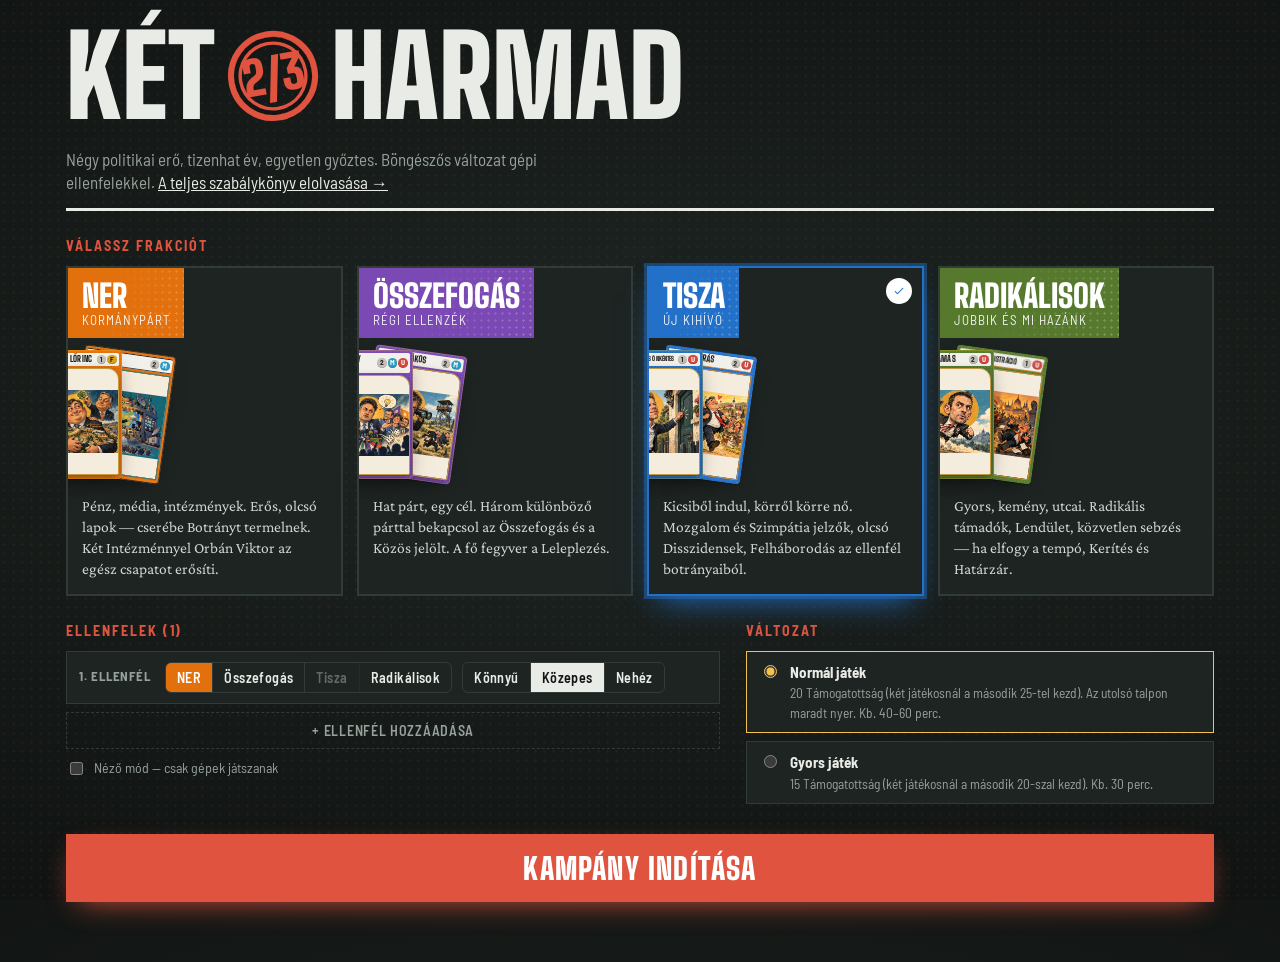
<file: game/index.html>
<!doctype html>
<html lang="hu">
<head>
<meta charset="utf-8">
<meta name="viewport" content="width=device-width,initial-scale=1">
<title>Kétharmad — játék</title>
<link rel="preconnect" href="https://fonts.googleapis.com">
<link rel="preconnect" href="https://fonts.gstatic.com" crossorigin>
<link rel="stylesheet" href="https://fonts.googleapis.com/css2?family=Big+Shoulders+Display:wght@600;800;900&family=Barlow+Semi+Condensed:wght@500;600;700&family=Crimson+Pro:ital,wght@0,400;0,600;1,400&display=swap">
<link rel="stylesheet" href="https://fonts.googleapis.com/css2?family=Material+Symbols+Outlined:opsz,wght,FILL,GRAD@48,300,0,0&display=block">
<link rel="stylesheet" href="style.css">
<link rel="stylesheet" href="art-v2.css">
</head>
<body>
<script src="cards.js"></script>
<script src="art.js"></script>
<script src="art-v2.js"></script>
<script src="engine.js"></script>
<script src="ai.js"></script>
<script src="ui.js"></script>
</body>
</html>
</file>
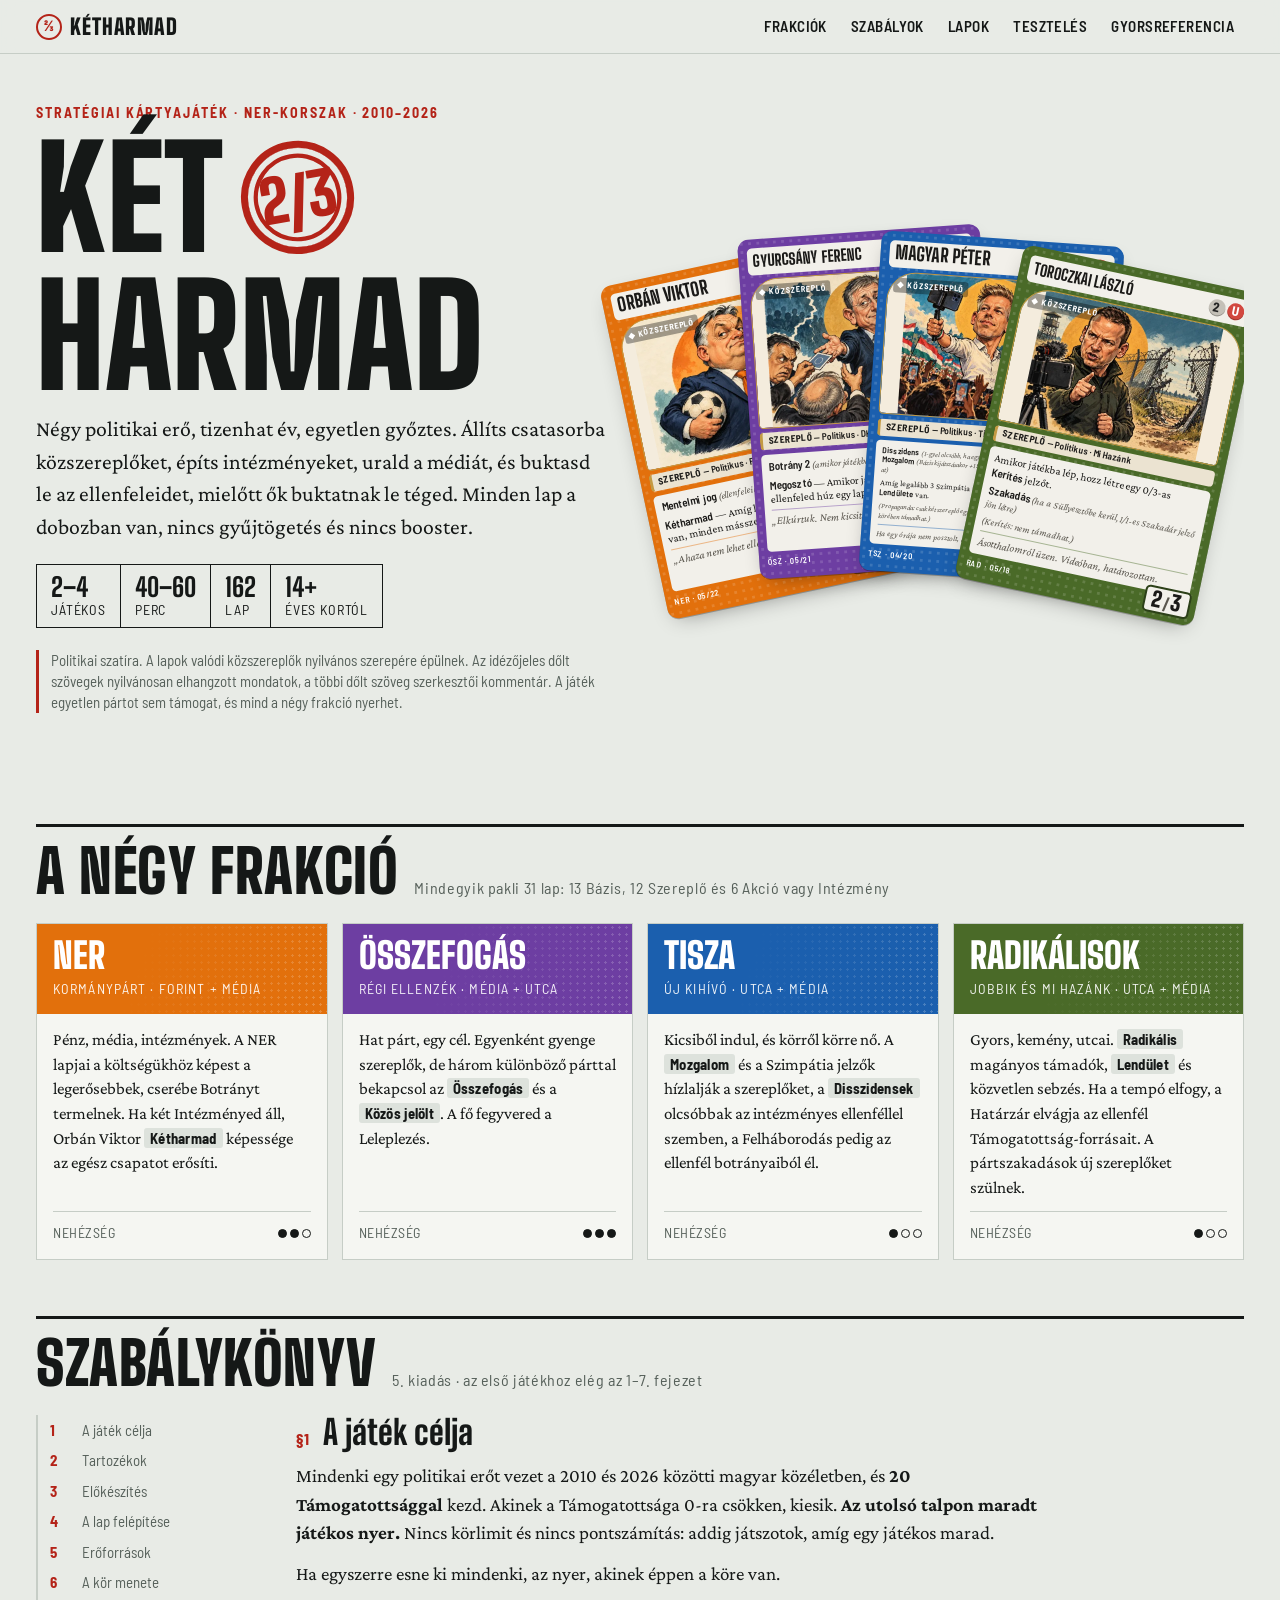
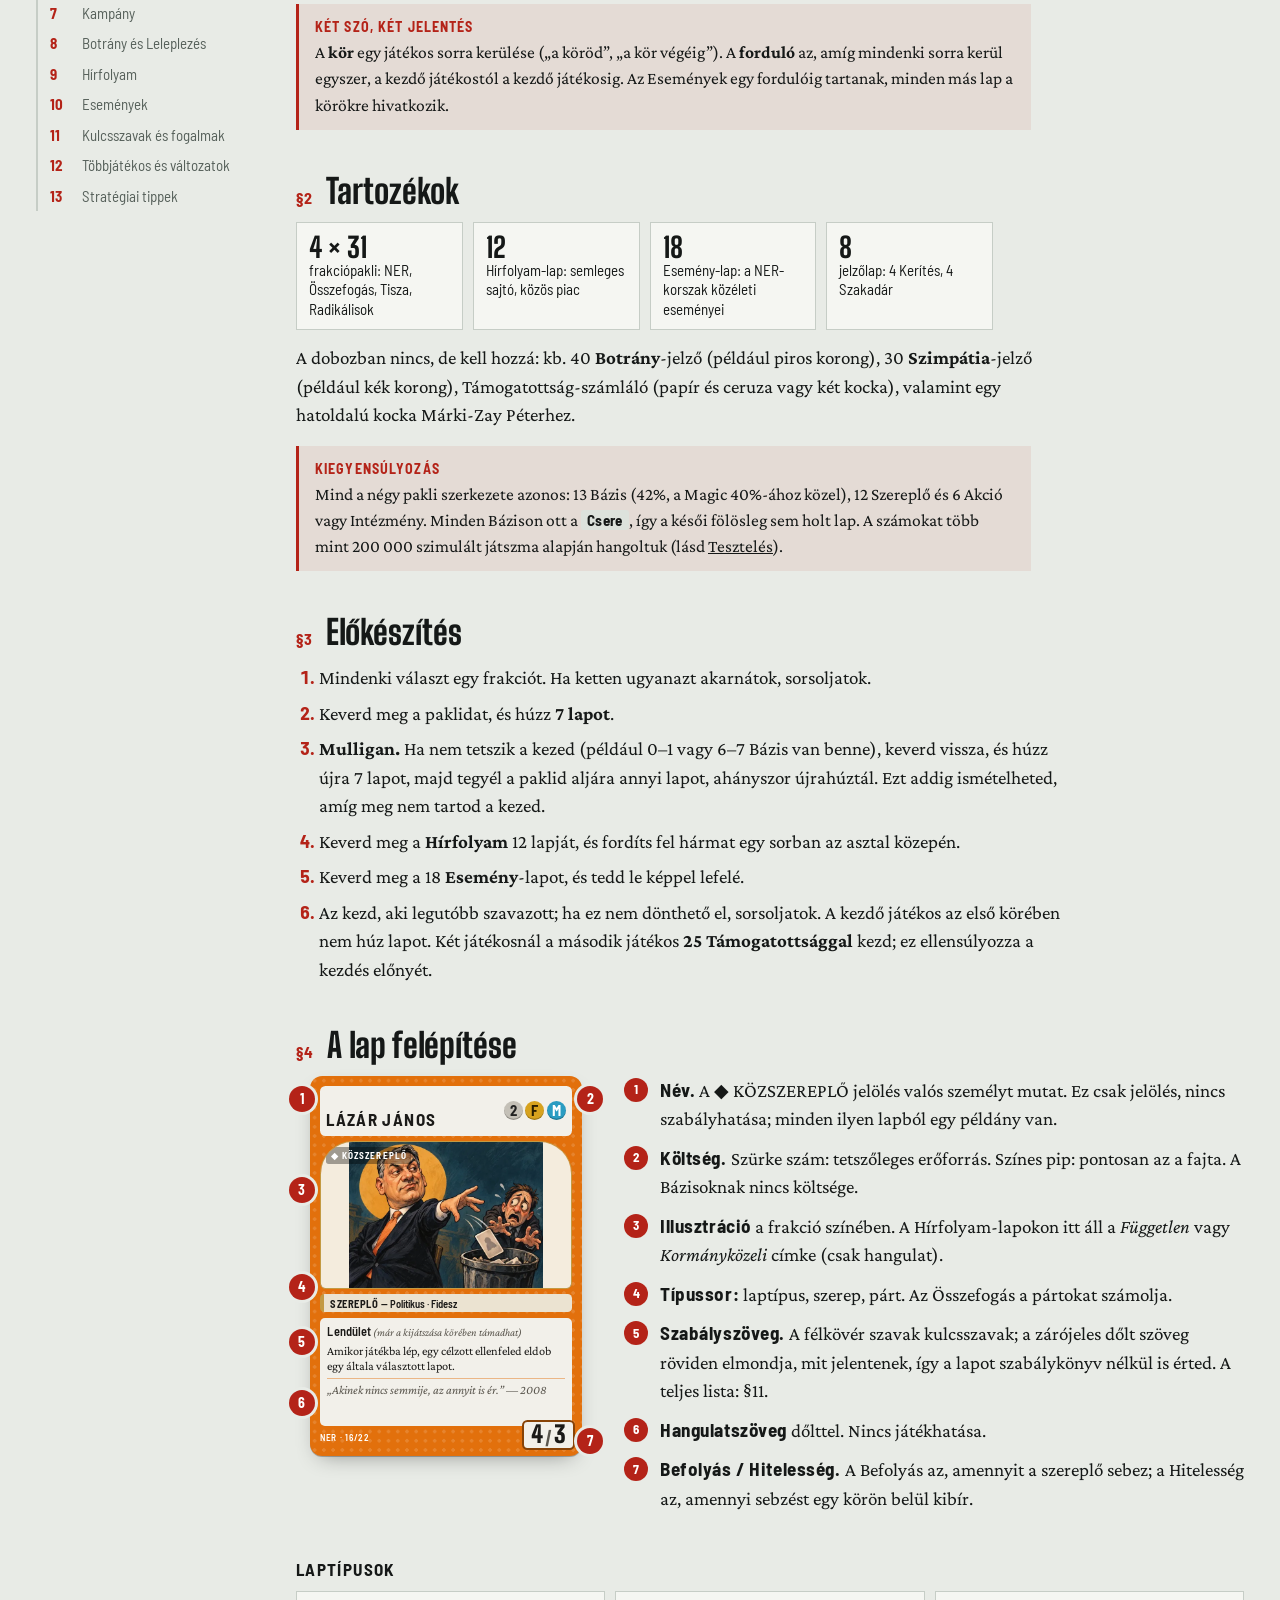
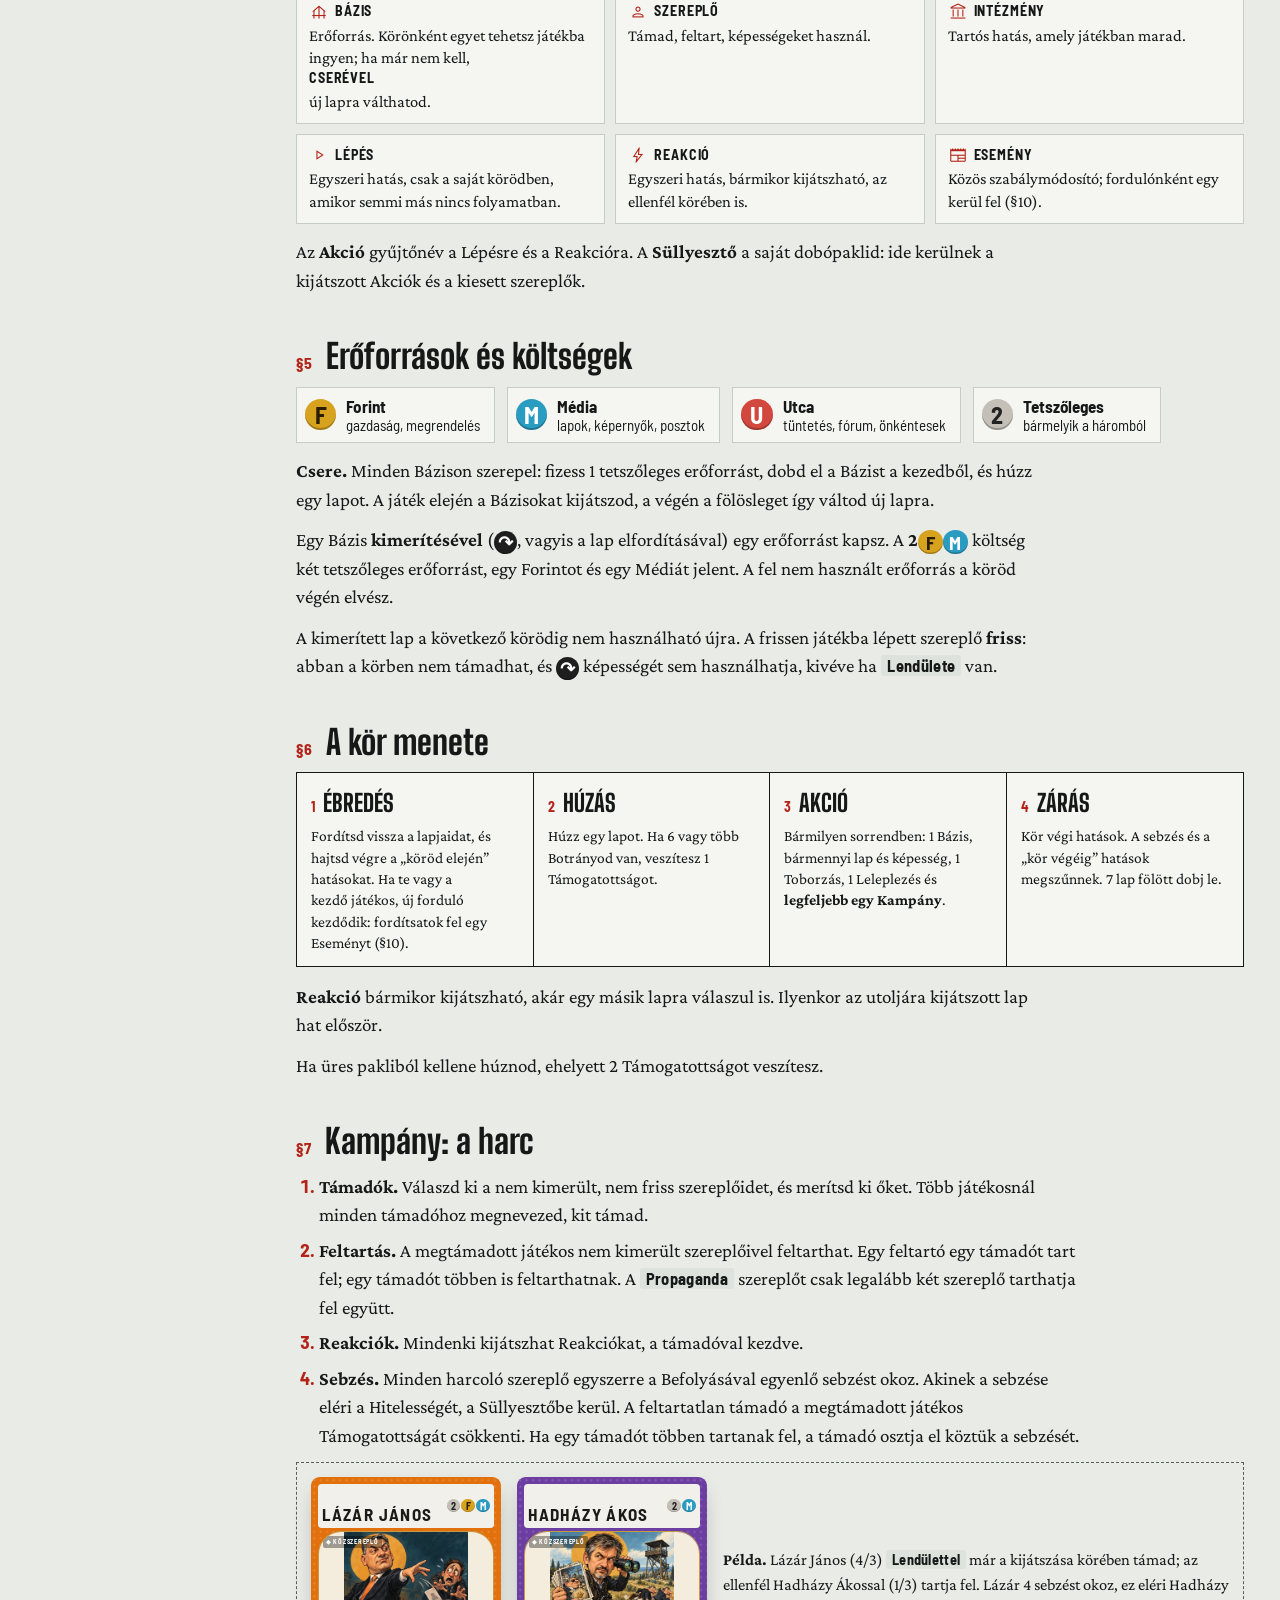
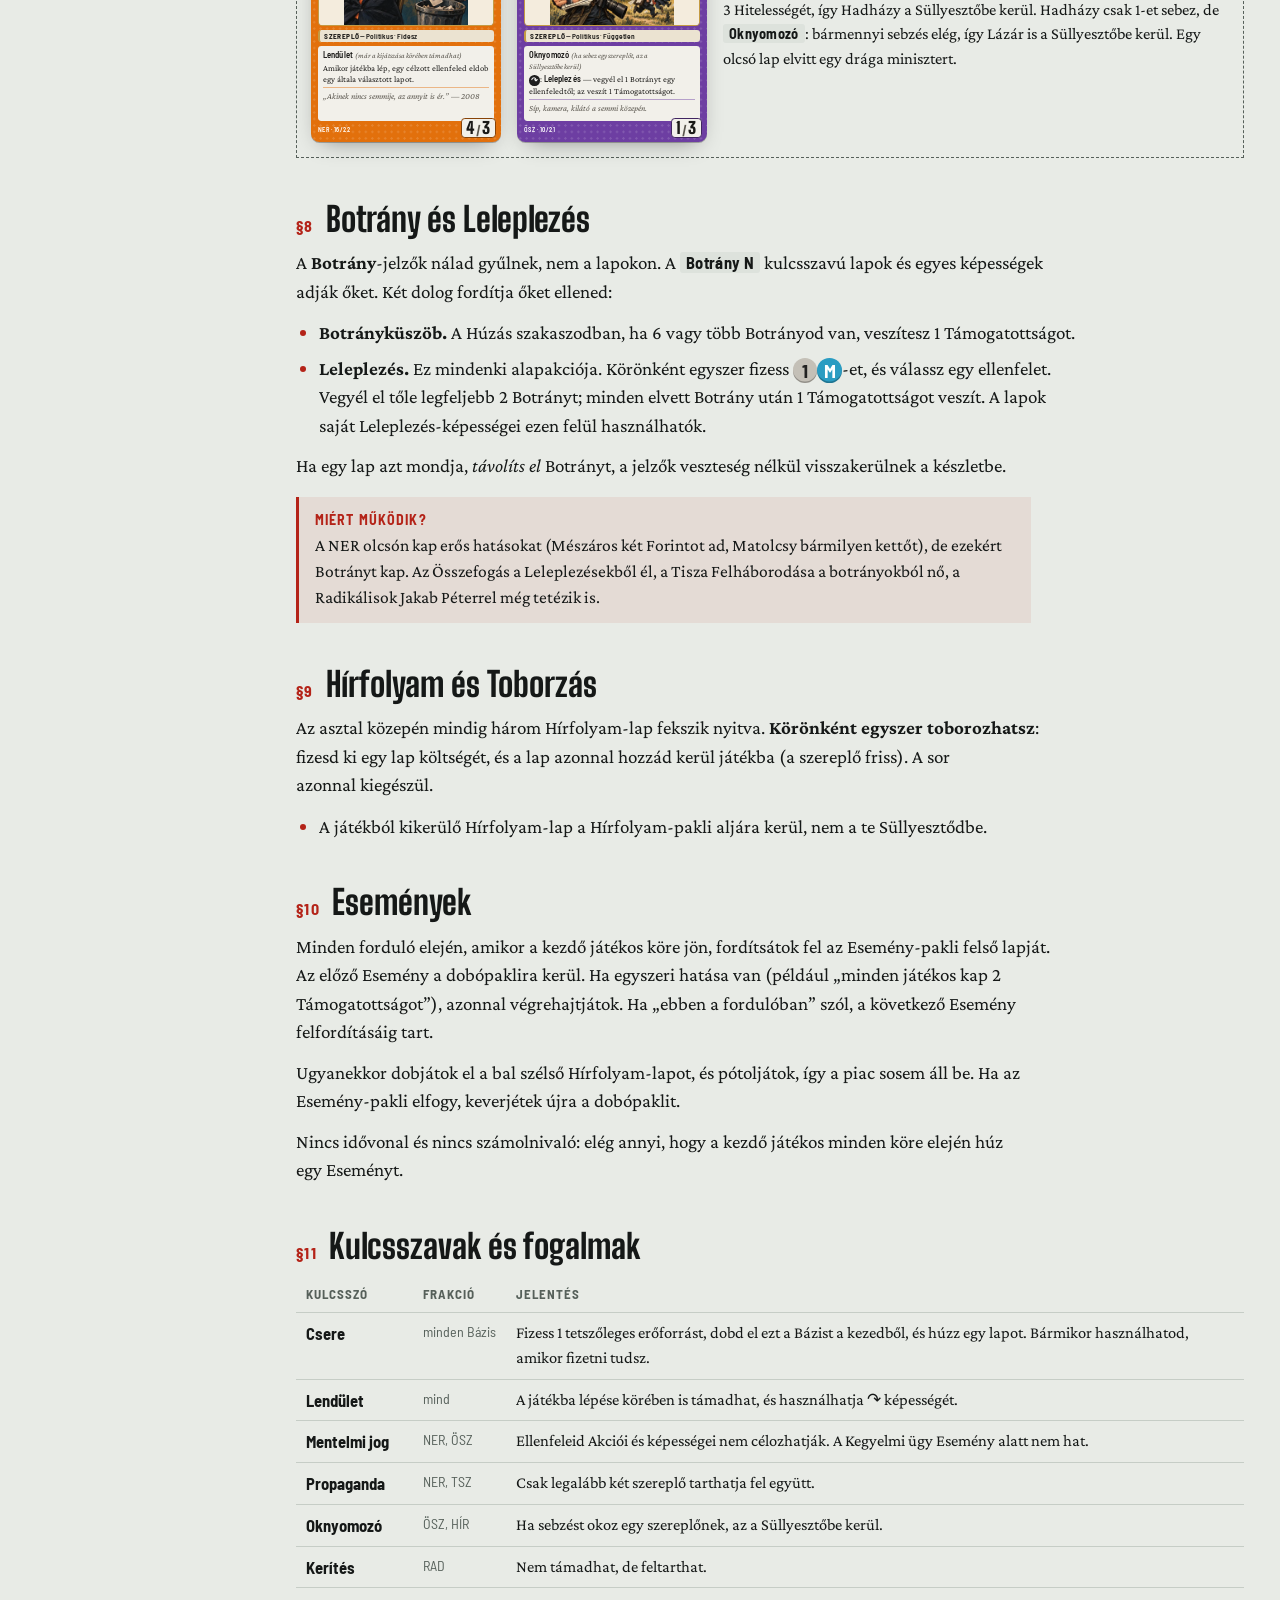
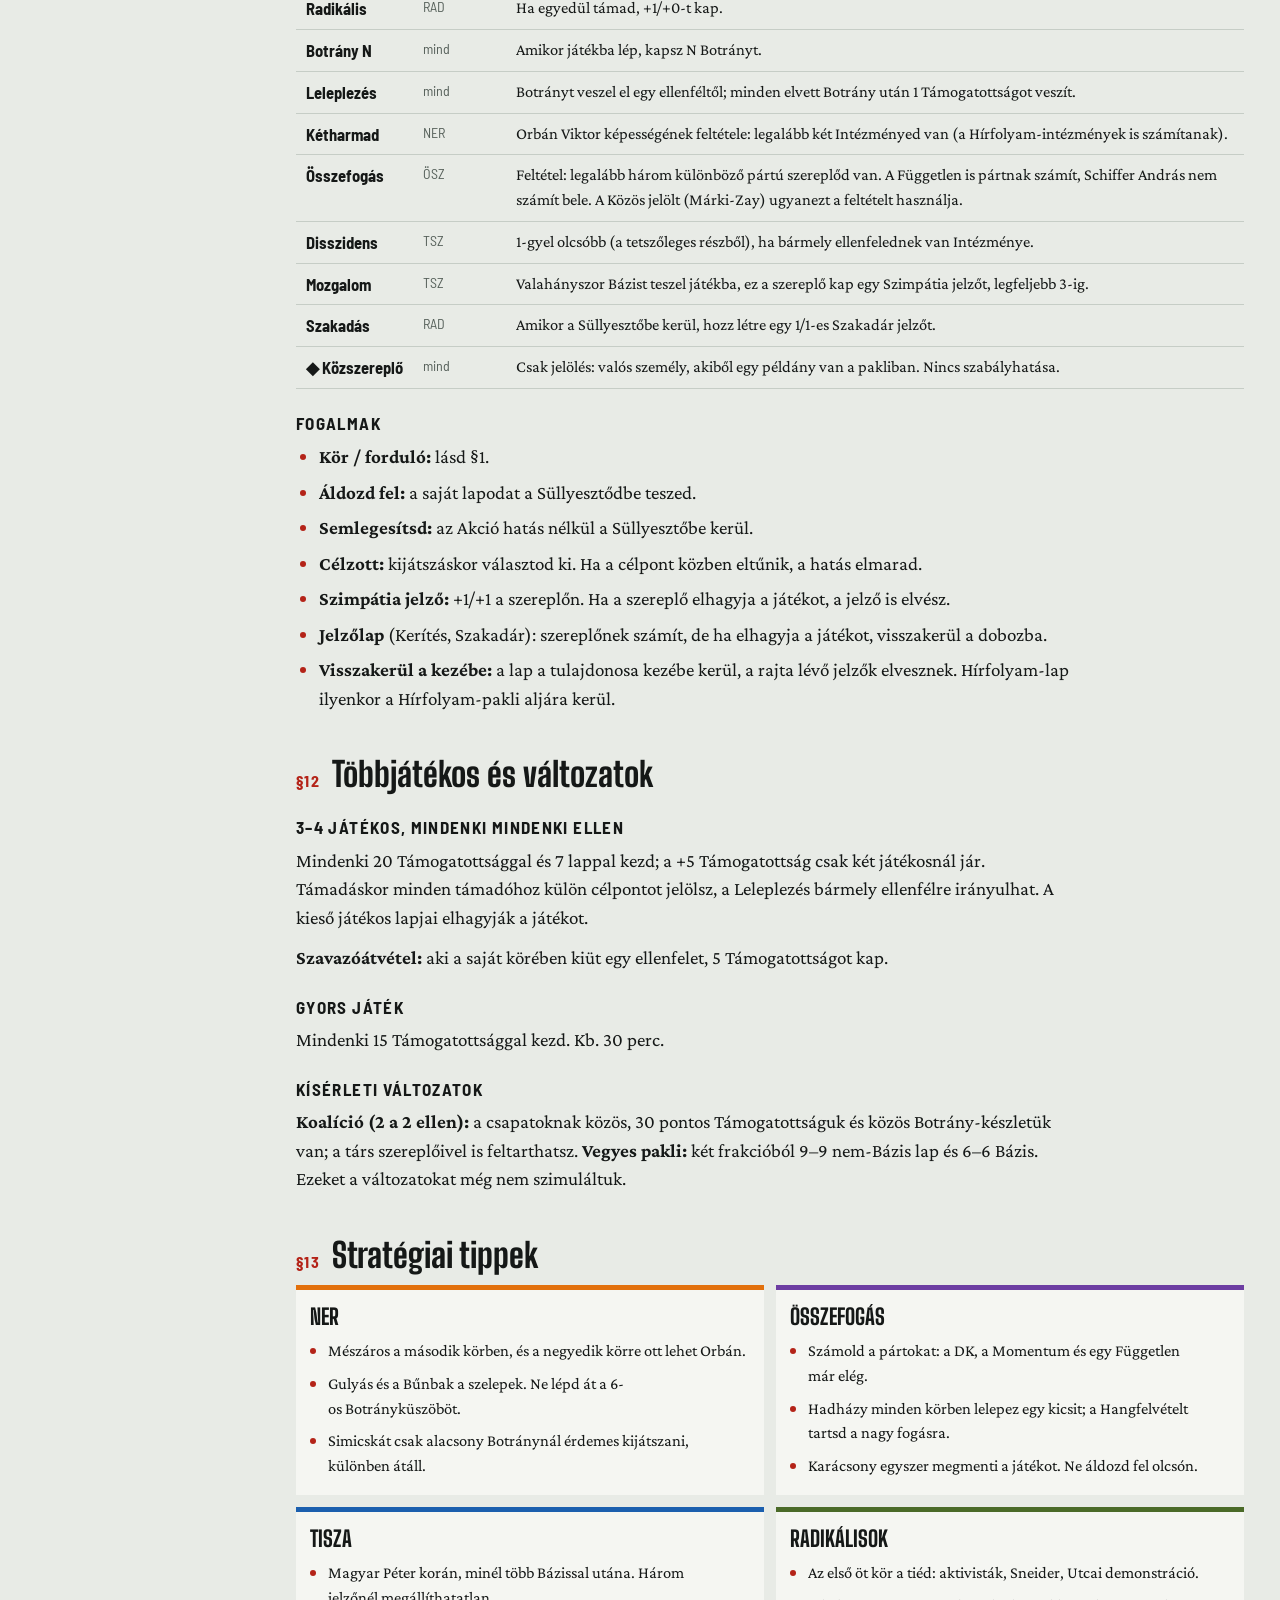
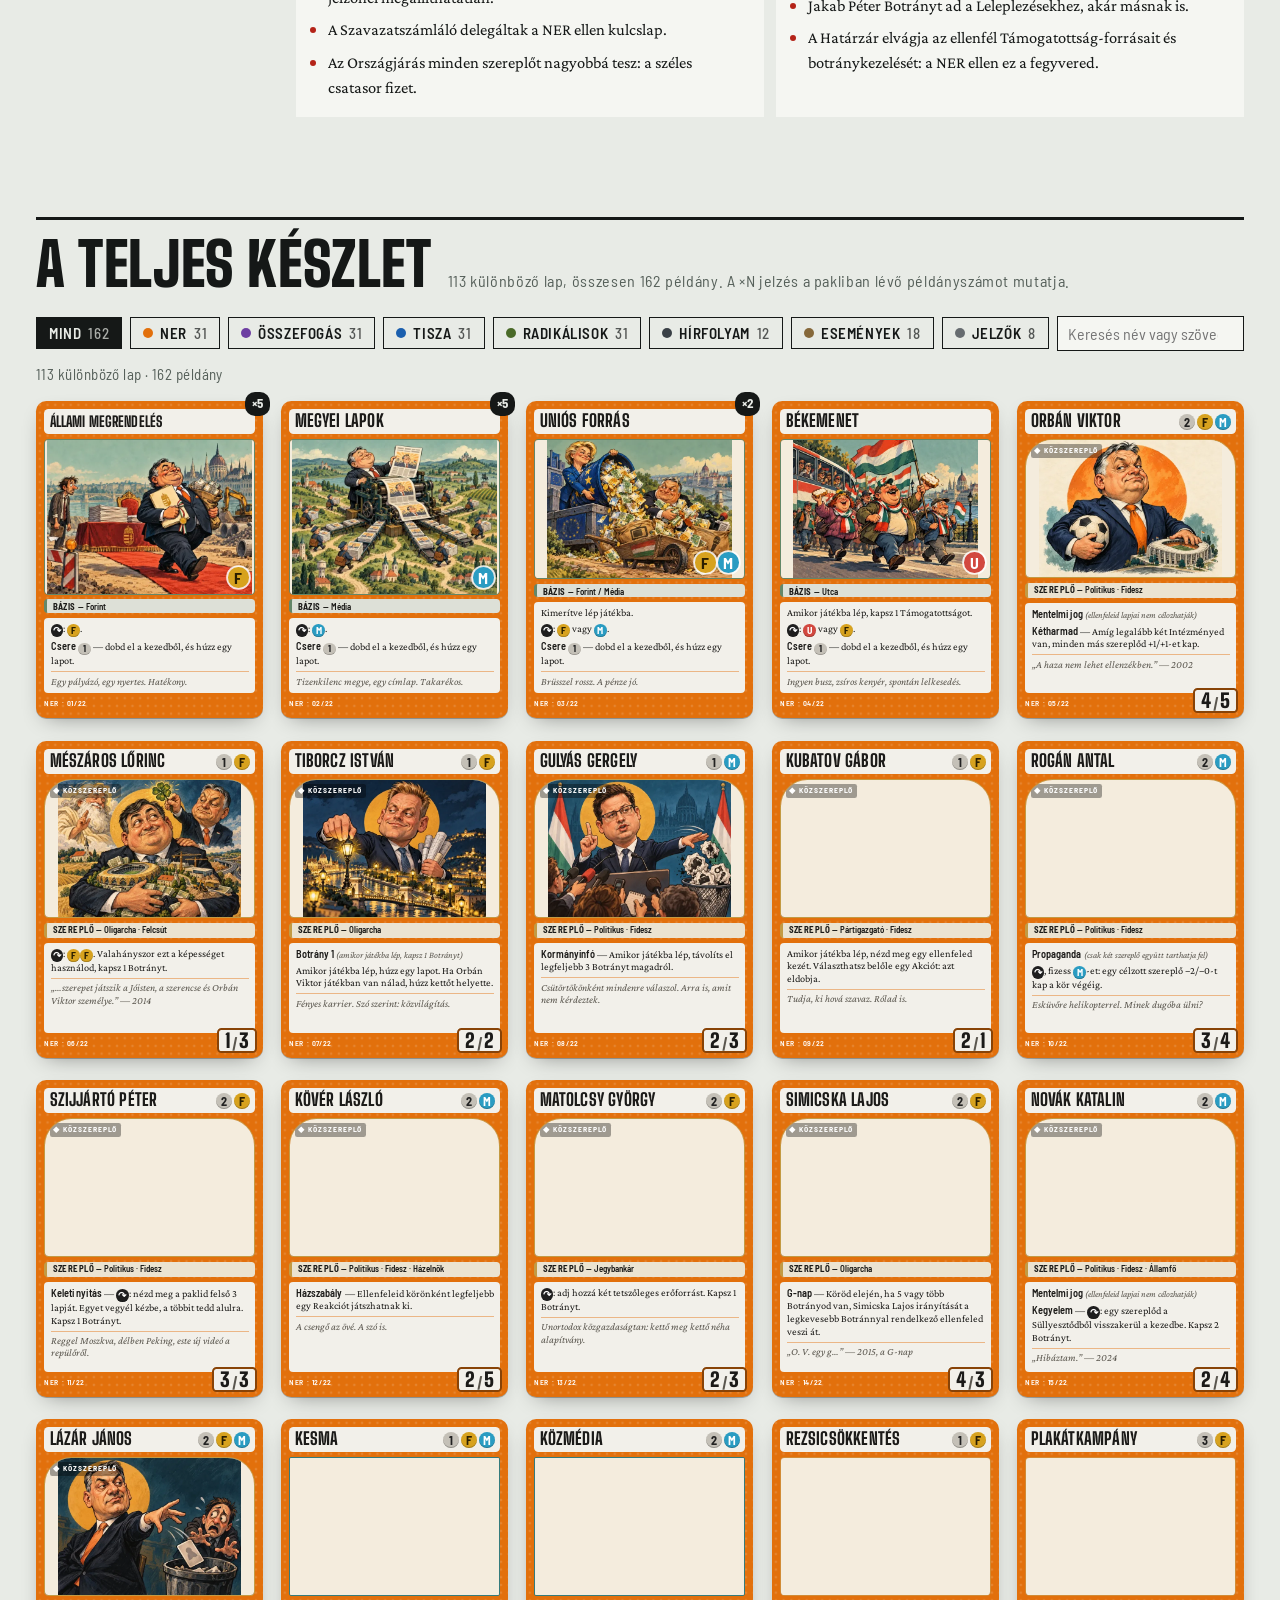
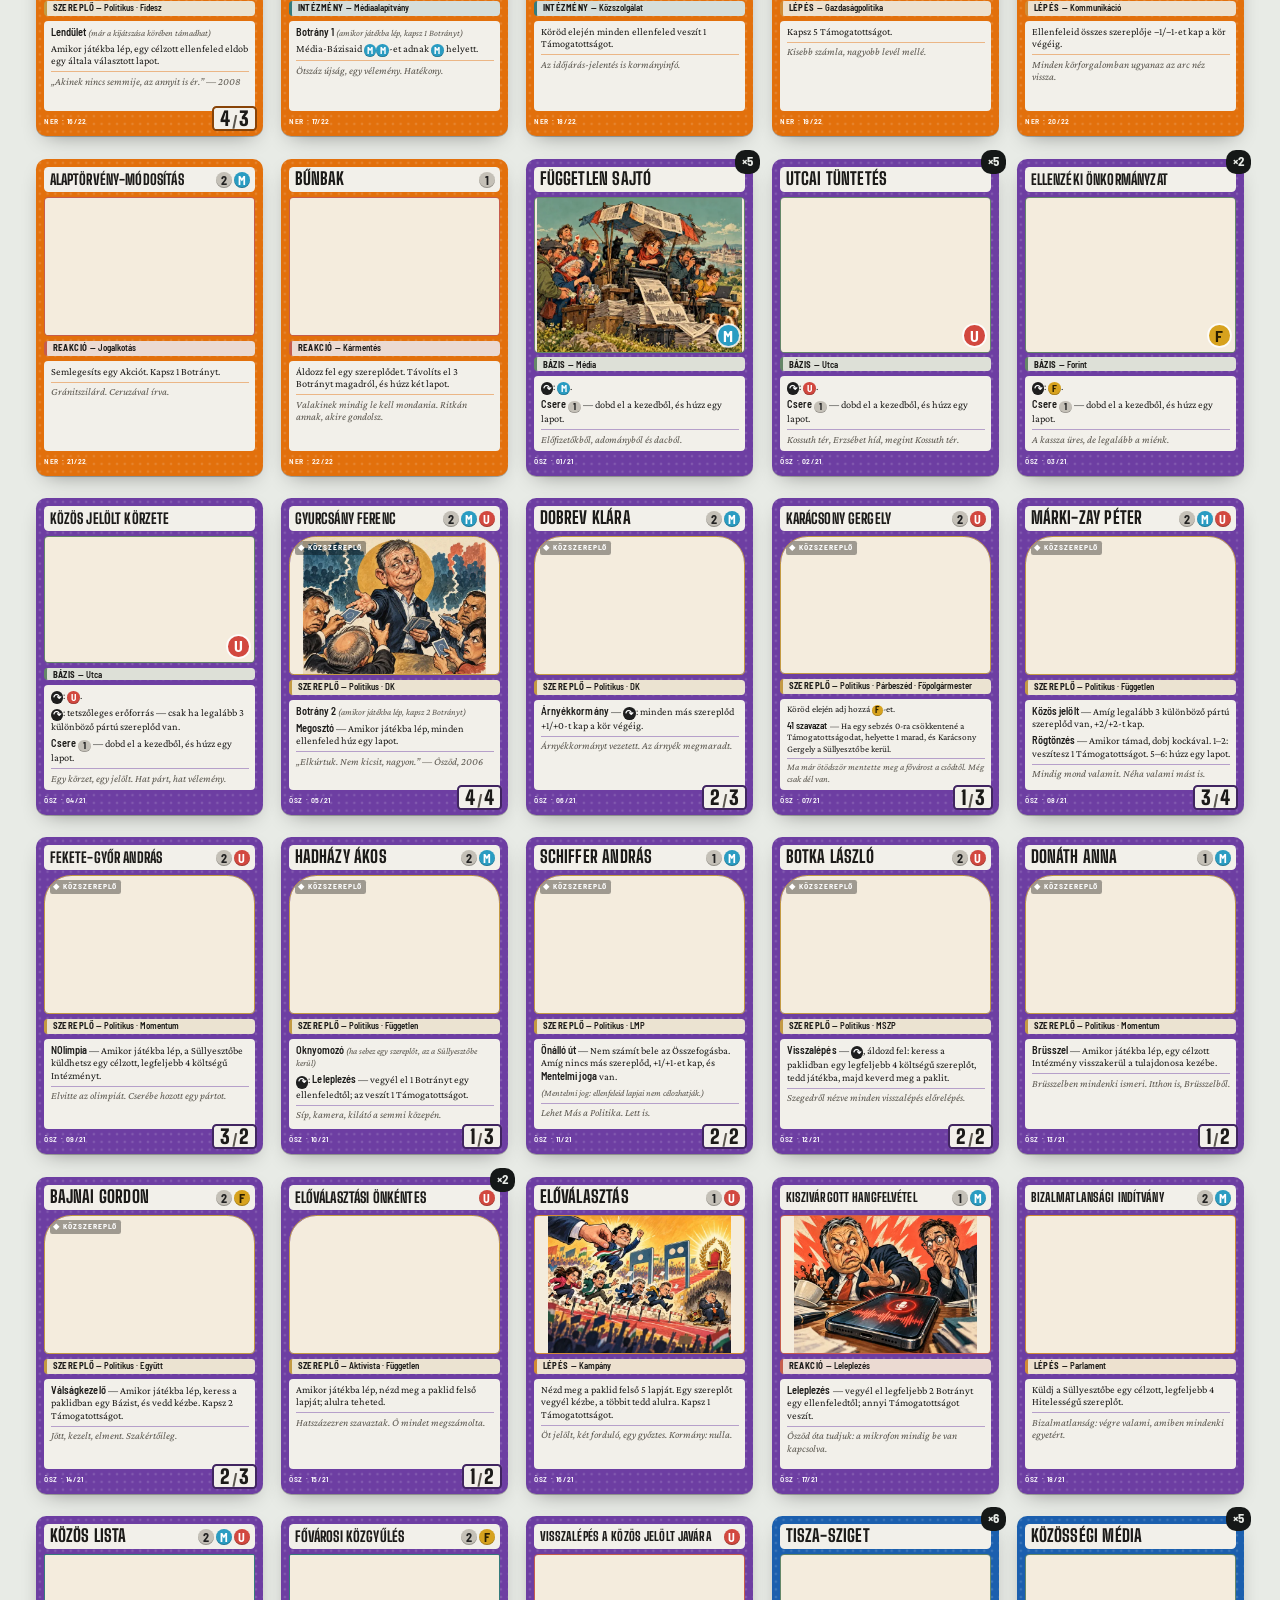
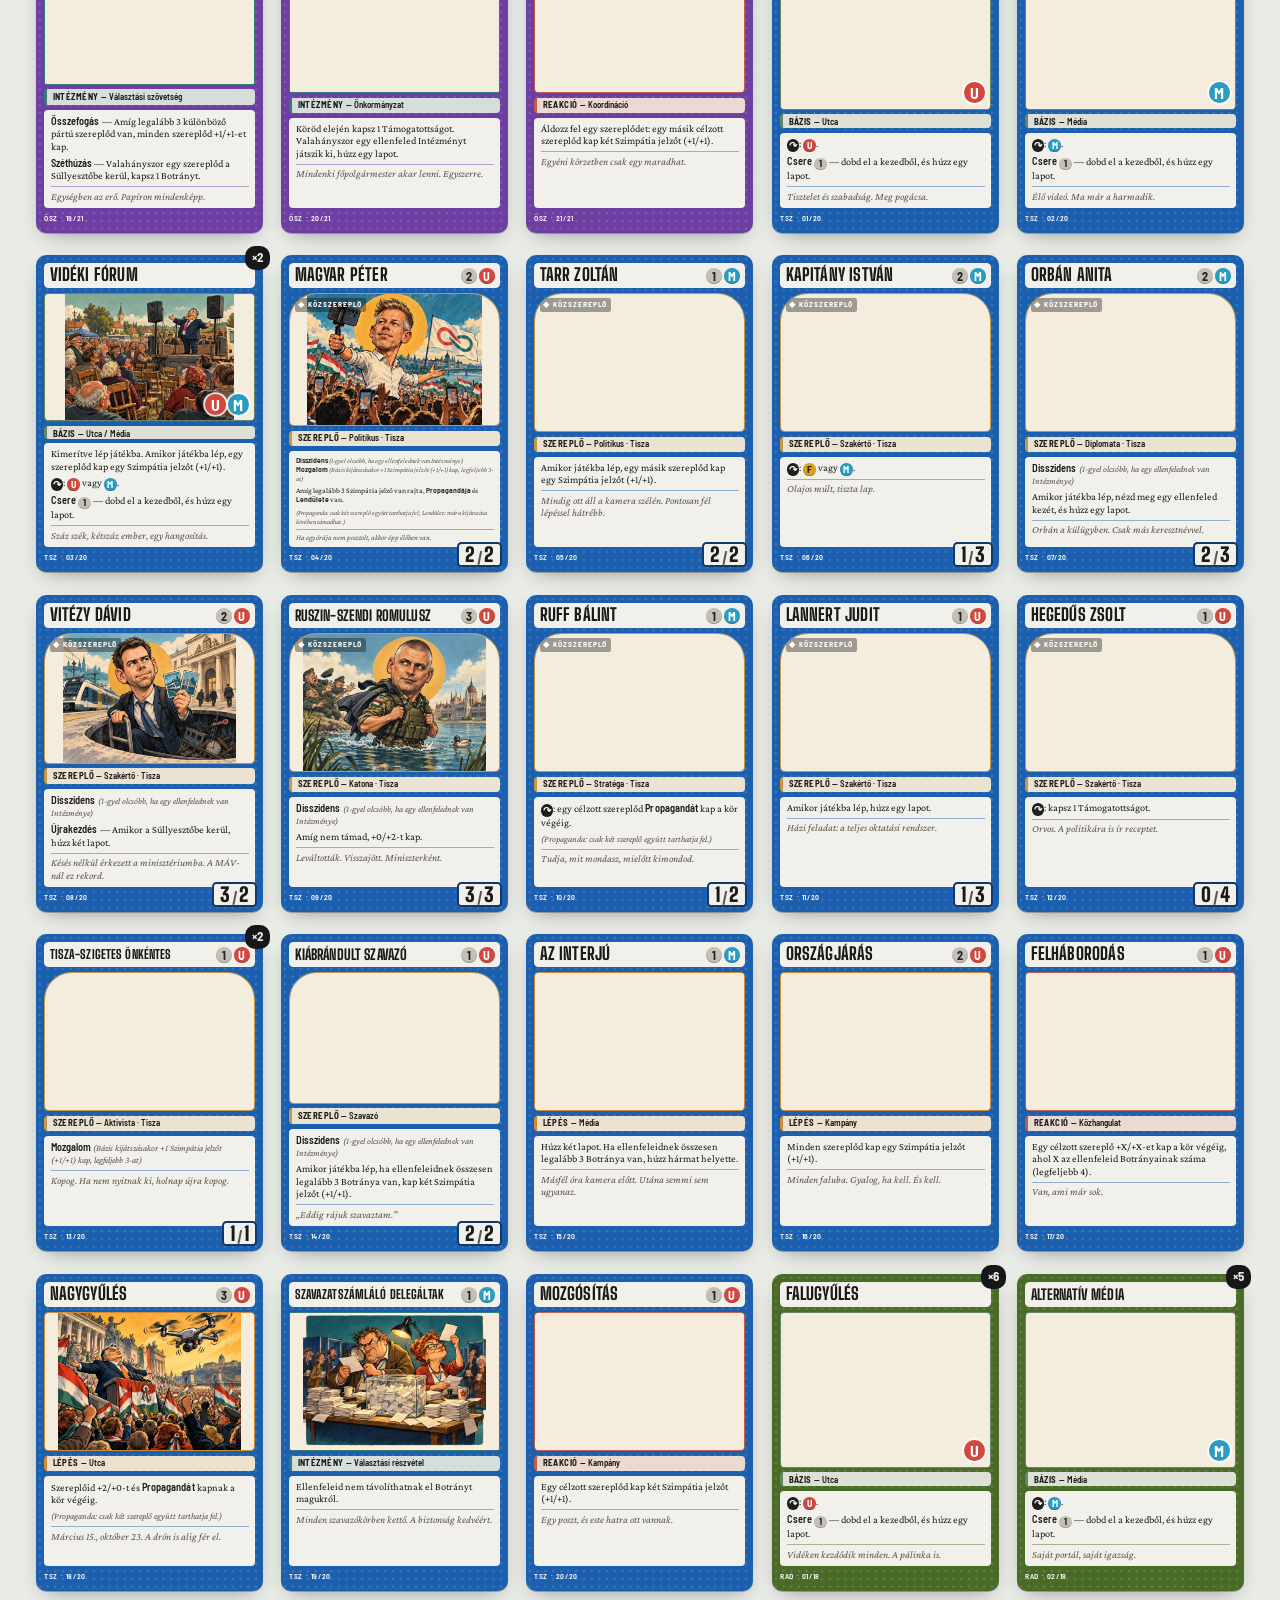
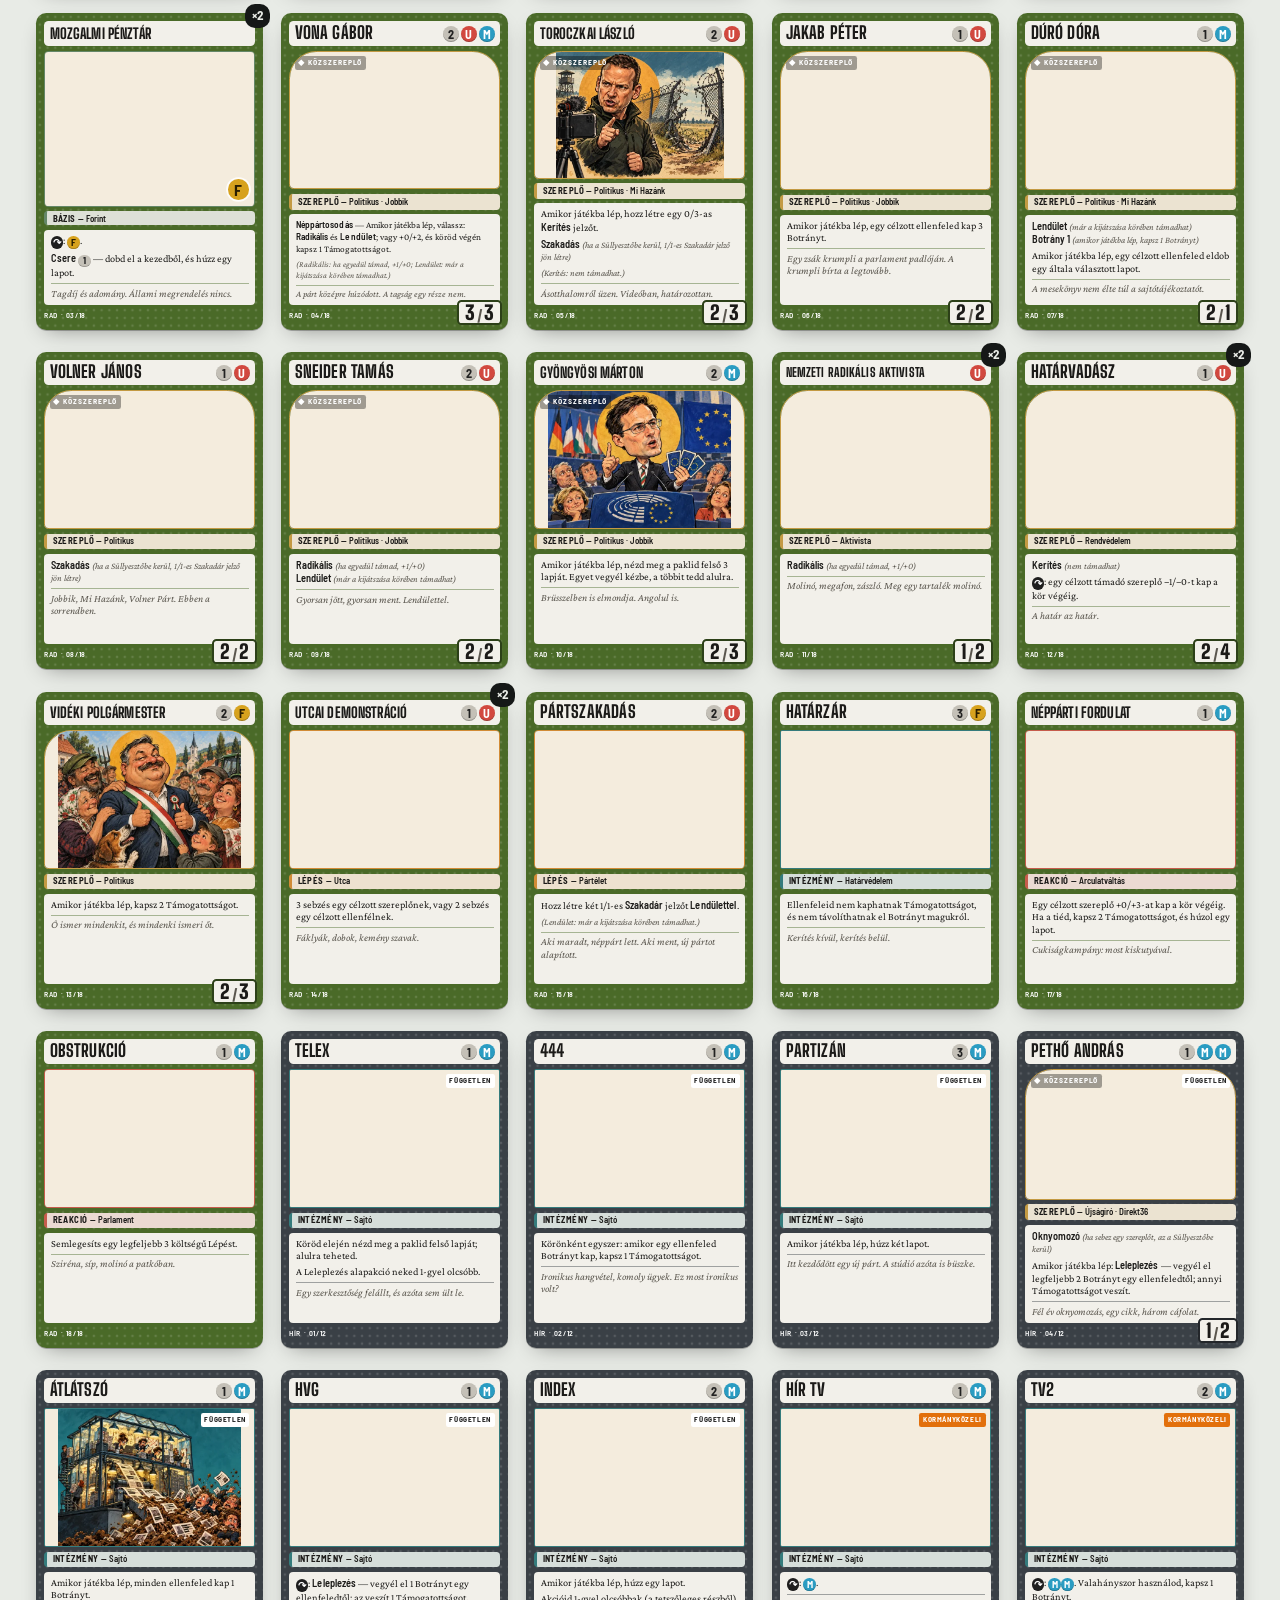
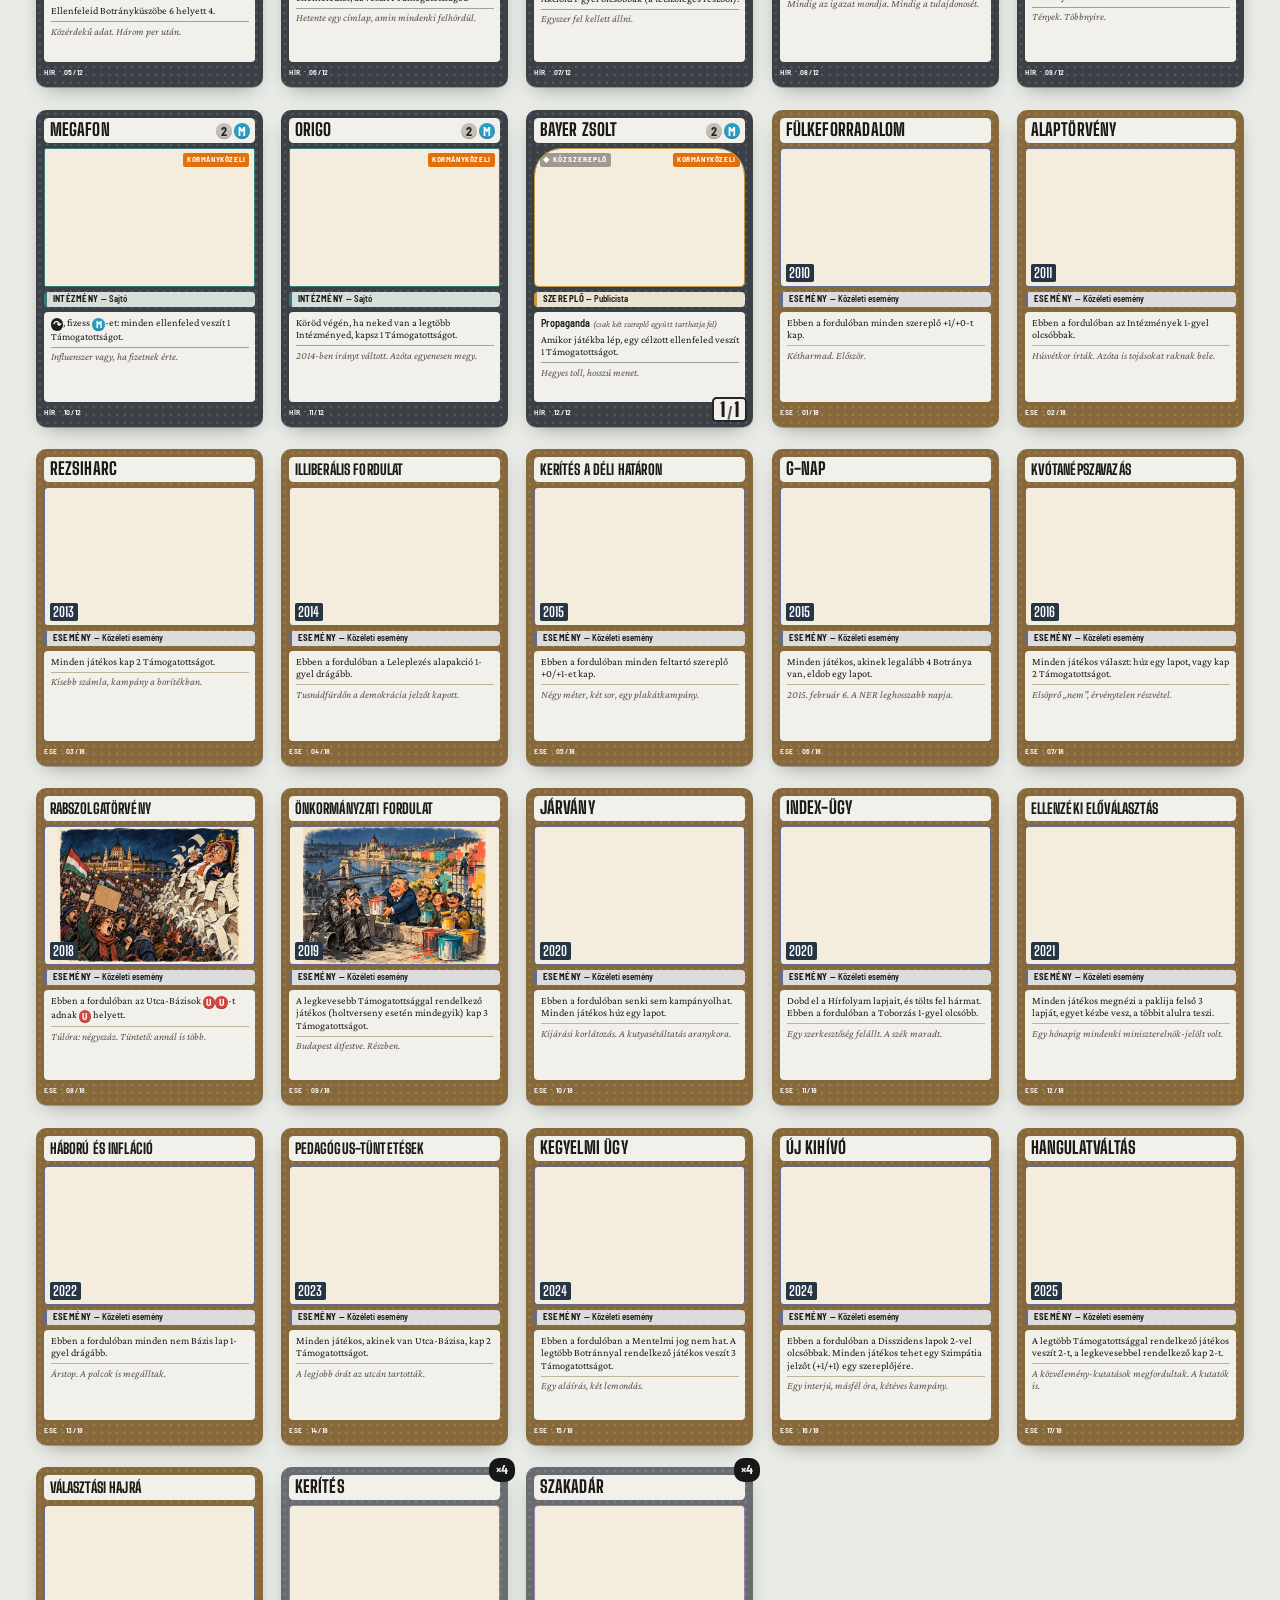
<file: Kétharmad.html>
<!doctype html><html><head><meta charset=utf8><meta name=viewport content="width=device-width,initial-scale=1,viewport-fit=cover"><style>:root{color-scheme:light;box-sizing:border-box;padding-top:env(safe-area-inset-top,0px);padding-bottom:env(safe-area-inset-bottom,0px)}html{scroll-padding-top:env(safe-area-inset-top,0px)}body{margin:0;padding:0;font:14px -apple-system,BlinkMacSystemFont,sans-serif;background:#fff;color:#000}img{max-width:100%}[hidden]:not([hidden=until-found i]){display:none!important}</style>
<link rel="stylesheet" href="game/art-v2.css"></head><body>
<title>Kétharmad</title>
<link rel="preconnect" href="https://fonts.googleapis.com">
<link rel="preconnect" href="https://fonts.gstatic.com" crossorigin>
<link rel="stylesheet" href="https://fonts.googleapis.com/css2?family=Big+Shoulders+Display:wght@600;800;900&family=Barlow+Semi+Condensed:wght@500;600;700&family=Crimson+Pro:ital,wght@0,400;0,600;1,400&display=swap">
<link rel="stylesheet" href="https://fonts.googleapis.com/css2?family=Material+Symbols+Outlined:opsz,wght,FILL,GRAD@48,300,0,0&display=block">
<style>
/* Layout: ballot-paper rulebook — sticky TOC rail + reading column; cards as printed objects in a gallery. */
:root{
  --paper:#E8EBE6; --panel:#F5F6F2; --ink:#151817; --muted:#56605A; --line:#C6CDC6;
  --stamp:#B42318; --stamp-soft:#B4231814; --chip:#DDE2DC;
  --ner:#E2700C; --osz:#6D3EA2; --tis:#1B5FAE; --rad:#4A6A28; --saj:#3A4046; --kor:#86683A; --jel:#676C70;
  --face:#F2F0EA; --face-ink:#1B1A18; --face-muted:#5A564E;
  --pip-f:#D7A21E; --pip-m:#2A9CC2; --pip-u:#D2483F; --pip-g:#C4C0B7;
  --display:"Big Shoulders Display","Arial Narrow",Impact,sans-serif;
  --text:"Crimson Pro",Georgia,"Times New Roman",serif;
  --ui:"Barlow Semi Condensed","Arial Narrow",Arial,sans-serif;
}
@media (prefers-color-scheme: dark){:root:not([data-theme="light"]){
  --paper:#111413; --panel:#191D1B; --ink:#E6E9E4; --muted:#9BA49E; --line:#2B322E;
  --stamp:#E8604F; --stamp-soft:#E8604F1A; --chip:#232926; color-scheme:dark}}
:root[data-theme="dark"]{
  --paper:#111413; --panel:#191D1B; --ink:#E6E9E4; --muted:#9BA49E; --line:#2B322E;
  --stamp:#E8604F; --stamp-soft:#E8604F1A; --chip:#232926; color-scheme:dark}

*{box-sizing:border-box}
html{scroll-behavior:smooth}
@media (prefers-reduced-motion:reduce){html{scroll-behavior:auto}*{transition:none!important;animation:none!important}}
body{background:var(--paper);color:var(--ink);font-family:var(--text);font-size:19px;line-height:1.5;margin:0}
.msym{font-family:"Material Symbols Outlined";font-weight:300;font-style:normal;line-height:1;letter-spacing:normal;text-transform:none;white-space:nowrap;direction:ltr;-webkit-font-feature-settings:"liga";font-feature-settings:"liga";-webkit-font-smoothing:antialiased;display:inline-block;overflow:hidden}
a{color:inherit}
:focus-visible{outline:3px solid var(--stamp);outline-offset:2px}

/* ── top bar ── */
.bar{position:sticky;top:env(safe-area-inset-top,0px);z-index:20;background:color-mix(in srgb,var(--paper) 88%,transparent);backdrop-filter:blur(8px);border-bottom:1px solid var(--line)}
.bar-in{max-width:1240px;margin:0 auto;padding:10px 16px;display:flex;gap:18px;align-items:center;justify-content:space-between}
.brand{font-family:var(--display);font-weight:900;font-size:22px;letter-spacing:.04em;text-decoration:none;display:flex;align-items:center;gap:8px}
.brand .mini-stamp{width:26px;height:26px;border:2.5px solid var(--stamp);border-radius:50%;display:grid;place-items:center;color:var(--stamp);font-size:13px;font-weight:900}
.bar nav{display:flex;gap:4px;flex-wrap:wrap;justify-content:flex-end}
.bar nav a{font-family:var(--ui);font-weight:600;font-size:15px;text-decoration:none;padding:5px 10px;border-radius:4px;letter-spacing:.03em;text-transform:uppercase}
.bar nav a:hover{background:var(--chip)}
@media (max-width:640px){.bar nav a{font-size:13px;padding:4px 6px}.brand{font-size:18px}}

.wrap{max-width:1240px;margin:0 auto;padding-inline:16px}

/* ── hero ── */
.hero{overflow-x:clip;padding-block:48px 40px;display:grid;grid-template-columns:minmax(0,1fr) minmax(0,1.05fr);gap:32px;align-items:center}
@media (max-width:900px){.hero{grid-template-columns:minmax(0,1fr);padding-block:28px 24px}}
.eyebrow{font-family:var(--ui);font-weight:700;font-size:14px;letter-spacing:.14em;text-transform:uppercase;color:var(--stamp)}
.title{font-family:var(--display);font-weight:900;font-size:clamp(64px,11vw,148px);line-height:.86;letter-spacing:.005em;margin:.1em 0 .12em;display:flex;align-items:center;gap:.12em;flex-wrap:wrap}
.stamp{flex:none;width:.8em;height:.8em;border:.055em solid var(--stamp);border-radius:50%;display:grid;place-items:center;color:var(--stamp);transform:rotate(-10deg);box-shadow:inset 0 0 0 .04em var(--paper),inset 0 0 0 .07em var(--stamp)}
.stamp b{font-size:.42em;font-weight:900;letter-spacing:-.04em;line-height:1}
.lede{font-size:clamp(19px,1.7vw,23px);max-width:34em;margin:0 0 20px;text-wrap:pretty}
.specs{display:flex;flex-wrap:wrap;gap:0;border:1.5px solid var(--ink);width:fit-content;max-width:100%}
.specs div{padding:8px 14px;border-right:1.5px solid var(--ink);font-family:var(--ui);font-size:14px;letter-spacing:.06em;text-transform:uppercase;line-height:1.15}
.specs div:last-child{border-right:0}
.specs b{display:block;font-family:var(--display);font-size:26px;letter-spacing:0;font-weight:800}
@media (max-width:520px){.specs div{padding:6px 9px;font-size:12px}.specs b{font-size:21px}}
.fan{position:relative;height:clamp(330px,40vw,470px);min-width:0}
.fan .card{position:absolute;width:clamp(170px,19vw,250px);left:50%;top:50%;transition:transform .35s cubic-bezier(.2,.8,.2,1)}
.fan .card:nth-child(1){transform:translate(-128%,-46%) rotate(-12deg)}
.fan .card:nth-child(2){transform:translate(-80%,-54%) rotate(-4deg)}
.fan .card:nth-child(3){transform:translate(-30%,-52%) rotate(4deg)}
.fan .card:nth-child(4){transform:translate(18%,-44%) rotate(12deg)}
.fan:hover .card:nth-child(1){transform:translate(-150%,-46%) rotate(-14deg)}
.fan:hover .card:nth-child(4){transform:translate(40%,-44%) rotate(14deg)}
.fan .card:hover{z-index:5;transform:translate(var(--hx,-50%),-60%) rotate(0) scale(1.04)!important}
@media (max-width:520px){.fan{height:300px}.fan .card{width:150px}}
.disclaimer{margin-top:22px;font-family:var(--ui);font-size:15px;line-height:1.4;color:var(--muted);max-width:44em;border-left:3px solid var(--stamp);padding-left:12px}

/* ── sections ── */
section{scroll-margin-top:70px}
.sec-head{display:flex;align-items:baseline;gap:16px;border-top:3px solid var(--ink);padding-top:14px;margin:56px 0 22px;flex-wrap:wrap}
.sec-head h2{font-family:var(--display);font-weight:900;font-size:clamp(38px,5vw,60px);line-height:1;margin:0;letter-spacing:.01em;text-transform:uppercase}
.sec-head p{margin:0;font-family:var(--ui);color:var(--muted);font-size:16px;letter-spacing:.04em}

/* factions */
.factions{display:grid;grid-template-columns:repeat(4,minmax(0,1fr));gap:14px}
@media (max-width:1000px){.factions{grid-template-columns:repeat(2,minmax(0,1fr))}}
@media (max-width:560px){.factions{grid-template-columns:1fr}}
.fac{background:var(--panel);border:1px solid var(--line);display:flex;flex-direction:column}
.fac-top{background:var(--fc);color:#fff;padding:14px 16px 12px;position:relative;overflow:hidden}
.fac-top::after{content:"";position:absolute;inset:0;background-image:radial-gradient(rgba(255,255,255,.22) 1.1px,transparent 1.4px);background-size:7px 7px;mask-image:linear-gradient(110deg,transparent 35%,#000)}
.fac-top h3{font-family:var(--display);font-weight:900;font-size:36px;line-height:1;margin:0;text-transform:uppercase;position:relative;z-index:1}
.fac-top span{font-family:var(--ui);font-size:14px;letter-spacing:.08em;text-transform:uppercase;position:relative;z-index:1;opacity:.92}
.fac-body{padding:14px 16px 16px;display:flex;flex-direction:column;gap:10px;flex:1}
.fac-body p{margin:0;font-size:17px;line-height:1.45}
.fac-meta{margin-top:auto;display:flex;justify-content:space-between;align-items:center;font-family:var(--ui);font-size:14px;color:var(--muted);letter-spacing:.04em;text-transform:uppercase;border-top:1px solid var(--line);padding-top:10px;gap:8px;flex-wrap:wrap}
.dots i{display:inline-block;width:9px;height:9px;border-radius:50%;border:1.5px solid var(--ink);margin-left:3px}
.dots i.on{background:var(--ink)}

/* rulebook */
.rules{display:grid;grid-template-columns:220px minmax(0,1fr);gap:40px;align-items:start}
@media (max-width:900px){.rules{grid-template-columns:minmax(0,1fr);gap:10px}}
.toc{position:sticky;top:76px;font-family:var(--ui);font-size:15px;border-left:2px solid var(--line)}
.toc a{display:flex;gap:8px;text-decoration:none;padding:4px 0 4px 12px;color:var(--muted);margin-left:-2px;border-left:2px solid transparent}
.toc a:hover{color:var(--ink);border-left-color:var(--stamp)}
.toc a b{font-weight:700;color:var(--stamp);min-width:1.6em}
@media (max-width:900px){.toc{position:static;display:flex;flex-wrap:wrap;border:0;gap:4px}.toc a{border:1px solid var(--line);padding:3px 8px;margin:0;border-radius:3px}}
.ch{margin-bottom:44px;min-width:0}
.ch h3{font-family:var(--display);font-weight:800;font-size:34px;line-height:1.05;margin:0 0 12px;display:flex;gap:12px;align-items:baseline;text-wrap:balance}
.ch h3 small{font-family:var(--ui);font-weight:700;font-size:16px;color:var(--stamp);letter-spacing:.08em}
.ch h4{font-family:var(--ui);font-weight:700;font-size:17px;letter-spacing:.08em;text-transform:uppercase;margin:22px 0 6px}
.ch p,.ch li{max-width:40em;text-wrap:pretty}
.ch p{margin:0 0 12px}
.ch ul,.ch ol{padding-left:1.2em;margin:0 0 12px}
.ch li{margin-bottom:6px}
.ch li::marker{color:var(--stamp);font-family:var(--ui);font-weight:700}
.note{background:var(--stamp-soft);border-left:3px solid var(--stamp);padding:12px 16px;margin:16px 0;max-width:42em;font-size:17.5px}
.note b:first-child{font-family:var(--ui);letter-spacing:.08em;text-transform:uppercase;font-size:14px;color:var(--stamp);display:block;margin-bottom:2px}
kbd,.kw{font-family:var(--ui);font-weight:700;font-size:.86em;letter-spacing:.02em;background:var(--chip);padding:1px 6px;border-radius:3px;white-space:nowrap}

.win{display:grid;grid-template-columns:repeat(2,minmax(0,1fr));gap:14px;max-width:46em;margin:6px 0 10px}
@media (max-width:600px){.win{grid-template-columns:1fr}}
.win div{border:1.5px solid var(--ink);padding:12px 14px;background:var(--panel)}
.win h5{margin:0 0 4px;font-family:var(--display);font-weight:800;font-size:26px;text-transform:uppercase}
.win p{margin:0;font-size:17px}

.parts{display:grid;grid-template-columns:repeat(auto-fill,minmax(160px,1fr));gap:10px;max-width:46em;margin:8px 0 14px}
.parts div{background:var(--panel);border:1px solid var(--line);padding:10px 12px;font-family:var(--ui);font-size:15px;line-height:1.3}
.parts b{display:block;font-family:var(--display);font-size:28px;font-weight:800;line-height:1}

.anatomy{display:grid;grid-template-columns:minmax(0,300px) minmax(0,1fr);gap:28px;align-items:start;margin:10px 0 16px}
@media (max-width:700px){.anatomy{grid-template-columns:1fr}.anatomy .an-card{max-width:270px}}
.an-card{position:relative;margin-inline:14px}
.an-card .callout{position:absolute;width:26px;height:26px;border-radius:50%;background:var(--stamp);color:#fff;font-family:var(--ui);font-weight:700;font-size:14px;display:grid;place-items:center;box-shadow:0 0 0 3px var(--paper);z-index:3}
.an-list{list-style:none;padding:0!important;margin:0;counter-reset:an}
.an-list li{display:grid;grid-template-columns:30px minmax(0,1fr);gap:6px;margin-bottom:10px;max-width:none}
.an-list li::before{counter-increment:an;content:counter(an);width:24px;height:24px;border-radius:50%;background:var(--stamp);color:#fff;font-family:var(--ui);font-weight:700;font-size:13px;display:grid;place-items:center;margin-top:2px}
.an-list b{font-family:var(--ui);letter-spacing:.03em}

.types{display:grid;grid-template-columns:repeat(auto-fill,minmax(230px,1fr));gap:10px;margin:8px 0 14px}
.types div{border:1px solid var(--line);background:var(--panel);padding:10px 12px;font-size:16.5px;line-height:1.35}
.types b{font-family:var(--ui);text-transform:uppercase;letter-spacing:.06em;font-size:14px;display:flex;align-items:center;gap:6px;margin-bottom:3px}
.types .msym{font-size:20px;color:var(--stamp)}

.res{display:flex;flex-wrap:wrap;gap:12px;margin:8px 0 14px}
.res div{display:flex;align-items:center;gap:10px;border:1px solid var(--line);background:var(--panel);padding:8px 14px 8px 8px;font-family:var(--ui);font-size:15px;line-height:1.2}
.res .pip{font-size:24px}
.res b{display:block;font-size:17px}

.phases{display:grid;grid-template-columns:repeat(4,minmax(0,1fr));gap:0;border:1.5px solid var(--ink);margin:10px 0 16px;counter-reset:ph}
@media (max-width:820px){.phases{grid-template-columns:1fr}}
.phases div{padding:12px 14px;border-right:1.5px solid var(--ink);background:var(--panel);min-width:0}
.phases div:last-child{border-right:0}
@media (max-width:820px){.phases div{border-right:0;border-bottom:1.5px solid var(--ink)}.phases div:last-child{border-bottom:0}}
.phases h5{margin:0 0 4px;font-family:var(--display);font-weight:800;font-size:24px;text-transform:uppercase;display:flex;gap:8px;align-items:baseline}
.phases h5::before{counter-increment:ph;content:counter(ph);font-family:var(--ui);font-size:14px;color:var(--stamp);font-weight:700}
.phases p{margin:0;font-size:15.5px;line-height:1.38}

.example{display:grid;grid-template-columns:auto auto minmax(0,1fr);gap:16px;align-items:center;border:1px dashed var(--muted);padding:14px;margin:12px 0 16px;max-width:52em}
.example .card{width:190px}
.example > p{margin:0;font-size:16.5px}
@media (max-width:640px){.example{grid-template-columns:1fr 1fr}.example .card{width:100%}.example p{grid-column:1/-1}}

table.kw-t{border-collapse:collapse;width:100%;font-size:16.5px}
.tscroll{overflow-x:auto;max-width:100%}
table.kw-t th,table.kw-t td{text-align:left;padding:8px 10px;border-bottom:1px solid var(--line);vertical-align:top}
table.kw-t th{font-family:var(--ui);text-transform:uppercase;letter-spacing:.08em;font-size:13px;color:var(--muted)}
table.kw-t td:first-child{font-family:var(--ui);font-weight:700;white-space:nowrap}
table.kw-t td:nth-child(2){font-family:var(--ui);font-size:14px;color:var(--muted);white-space:nowrap}

.tips{display:grid;grid-template-columns:repeat(2,minmax(0,1fr));gap:12px;max-width:56em}
@media (max-width:700px){.tips{grid-template-columns:1fr}}
.tips div{border-top:5px solid var(--fc);background:var(--panel);padding:10px 14px;font-size:16.5px}
.tips h5{margin:0 0 4px;font-family:var(--display);font-size:22px;text-transform:uppercase;font-weight:800}
.tips ul{margin:0;padding-left:1.1em}

/* gallery */
.filters{display:flex;flex-wrap:wrap;gap:8px;align-items:center;margin-bottom:18px}
.filters button{font-family:var(--ui);font-weight:600;font-size:15px;letter-spacing:.04em;text-transform:uppercase;border:1.5px solid var(--ink);background:transparent;color:var(--ink);padding:6px 12px;cursor:pointer;display:flex;gap:7px;align-items:center}
.filters button i{width:10px;height:10px;border-radius:50%;background:var(--fc,var(--ink));display:inline-block}
.filters button[aria-pressed="true"]{background:var(--ink);color:var(--paper)}
.filters button span{font-weight:500;opacity:.7}
.filters input{font-family:var(--ui);font-size:16px;padding:7px 10px;border:1.5px solid var(--ink);background:var(--panel);color:var(--ink);min-width:0;flex:1 1 180px;max-width:280px}
.grid{display:grid;grid-template-columns:repeat(auto-fill,minmax(205px,1fr));gap:22px 18px}
@media (max-width:480px){.grid{grid-template-columns:repeat(2,minmax(0,1fr));gap:14px 10px}}
.gcount{font-family:var(--ui);color:var(--muted);font-size:15px;margin:-6px 0 16px;letter-spacing:.03em}

/* ═════════ THE CARD ═════════ */
.card{container-type:inline-size;position:relative;width:100%;aspect-ratio:63/88;max-width:100%}
.frame{position:absolute;inset:0;border-radius:4.5cqw;background:var(--fc);padding:3.6cqw;display:flex;flex-direction:column;gap:2cqw;box-shadow:0 1px 0 rgba(0,0,0,.25),0 8px 22px -10px rgba(0,0,0,.45);overflow:hidden;color:var(--face-ink)}
.frame::before{content:"";position:absolute;inset:0;background-image:radial-gradient(rgba(255,255,255,.14) .55cqw,transparent .7cqw);background-size:3.4cqw 3.4cqw;pointer-events:none}
.c-top{position:relative;display:flex;align-items:center;justify-content:space-between;gap:2cqw;background:var(--face);border-radius:2cqw;padding:1.6cqw 2.4cqw;min-height:11cqw}
.c-name{margin:0;font-family:var(--display);font-weight:800;font-size:7.6cqw;line-height:.95;letter-spacing:.01em;text-transform:uppercase;min-width:0;overflow-wrap:anywhere}
.c-name.long{font-size:6.4cqw}
.c-name.xlong{font-size:5.5cqw}
.c-cost{display:flex;gap:.8cqw;flex:none}
.pip{display:inline-grid;place-items:center;width:1.3em;height:1.3em;border-radius:50%;font-family:var(--ui);font-weight:700;font-style:normal;line-height:1;vertical-align:-.18em;box-shadow:inset 0 -.08em 0 rgba(0,0,0,.25)}
.c-cost .pip{font-size:5.4cqw}
.pip.F{background:var(--pip-f);color:#2A1E00}.pip.M{background:var(--pip-m);color:#fff}.pip.U{background:var(--pip-u);color:#fff}.pip.G{background:var(--pip-g);color:#222}.pip.T{background:#1E1E1E;color:#fff;font-size:.95em}
.c-art{position:relative;flex:1 1 44%;min-height:0;border-radius:1.8cqw;overflow:hidden;background:radial-gradient(120% 90% at 70% 15%,color-mix(in srgb,var(--fc) 55%,#fff) 0%,var(--fc) 55%,color-mix(in srgb,var(--fc) 60%,#000) 100%);display:grid;place-items:center;border:.6cqw solid color-mix(in srgb,var(--fc) 70%,#000)}
.c-art::before{content:"";position:absolute;inset:0;background-image:radial-gradient(rgba(0,0,0,.28) .7cqw,transparent .85cqw);background-size:3cqw 3cqw;mask-image:linear-gradient(200deg,transparent 30%,#000 95%)}
.c-art .msym{position:relative;font-size:30cqw;color:#fff;opacity:.95;text-shadow:0 .8cqw 0 rgba(0,0,0,.22)}
.t-Szereplő .c-art .medal{position:relative;width:38cqw;height:38cqw;border-radius:50%;border:1.3cqw solid #fff;display:grid;place-items:center;background:color-mix(in srgb,var(--fc) 75%,#000);box-shadow:0 0 0 1.1cqw color-mix(in srgb,var(--fc) 70%,#000)}
.t-Szereplő .c-art .medal .msym{font-size:21cqw}
.c-art .ghost{position:absolute;right:-8cqw;bottom:-14cqw;font-size:62cqw!important;opacity:.13!important;transform:rotate(-12deg);text-shadow:none!important}
.c-legend{position:absolute;left:2cqw;top:2cqw;font-family:var(--ui);font-weight:700;font-size:3.4cqw;letter-spacing:.12em;color:#fff;background:rgba(0,0,0,.35);padding:.5cqw 1.6cqw;border-radius:1cqw;z-index:2}
.c-tag{position:absolute;right:2cqw;top:2cqw;font-family:var(--ui);font-weight:700;font-size:3.3cqw;letter-spacing:.08em;text-transform:uppercase;padding:.5cqw 1.6cqw;border-radius:1cqw;z-index:2}
.c-tag.Független{background:#fff;color:#222}.c-tag.Kormányközeli{background:#E2700C;color:#fff}
.c-respip{position:absolute;right:2.4cqw;bottom:2.4cqw;display:flex;gap:1cqw;z-index:2}
.c-respip .pip{font-size:7cqw;box-shadow:0 0 0 .8cqw rgba(255,255,255,.85)}
.c-year{position:relative;font-family:var(--display);font-weight:900;font-size:27cqw;color:#fff;line-height:.8;letter-spacing:-.01em;text-shadow:0 1cqw 0 rgba(0,0,0,.25)}
.c-pile{position:absolute;left:2.4cqw;bottom:2cqw;font-family:var(--display);font-weight:900;font-size:8cqw;color:#fff;opacity:.85;z-index:2}
.t-Esemény .c-art .msym.side{position:absolute;right:3cqw;bottom:2cqw;font-size:12cqw;opacity:.8}
.c-type{position:relative;background:var(--face);border-radius:1.6cqw;padding:1.2cqw 2.4cqw;font-family:var(--ui);font-weight:600;font-size:3.9cqw;line-height:1.15;white-space:nowrap;overflow:hidden;text-overflow:ellipsis}
.c-type b{font-weight:700;text-transform:uppercase;letter-spacing:.05em}
.c-text{position:relative;background:var(--face);border-radius:1.8cqw;padding:2.2cqw 2.8cqw;font-family:var(--text);font-size:4.55cqw;line-height:1.22;flex:0 0 auto;min-height:30%;display:flex;flex-direction:column;gap:1.5cqw;overflow:hidden}
.c-text.dense{font-size:4.1cqw}
.c-text.xdense{font-size:3.75cqw}
.c-text.xxdense{font-size:3.4cqw;line-height:1.17}
.c-rem{font-style:italic;color:var(--face-muted);font-size:.88em}
.c-text p{margin:0}
.card .c-text p{margin:0!important;max-width:none!important;font-size:inherit!important}
.c-text b{font-weight:600;font-family:var(--ui);letter-spacing:.01em}
.c-text .pip{font-size:.95em}
.c-flav{font-style:italic;color:var(--face-muted);border-top:.35cqw solid color-mix(in srgb,var(--fc) 45%,transparent);padding-top:1.4cqw;margin-top:auto!important}
.c-foot{position:relative;display:flex;justify-content:space-between;align-items:center;color:#fff;font-family:var(--ui);font-weight:600;font-size:3.4cqw;letter-spacing:.08em;text-transform:uppercase;min-height:6cqw;margin-top:-.5cqw}
.c-stats{position:absolute;right:-1cqw;bottom:-1.4cqw;background:var(--face);color:var(--face-ink);border:.9cqw solid color-mix(in srgb,var(--fc) 60%,#000);border-radius:2cqw;padding:.4cqw 2.4cqw;font-family:var(--display);font-weight:900;font-size:8.6cqw;line-height:1;letter-spacing:.02em;display:flex;align-items:baseline;gap:.6cqw}
.c-stats i{font-style:normal;font-size:.7em;color:var(--face-muted)}
.copies{position:absolute;top:-9px;right:-7px;z-index:4;background:var(--ink);color:var(--paper);font-family:var(--ui);font-weight:700;font-size:13px;padding:2px 7px;border-radius:10px}
.f-NER{--fc:var(--ner)}.f-OSZ{--fc:var(--osz)}.f-TIS{--fc:var(--tis)}.f-RAD{--fc:var(--rad)}.f-SAJ{--fc:var(--saj)}.f-KOR{--fc:var(--kor)}.f-JEL{--fc:var(--jel)}
.t-Bázis .c-art{flex-basis:60%}
.t-Bázis .c-text{min-height:22%}


/* test section */
.t-intro p{max-width:46em;margin:0 0 16px;font-size:18px}
.t-stats{display:flex;flex-wrap:wrap;border:1.5px solid var(--ink);width:fit-content;max-width:100%;margin-bottom:22px}
.t-stats div{padding:8px 16px;border-right:1.5px solid var(--ink);font-family:var(--ui);font-size:14px;letter-spacing:.06em;text-transform:uppercase;line-height:1.15}
.t-stats div:last-child{border-right:0}
.t-stats b{display:block;font-family:var(--display);font-size:28px;letter-spacing:0;font-weight:800}
@media (max-width:520px){.t-stats div{padding:6px 10px;font-size:12px}.t-stats b{font-size:22px}}
.t-grid{display:grid;grid-template-columns:minmax(0,1.3fr) minmax(0,1fr);gap:32px;margin-bottom:18px}
@media (max-width:860px){.t-grid{grid-template-columns:minmax(0,1fr)}}
.t-grid h4,.t-h{font-family:var(--ui);font-weight:700;font-size:17px;letter-spacing:.08em;text-transform:uppercase;margin:0 0 4px}
.t-h{margin-top:30px}
.t-cap{margin:0 0 10px;color:var(--muted);font-family:var(--ui);font-size:15px}
table.mat{border-collapse:collapse;font-family:var(--ui);font-variant-numeric:tabular-nums}
table.mat th{font-size:13px;letter-spacing:.06em;text-transform:uppercase;padding:6px 8px;text-align:center;font-weight:700}
table.mat th.rh{text-align:left;padding-left:0}
table.mat th i{display:inline-block;width:9px;height:9px;border-radius:50%;background:var(--fc);margin-right:6px}
table.mat td{width:76px;height:44px;text-align:center;font-weight:700;font-size:17px;border:2px solid var(--paper)}
table.mat td.self{background:var(--chip);color:var(--muted);font-weight:500}
table.mat tfoot td{font-size:15px;border:0;border-top:1.5px solid var(--ink);height:36px}
.mp-row{display:grid;grid-template-columns:110px minmax(0,1fr) 52px;gap:10px;align-items:center;margin-bottom:8px;font-family:var(--ui);font-size:15px;font-variant-numeric:tabular-nums}
.mp-bar{height:18px;background:var(--chip);position:relative}
.mp-bar span{position:absolute;inset:0 auto 0 0;background:var(--fc)}
.mp-bar::after{content:"";position:absolute;top:-4px;bottom:-4px;left:50%;border-left:1.5px dashed var(--ink)}
.mp-row b{text-align:right}
.mp-note{font-family:var(--ui);font-size:13px;color:var(--muted);margin-top:4px}
.changes{display:grid;grid-template-columns:repeat(auto-fill,minmax(300px,1fr));gap:12px}
.ch-grp{background:var(--panel);border:1px solid var(--line);border-top:5px solid var(--fc)}
.ch-grp h5{margin:0;padding:8px 12px 4px;font-family:var(--display);font-size:22px;font-weight:800;text-transform:uppercase}
.ch-grp ul{list-style:none;margin:0;padding:0 12px 10px}
.ch-grp li{padding:6px 0;border-top:1px solid var(--line);font-size:15.5px;line-height:1.35}
.ch-grp li > b{font-family:var(--ui);font-weight:700;display:block;font-size:15px}
.ch-grp .d{font-family:var(--ui);font-size:14px;color:var(--muted)}
.ch-grp .d em{font-style:normal;color:var(--ink);font-weight:600}
.ch-grp .pip{font-size:13px}

/* quick ref */
.qref{display:grid;grid-template-columns:repeat(3,minmax(0,1fr));gap:0;border:1.5px solid var(--ink)}
@media (max-width:900px){.qref{grid-template-columns:1fr}}
.qref > div{padding:16px 18px;border-right:1.5px solid var(--ink);background:var(--panel);min-width:0}
.qref > div:last-child{border-right:0}
@media (max-width:900px){.qref > div{border-right:0;border-bottom:1.5px solid var(--ink)}.qref > div:last-child{border-bottom:0}}
.qref h4{font-family:var(--display);font-weight:800;font-size:26px;text-transform:uppercase;margin:0 0 8px}
.qref ol,.qref ul{margin:0;padding-left:1.2em;font-size:16.5px}
.qref li{margin-bottom:5px}

footer.end{margin:60px 0 0;border-top:3px solid var(--ink);padding-block:18px 40px;font-family:var(--ui);color:var(--muted);font-size:15px;line-height:1.45}
footer.end p{max-width:60em;margin:0 0 8px}
</style>

<header class="bar">
  <div class="bar-in">
    <a class="brand" href="#top"><span class="mini-stamp">⅔</span>KÉTHARMAD</a>
    <nav aria-label="Fő navigáció">
      <a href="#frakciok">Frakciók</a><a href="#szabalyok">Szabályok</a><a href="#lapok">Lapok</a><a href="#teszt">Tesztelés</a><a href="#gyors">Gyorsreferencia</a>
    </nav>
  </div>
</header>

<main class="wrap" id="top">
  <section class="hero">
    <div>
      <div class="eyebrow">Stratégiai kártyajáték · NER-korszak · 2010–2026</div>
      <h1 class="title"><span>KÉT</span><span class="stamp" aria-hidden="true"><b>2/3</b></span><span>HARMAD</span></h1>
      <p class="lede">Négy politikai erő, tizenhat év, egyetlen győztes. Állíts csatasorba közszereplőket, építs intézményeket, urald a médiát, és buktasd le az ellenfeleidet, mielőtt ők buktatnak le téged. Minden lap a dobozban van, nincs gyűjtögetés és nincs booster.</p>
      <div class="specs">
        <div><b>2–4</b>játékos</div><div><b>40–60</b>perc</div><div><b>162</b>lap</div><div><b>14+</b>éves kortól</div>
      </div>
      <p class="disclaimer">Politikai szatíra. A lapok valódi közszereplők nyilvános szerepére épülnek. Az idézőjeles dőlt szövegek nyilvánosan elhangzott mondatok, a többi dőlt szöveg szerkesztői kommentár. A játék egyetlen pártot sem támogat, és mind a négy frakció nyerhet.</p>
    </div>
    <div class="fan" id="fan" aria-label="Mintalapok"></div>
  </section>

  <section id="frakciok">
    <div class="sec-head"><h2>A négy frakció</h2><p>Mindegyik pakli 31 lap: 13 Bázis, 12 Szereplő és 6 Akció vagy Intézmény</p></div>
    <div class="factions">
      <article class="fac" style="--fc:var(--ner)"><div class="fac-top"><h3>NER</h3><span>Kormánypárt · Forint + Média</span></div><div class="fac-body"><p>Pénz, média, intézmények. A NER lapjai a költségükhöz képest a legerősebbek, cserébe Botrányt termelnek. Ha két Intézményed áll, Orbán Viktor <span class="kw">Kétharmad</span> képessége az egész csapatot erősíti.</p><div class="fac-meta"><span>Nehézség</span><span class="dots"><i class="on"></i><i class="on"></i><i></i></span></div></div></article>
      <article class="fac" style="--fc:var(--osz)"><div class="fac-top"><h3>Összefogás</h3><span>Régi ellenzék · Média + Utca</span></div><div class="fac-body"><p>Hat párt, egy cél. Egyenként gyenge szereplők, de három különböző párttal bekapcsol az <span class="kw">Összefogás</span> és a <span class="kw">Közös jelölt</span>. A fő fegyvered a Leleplezés.</p><div class="fac-meta"><span>Nehézség</span><span class="dots"><i class="on"></i><i class="on"></i><i class="on"></i></span></div></div></article>
      <article class="fac" style="--fc:var(--tis)"><div class="fac-top"><h3>Tisza</h3><span>Új kihívó · Utca + Média</span></div><div class="fac-body"><p>Kicsiből indul, és körről körre nő. A <span class="kw">Mozgalom</span> és a Szimpátia jelzők hízlalják a szereplőket, a <span class="kw">Disszidensek</span> olcsóbbak az intézményes ellenféllel szemben, a Felháborodás pedig az ellenfél botrányaiból él.</p><div class="fac-meta"><span>Nehézség</span><span class="dots"><i class="on"></i><i></i><i></i></span></div></div></article>
      <article class="fac" style="--fc:var(--rad)"><div class="fac-top"><h3>Radikálisok</h3><span>Jobbik és Mi Hazánk · Utca + Média</span></div><div class="fac-body"><p>Gyors, kemény, utcai. <span class="kw">Radikális</span> magányos támadók, <span class="kw">Lendület</span> és közvetlen sebzés. Ha a tempó elfogy, a Határzár elvágja az ellenfél Támogatottság-forrásait. A pártszakadások új szereplőket szülnek.</p><div class="fac-meta"><span>Nehézség</span><span class="dots"><i class="on"></i><i></i><i></i></span></div></div></article>
    </div>
  </section>

  <section id="szabalyok">
    <div class="sec-head"><h2>Szabálykönyv</h2><p>5. kiadás · az első játékhoz elég az 1–7. fejezet</p></div>
    <div class="rules">
      <nav class="toc" aria-label="Fejezetek">
        <a href="#r1"><b>1</b>A játék célja</a><a href="#r2"><b>2</b>Tartozékok</a><a href="#r3"><b>3</b>Előkészítés</a><a href="#r4"><b>4</b>A lap felépítése</a><a href="#r5"><b>5</b>Erőforrások</a><a href="#r6"><b>6</b>A kör menete</a><a href="#r7"><b>7</b>Kampány</a><a href="#r8"><b>8</b>Botrány és Leleplezés</a><a href="#r9"><b>9</b>Hírfolyam</a><a href="#r10"><b>10</b>Események</a><a href="#r11"><b>11</b>Kulcsszavak és fogalmak</a><a href="#r12"><b>12</b>Többjátékos és változatok</a><a href="#r13"><b>13</b>Stratégiai tippek</a>
      </nav>
      <div>
        <div class="ch" id="r1">
          <h3><small>§1</small>A játék célja</h3>
          <p>Mindenki egy politikai erőt vezet a 2010 és 2026 közötti magyar közéletben, és <b>20 Támogatottsággal</b> kezd. Akinek a Támogatottsága 0-ra csökken, kiesik. <b>Az utolsó talpon maradt játékos nyer.</b> Nincs körlimit és nincs pontszámítás: addig játszotok, amíg egy játékos marad.</p>
          <p>Ha egyszerre esne ki mindenki, az nyer, akinek éppen a köre van.</p>
          <div class="note"><b>Két szó, két jelentés</b>A <b>kör</b> egy játékos sorra kerülése („a köröd”, „a kör végéig”). A <b>forduló</b> az, amíg mindenki sorra kerül egyszer, a kezdő játékostól a kezdő játékosig. Az Események egy fordulóig tartanak, minden más lap a körökre hivatkozik.</div>
        </div>

        <div class="ch" id="r2">
          <h3><small>§2</small>Tartozékok</h3>
          <div class="parts">
            <div><b>4 × 31</b>frakciópakli: NER, Összefogás, Tisza, Radikálisok</div>
            <div><b>12</b>Hírfolyam-lap: semleges sajtó, közös piac</div>
            <div><b>18</b>Esemény-lap: a NER-korszak közéleti eseményei</div>
            <div><b>8</b>jelzőlap: 4 Kerítés, 4 Szakadár</div>
          </div>
          <p>A dobozban nincs, de kell hozzá: kb. 40 <b>Botrány</b>-jelző (például piros korong), 30 <b>Szimpátia</b>-jelző (például kék korong), Támogatottság-számláló (papír és ceruza vagy két kocka), valamint egy hatoldalú kocka Márki-Zay Péterhez.</p>
          <div class="note"><b>Kiegyensúlyozás</b>Mind a négy pakli szerkezete azonos: 13 Bázis (42%, a Magic 40%-ához közel), 12 Szereplő és 6 Akció vagy Intézmény. Minden Bázison ott a <span class="kw">Csere</span>, így a késői fölösleg sem holt lap. A számokat több mint 200 000 szimulált játszma alapján hangoltuk (lásd <a href="#teszt">Tesztelés</a>).</div>
        </div>

        <div class="ch" id="r3">
          <h3><small>§3</small>Előkészítés</h3>
          <ol>
            <li>Mindenki választ egy frakciót. Ha ketten ugyanazt akarnátok, sorsoljatok.</li>
            <li>Keverd meg a paklidat, és húzz <b>7 lapot</b>.</li>
            <li><b>Mulligan.</b> Ha nem tetszik a kezed (például 0–1 vagy 6–7 Bázis van benne), keverd vissza, és húzz újra 7 lapot, majd tegyél a paklid aljára annyi lapot, ahányszor újrahúztál. Ezt addig ismételheted, amíg meg nem tartod a kezed.</li>
            <li>Keverd meg a <b>Hírfolyam</b> 12 lapját, és fordíts fel hármat egy sorban az asztal közepén.</li>
            <li>Keverd meg a 18 <b>Esemény</b>-lapot, és tedd le képpel lefelé.</li>
            <li>Az kezd, aki legutóbb szavazott; ha ez nem dönthető el, sorsoljatok. A kezdő játékos az első körében nem húz lapot. Két játékosnál a második játékos <b>25 Támogatottsággal</b> kezd; ez ellensúlyozza a kezdés előnyét.</li>
          </ol>
        </div>

        <div class="ch" id="r4">
          <h3><small>§4</small>A lap felépítése</h3>
          <div class="anatomy">
            <div class="an-card" id="anatomy-card"></div>
            <ol class="an-list">
              <li><span><b>Név.</b> A ◆ KÖZSZEREPLŐ jelölés valós személyt mutat. Ez csak jelölés, nincs szabályhatása; minden ilyen lapból egy példány van.</span></li>
              <li><span><b>Költség.</b> Szürke szám: tetszőleges erőforrás. Színes pip: pontosan az a fajta. A Bázisoknak nincs költsége.</span></li>
              <li><span><b>Illusztráció</b> a frakció színében. A Hírfolyam-lapokon itt áll a <i>Független</i> vagy <i>Kormányközeli</i> címke (csak hangulat).</span></li>
              <li><span><b>Típussor:</b> laptípus, szerep, párt. Az Összefogás a pártokat számolja.</span></li>
              <li><span><b>Szabályszöveg.</b> A félkövér szavak kulcsszavak; a zárójeles dőlt szöveg röviden elmondja, mit jelentenek, így a lapot szabálykönyv nélkül is érted. A teljes lista: §11.</span></li>
              <li><span><b>Hangulatszöveg</b> dőlttel. Nincs játékhatása.</span></li>
              <li><span><b>Befolyás / Hitelesség.</b> A Befolyás az, amennyit a szereplő sebez; a Hitelesség az, amennyi sebzést egy körön belül kibír.</span></li>
            </ol>
          </div>
          <h4>Laptípusok</h4>
          <div class="types">
            <div><b><span class="msym">foundation</span>Bázis</b>Erőforrás. Körönként egyet tehetsz játékba ingyen; ha már nem kell, <b>Cserével</b> új lapra válthatod.</div>
            <div><b><span class="msym">person</span>Szereplő</b>Támad, feltart, képességeket használ.</div>
            <div><b><span class="msym">account_balance</span>Intézmény</b>Tartós hatás, amely játékban marad.</div>
            <div><b><span class="msym">play_arrow</span>Lépés</b>Egyszeri hatás, csak a saját körödben, amikor semmi más nincs folyamatban.</div>
            <div><b><span class="msym">bolt</span>Reakció</b>Egyszeri hatás, bármikor kijátszható, az ellenfél körében is.</div>
            <div><b><span class="msym">newspaper</span>Esemény</b>Közös szabálymódosító; fordulónként egy kerül fel (§10).</div>
          </div>
          <p>Az <b>Akció</b> gyűjtőnév a Lépésre és a Reakcióra. A <b>Süllyesztő</b> a saját dobópaklid: ide kerülnek a kijátszott Akciók és a kiesett szereplők.</p>
        </div>

        <div class="ch" id="r5">
          <h3><small>§5</small>Erőforrások és költségek</h3>
          <div class="res">
            <div><span class="pip F">F</span><span><b>Forint</b>gazdaság, megrendelés</span></div>
            <div><span class="pip M">M</span><span><b>Média</b>lapok, képernyők, posztok</span></div>
            <div><span class="pip U">U</span><span><b>Utca</b>tüntetés, fórum, önkéntesek</span></div>
            <div><span class="pip G">2</span><span><b>Tetszőleges</b>bármelyik a háromból</span></div>
          </div>
          <p><b>Csere.</b> Minden Bázison szerepel: fizess 1 tetszőleges erőforrást, dobd el a Bázist a kezedből, és húzz egy lapot. A játék elején a Bázisokat kijátszod, a végén a fölösleget így váltod új lapra.</p>
          <p>Egy Bázis <b>kimerítésével</b> (<span class="pip T">↷</span>, vagyis a lap elfordításával) egy erőforrást kapsz. A <b>2</b><span class="pip F">F</span><span class="pip M">M</span> költség két tetszőleges erőforrást, egy Forintot és egy Médiát jelent. A fel nem használt erőforrás a köröd végén elvész.</p>
          <p>A kimerített lap a következő körödig nem használható újra. A frissen játékba lépett szereplő <b>friss</b>: abban a körben nem támadhat, és <span class="pip T">↷</span> képességét sem használhatja, kivéve ha <span class="kw">Lendülete</span> van.</p>
        </div>

        <div class="ch" id="r6">
          <h3><small>§6</small>A kör menete</h3>
          <div class="phases ph4">
            <div><h5>Ébredés</h5><p>Fordítsd vissza a lapjaidat, és hajtsd végre a „köröd elején” hatásokat. Ha te vagy a kezdő játékos, új forduló kezdődik: fordítsatok fel egy Eseményt (§10).</p></div>
            <div><h5>Húzás</h5><p>Húzz egy lapot. Ha 6 vagy több Botrányod van, veszítesz 1 Támogatottságot.</p></div>
            <div><h5>Akció</h5><p>Bármilyen sorrendben: 1 Bázis, bármennyi lap és képesség, 1 Toborzás, 1 Leleplezés és <b>legfeljebb egy Kampány</b>.</p></div>
            <div><h5>Zárás</h5><p>Kör végi hatások. A sebzés és a „kör végéig” hatások megszűnnek. 7 lap fölött dobj le.</p></div>
          </div>
          <p><b>Reakció</b> bármikor kijátszható, akár egy másik lapra válaszul is. Ilyenkor az utoljára kijátszott lap hat először.</p>
          <p>Ha üres pakliból kellene húznod, ehelyett 2 Támogatottságot veszítesz.</p>
        </div>

        <div class="ch" id="r7">
          <h3><small>§7</small>Kampány: a harc</h3>
          <ol>
            <li><b>Támadók.</b> Válaszd ki a nem kimerült, nem friss szereplőidet, és merítsd ki őket. Több játékosnál minden támadóhoz megnevezed, kit támad.</li>
            <li><b>Feltartás.</b> A megtámadott játékos nem kimerült szereplőivel feltarthat. Egy feltartó egy támadót tart fel; egy támadót többen is feltarthatnak. A <span class="kw">Propaganda</span> szereplőt csak legalább két szereplő tarthatja fel együtt.</li>
            <li><b>Reakciók.</b> Mindenki kijátszhat Reakciókat, a támadóval kezdve.</li>
            <li><b>Sebzés.</b> Minden harcoló szereplő egyszerre a Befolyásával egyenlő sebzést okoz. Akinek a sebzése eléri a Hitelességét, a Süllyesztőbe kerül. A feltartatlan támadó a megtámadott játékos Támogatottságát csökkenti. Ha egy támadót többen tartanak fel, a támadó osztja el köztük a sebzését.</li>
          </ol>
          <div class="example" id="example"></div>
        </div>

        <div class="ch" id="r8">
          <h3><small>§8</small>Botrány és Leleplezés</h3>
          <p>A <b>Botrány</b>-jelzők nálad gyűlnek, nem a lapokon. A <span class="kw">Botrány N</span> kulcsszavú lapok és egyes képességek adják őket. Két dolog fordítja őket ellened:</p>
          <ul>
            <li><b>Botrányküszöb.</b> A Húzás szakaszodban, ha 6 vagy több Botrányod van, veszítesz 1 Támogatottságot.</li>
            <li><b>Leleplezés.</b> Ez mindenki alapakciója. Körönként egyszer fizess <span class="pip G">1</span><span class="pip M">M</span>-et, és válassz egy ellenfelet. Vegyél el tőle legfeljebb 2 Botrányt; minden elvett Botrány után 1 Támogatottságot veszít. A lapok saját Leleplezés-képességei ezen felül használhatók.</li>
          </ul>
          <p>Ha egy lap azt mondja, <i>távolíts el</i> Botrányt, a jelzők veszteség nélkül visszakerülnek a készletbe.</p>
          <div class="note"><b>Miért működik?</b>A NER olcsón kap erős hatásokat (Mészáros két Forintot ad, Matolcsy bármilyen kettőt), de ezekért Botrányt kap. Az Összefogás a Leleplezésekből él, a Tisza Felháborodása a botrányokból nő, a Radikálisok Jakab Péterrel még tetézik is.</div>
        </div>

        <div class="ch" id="r9">
          <h3><small>§9</small>Hírfolyam és Toborzás</h3>
          <p>Az asztal közepén mindig három Hírfolyam-lap fekszik nyitva. <b>Körönként egyszer toborozhatsz</b>: fizesd ki egy lap költségét, és a lap azonnal hozzád kerül játékba (a szereplő friss). A sor azonnal kiegészül.</p>
          <ul>
                        <li>A játékból kikerülő Hírfolyam-lap a Hírfolyam-pakli aljára kerül, nem a te Süllyesztődbe.</li>
          </ul>
        </div>

        <div class="ch" id="r10">
          <h3><small>§10</small>Események</h3>
          <p>Minden forduló elején, amikor a kezdő játékos köre jön, fordítsátok fel az Esemény-pakli felső lapját. Az előző Esemény a dobópaklira kerül. Ha egyszeri hatása van (például „minden játékos kap 2 Támogatottságot”), azonnal végrehajtjátok. Ha „ebben a fordulóban” szól, a következő Esemény felfordításáig tart.</p>
          <p>Ugyanekkor dobjátok el a bal szélső Hírfolyam-lapot, és pótoljátok, így a piac sosem áll be. Ha az Esemény-pakli elfogy, keverjétek újra a dobópaklit.</p>
          <p>Nincs idővonal és nincs számolnivaló: elég annyi, hogy a kezdő játékos minden köre elején húz egy Eseményt.</p>
        </div>

        <div class="ch" id="r11">
          <h3><small>§11</small>Kulcsszavak és fogalmak</h3>
          <div class="tscroll"><table class="kw-t">
            <thead><tr><th>Kulcsszó</th><th>Frakció</th><th>Jelentés</th></tr></thead>
            <tbody id="kw-body"></tbody>
          </table></div>
          <h4>Fogalmak</h4>
          <ul>
            <li><b>Kör / forduló:</b> lásd §1.</li>
            <li><b>Áldozd fel:</b> a saját lapodat a Süllyesztődbe teszed.</li>
            <li><b>Semlegesítsd:</b> az Akció hatás nélkül a Süllyesztőbe kerül.</li>
            <li><b>Célzott:</b> kijátszáskor választod ki. Ha a célpont közben eltűnik, a hatás elmarad.</li>
            <li><b>Szimpátia jelző:</b> +1/+1 a szereplőn. Ha a szereplő elhagyja a játékot, a jelző is elvész.</li>
            <li><b>Jelzőlap</b> (Kerítés, Szakadár): szereplőnek számít, de ha elhagyja a játékot, visszakerül a dobozba.</li>
            <li><b>Visszakerül a kezébe:</b> a lap a tulajdonosa kezébe kerül, a rajta lévő jelzők elvesznek. Hírfolyam-lap ilyenkor a Hírfolyam-pakli aljára kerül.</li>
          </ul>
        </div>

        <div class="ch" id="r12">
          <h3><small>§12</small>Többjátékos és változatok</h3>
          <h4>3–4 játékos, mindenki mindenki ellen</h4>
          <p>Mindenki 20 Támogatottsággal és 7 lappal kezd; a +5 Támogatottság csak két játékosnál jár. Támadáskor minden támadóhoz külön célpontot jelölsz, a Leleplezés bármely ellenfélre irányulhat. A kieső játékos lapjai elhagyják a játékot.</p>
          <p><b>Szavazóátvétel:</b> aki a saját körében kiüt egy ellenfelet, 5 Támogatottságot kap.</p>
          <h4>Gyors játék</h4>
          <p>Mindenki 15 Támogatottsággal kezd. Kb. 30 perc.</p>
          <h4>Kísérleti változatok</h4>
          <p><b>Koalíció (2 a 2 ellen):</b> a csapatoknak közös, 30 pontos Támogatottságuk és közös Botrány-készletük van; a társ szereplőivel is feltarthatsz. <b>Vegyes pakli:</b> két frakcióból 9–9 nem-Bázis lap és 6–6 Bázis. Ezeket a változatokat még nem szimuláltuk.</p>
        </div>

        <div class="ch" id="r13">
          <h3><small>§13</small>Stratégiai tippek</h3>
          <div class="tips">
            <div style="--fc:var(--ner)"><h5>NER</h5><ul><li>Mészáros a második körben, és a negyedik körre ott lehet Orbán.</li><li>Gulyás és a Bűnbak a szelepek. Ne lépd át a 6-os Botrányküszöböt.</li><li>Simicskát csak alacsony Botránynál érdemes kijátszani, különben átáll.</li></ul></div>
            <div style="--fc:var(--osz)"><h5>Összefogás</h5><ul><li>Számold a pártokat: a DK, a Momentum és egy Független már elég.</li><li>Hadházy minden körben lelepez egy kicsit; a Hangfelvételt tartsd a nagy fogásra.</li><li>Karácsony egyszer megmenti a játékot. Ne áldozd fel olcsón.</li></ul></div>
            <div style="--fc:var(--tis)"><h5>Tisza</h5><ul><li>Magyar Péter korán, minél több Bázissal utána. Három jelzőnél megállíthatatlan.</li><li>A Szavazatszámláló delegáltak a NER ellen kulcslap.</li><li>Az Országjárás minden szereplőt nagyobbá tesz: a széles csatasor fizet.</li></ul></div>
            <div style="--fc:var(--rad)"><h5>Radikálisok</h5><ul><li>Az első öt kör a tiéd: aktivisták, Sneider, Utcai demonstráció.</li><li>Jakab Péter Botrányt ad a Leleplezésekhez, akár másnak is.</li><li>A Határzár elvágja az ellenfél Támogatottság-forrásait és botránykezelését: a NER ellen ez a fegyvered.</li></ul></div>
          </div>
        </div>
      </div>
    </div>
  </section>

  <section id="lapok">
    <div class="sec-head"><h2>A teljes készlet</h2><p>113 különböző lap, összesen 162 példány. A ×N jelzés a pakliban lévő példányszámot mutatja.</p></div>
    <div class="filters" role="group" aria-label="Szűrés">
      <button type="button" data-f="ALL" aria-pressed="true">Mind <span id="c-ALL"></span></button>
      <button type="button" data-f="NER" style="--fc:var(--ner)"><i></i>NER <span id="c-NER"></span></button>
      <button type="button" data-f="OSZ" style="--fc:var(--osz)"><i></i>Összefogás <span id="c-OSZ"></span></button>
      <button type="button" data-f="TIS" style="--fc:var(--tis)"><i></i>Tisza <span id="c-TIS"></span></button>
      <button type="button" data-f="RAD" style="--fc:var(--rad)"><i></i>Radikálisok <span id="c-RAD"></span></button>
      <button type="button" data-f="SAJ" style="--fc:var(--saj)"><i></i>Hírfolyam <span id="c-SAJ"></span></button>
      <button type="button" data-f="KOR" style="--fc:var(--kor)"><i></i>Események <span id="c-KOR"></span></button>
      <button type="button" data-f="JEL" style="--fc:var(--jel)"><i></i>Jelzők <span id="c-JEL"></span></button>
      <input id="q" type="search" placeholder="Keresés név vagy szöveg alapján" aria-label="Keresés">
    </div>
    <p class="gcount" id="gcount"></p>
    <div class="grid" id="grid"></div>
  </section>

  <section id="teszt">
    <div class="sec-head"><h2>Tesztelés</h2><p>Szimulált játszmák alapján hangolt számok</p></div>
    <div class="t-intro">
      <p>A teljes szabályrendszert és mind a 113 lapot leprogramoztuk, és gépi játékosokat ültettünk le egymással szemben. Az 5. kiadás szabályait (nincs körlimit, véletlen Események, Magic-szerű kezdés mulligannal, Csere a Bázisokon) újra végigteszteltük. Összesen több mint 300 000 játszma után az első kiadáshoz képest 53 lap változott, 4 kikerült. Az alábbi eredmények a végleges lapkészlettel készültek.</p>
    </div>
    <div class="t-stats" id="t-stats"></div>
    <div class="t-grid">
      <div class="t-mat">
        <h4>Párharcok, 2 játékos</h4>
        <p class="t-cap">A sor frakciójának győzelmi aránya az oszlop frakciója ellen, oldalanként 2000 játszma alapján.</p>
        <div class="tscroll"><table class="mat" id="t-mat"></table></div>
      </div>
      <div class="t-mp">
        <h4>Négy játékos</h4>
        <p class="t-cap">Győzelmi arány mindenki mindenki ellen, 1920 játszma (várt érték: 25%).</p>
        <div id="t-mp"></div>
      </div>
    </div>
    <div class="note"><b>Korlátok</b>A gépi játékos szabályalapú, nem tanul, ezért a Reakciók időzítését és a ritka kombinációkat egyszerűbben kezeli, mint egy tapasztalt játékos. Négy játékosnál az Összefogás erősebb (kb. 31%), mert a széles csatasor jól bírja a több irányból érkező támadást. Valódi asztali tesztek ezt még finomíthatják.</div>
    <h4 class="t-h">Mi változott az első kiadáshoz képest</h4>
    <p class="t-cap">Szabályok: nincs körlimit és Választás; a Korszak-idővonal helyett véletlen Események; Magic-szerű kezdés (7 lap, mulligan); paklinként 13 Bázis, mindegyiken Csere (a Magic „cycling”-je); a Rokonság-kedvezmény megszűnt; egyetlen Akció szakasz; két játékosnál a második 25 Támogatottsággal kezd; kikerült négy lap (Nemzeti konzultáció, Rabszolgatörvény-tüntetés, Rendszerváltó hangulat, Mozgalmi tábor); „kör” és „forduló” szétválasztva; a Legendás jelölésből szabály nélküli ◆ Közszereplő lett. Lapok:</p>
    <div class="changes" id="t-changes"></div>
  </section>

  <section id="gyors">
    <div class="sec-head"><h2>Gyorsreferencia</h2><p>Nyomtasd ki, és tedd a paklid mellé.</p></div>
    <div class="qref">
      <div><h4>A köröd</h4><ol><li><b>Ébredés:</b> visszafordítás, „köröd elején” hatások; a kezdő játékos Eseményt fordít</li><li><b>Húzás:</b> 1 lap; 6+ Botrány esetén −1</li><li><b>Akció:</b> 1 Bázis · lapok · 1 Toborzás · 1 Leleplezés · legfeljebb 1 Kampány</li><li><b>Zárás:</b> kör végi hatások, sebzés törlése, kézlimit 7</li></ol></div>
      <div><h4>Alapakciók</h4><ul><li><b>Leleplezés</b> (1 + <span class="pip M">M</span>): legfeljebb 2 Botrányt veszel el, mindegyik −1 Támogatottság</li><li><b>Toborzás:</b> körönként egy lap a Hírfolyamból, a költségéért</li><li><b>Csere</b> (minden Bázison): 1 erőforrás, dobd el a kézből, húzz egy lapot</li><li><b>Kezdés:</b> 7 lap, mulligan: újrahúzás, majd annyi lap alulra, ahányszor húztál; 2 játékosnál a második 25 Támogatottsággal</li><li><b>Üres pakli:</b> húzás helyett −2 Támogatottság</li></ul></div>
      <div><h4>Győzelem</h4><ul><li>Az utolsó talpon maradt játékos nyer</li><li>Egyszerre kiesésnél az nyer, akinek a köre van</li><li>Többjátékosnál: kiütésért +5 Támogatottság</li></ul></div>
    </div>
  </section>

  <footer class="end">
    <p><b>Kétharmad</b> · nem gyűjtögetős stratégiai kártyajáték · 5. kiadás, 2026.</p>
    <p>Szatirikus játék. A lapokon szereplő személyek nyilvános közéleti szerepükben jelennek meg. Az idézőjeles mondatok nyilvánosan elhangzottak, a dátumok és tisztségek nyilvános forrásokon alapulnak. A játékmechanika a közéleti szerepre utal, és nem állít semmit a szereplők jelleméről.</p>
  </footer>
</main>

<script src="game/art-v2.js"></script>
<script>
const CARDS = [{"f": "NER", "n": "Állami megrendelés", "t": "Bázis", "s": "Forint", "c": "", "x": "{T}: {F}.\n**Csere** {1} — dobd el a kezedből, és húzz egy lapot.", "q": "Egy pályázó, egy nyertes. Hatékony.", "i": "request_quote", "k": 5, "p": null, "h": null, "L": false, "tag": null, "year": null, "pile": null}, {"f": "NER", "n": "Megyei lapok", "t": "Bázis", "s": "Média", "c": "", "x": "{T}: {M}.\n**Csere** {1} — dobd el a kezedből, és húzz egy lapot.", "q": "Tizenkilenc megye, egy címlap. Takarékos.", "i": "newspaper", "k": 5, "p": null, "h": null, "L": false, "tag": null, "year": null, "pile": null}, {"f": "NER", "n": "Uniós forrás", "t": "Bázis", "s": "Forint / Média", "c": "", "x": "Kimerítve lép játékba.\n{T}: {F} vagy {M}.\n**Csere** {1} — dobd el a kezedből, és húzz egy lapot.", "q": "Brüsszel rossz. A pénze jó.", "i": "euro", "k": 2, "p": null, "h": null, "L": false, "tag": null, "year": null, "pile": null}, {"f": "NER", "n": "Békemenet", "t": "Bázis", "s": "Utca", "c": "", "x": "Amikor játékba lép, kapsz 1 Támogatottságot.\n{T}: {U} vagy {F}.\n**Csere** {1} — dobd el a kezedből, és húzz egy lapot.", "q": "Ingyen busz, zsíros kenyér, spontán lelkesedés.", "i": "directions_bus", "k": 1, "p": null, "h": null, "L": false, "tag": null, "year": null, "pile": null}, {"f": "NER", "n": "Orbán Viktor", "t": "Szereplő", "s": "Politikus · Fidesz", "c": "2FM", "x": "**Mentelmi jog**\n**Kétharmad** — Amíg legalább két Intézményed van, minden más szereplőd +1/+1-et kap.", "q": "„A haza nem lehet ellenzékben.” — 2002", "i": "account_balance", "k": 1, "p": 4, "h": 5, "L": true, "tag": null, "year": null, "pile": null}, {"f": "NER", "n": "Mészáros Lőrinc", "t": "Szereplő", "s": "Oligarcha · Felcsút", "c": "1F", "x": "{T}: {F}{F}. Valahányszor ezt a képességet használod, kapsz 1 Botrányt.", "q": "„…szerepet játszik a Jóisten, a szerencse és Orbán Viktor személye.” — 2014", "i": "plumbing", "k": 1, "p": 1, "h": 3, "L": true, "tag": null, "year": null, "pile": null}, {"f": "NER", "n": "Tiborcz István", "t": "Szereplő", "s": "Oligarcha", "c": "1F", "x": "**Botrány 1**\nAmikor játékba lép, húzz egy lapot. Ha Orbán Viktor játékban van nálad, húzz kettőt helyette.", "q": "Fényes karrier. Szó szerint: közvilágítás.", "i": "lightbulb", "k": 1, "p": 2, "h": 2, "L": true, "tag": null, "year": null, "pile": null}, {"f": "NER", "n": "Gulyás Gergely", "t": "Szereplő", "s": "Politikus · Fidesz", "c": "1M", "x": "**Kormányinfó** — Amikor játékba lép, távolíts el legfeljebb 3 Botrányt magadról.", "q": "Csütörtökönként mindenre válaszol. Arra is, amit nem kérdeztek.", "i": "mic", "k": 1, "p": 2, "h": 3, "L": true, "tag": null, "year": null, "pile": null}, {"f": "NER", "n": "Kubatov Gábor", "t": "Szereplő", "s": "Pártigazgató · Fidesz", "c": "1F", "x": "Amikor játékba lép, nézd meg egy ellenfeled kezét. Választhatsz belőle egy Akciót: azt eldobja.", "q": "Tudja, ki hová szavaz. Rólad is.", "i": "list_alt", "k": 1, "p": 2, "h": 1, "L": true, "tag": null, "year": null, "pile": null}, {"f": "NER", "n": "Rogán Antal", "t": "Szereplő", "s": "Politikus · Fidesz", "c": "2M", "x": "**Propaganda**\n{T}, fizess {M}-et: egy célzott szereplő −2/−0-t kap a kör végéig.", "q": "Esküvőre helikopterrel. Minek dugóba ülni?", "i": "campaign", "k": 1, "p": 3, "h": 4, "L": true, "tag": null, "year": null, "pile": null}, {"f": "NER", "n": "Szijjártó Péter", "t": "Szereplő", "s": "Politikus · Fidesz", "c": "2F", "x": "**Keleti nyitás** — {T}: nézd meg a paklid felső 3 lapját. Egyet vegyél kézbe, a többit tedd alulra. Kapsz 1 Botrányt.", "q": "Reggel Moszkva, délben Peking, este új videó a repülőről.", "i": "public", "k": 1, "p": 3, "h": 3, "L": true, "tag": null, "year": null, "pile": null}, {"f": "NER", "n": "Kövér László", "t": "Szereplő", "s": "Politikus · Fidesz · Házelnök", "c": "2M", "x": "**Házszabály** — Ellenfeleid körönként legfeljebb egy Reakciót játszhatnak ki.", "q": "A csengő az övé. A szó is.", "i": "gavel", "k": 1, "p": 2, "h": 5, "L": true, "tag": null, "year": null, "pile": null}, {"f": "NER", "n": "Matolcsy György", "t": "Szereplő", "s": "Jegybankár", "c": "2F", "x": "{T}: adj hozzá két tetszőleges erőforrást. Kapsz 1 Botrányt.", "q": "Unortodox közgazdaságtan: kettő meg kettő néha alapítvány.", "i": "savings", "k": 1, "p": 2, "h": 3, "L": true, "tag": null, "year": null, "pile": null}, {"f": "NER", "n": "Simicska Lajos", "t": "Szereplő", "s": "Oligarcha", "c": "2F", "x": "**G-nap** — Köröd elején, ha 5 vagy több Botrányod van, Simicska Lajos irányítását a legkevesebb Botránnyal rendelkező ellenfeled veszi át.", "q": "„O. V. egy g…” — 2015, a G-nap", "i": "bolt", "k": 1, "p": 4, "h": 3, "L": true, "tag": null, "year": null, "pile": null}, {"f": "NER", "n": "Novák Katalin", "t": "Szereplő", "s": "Politikus · Fidesz · Államfő", "c": "2M", "x": "**Mentelmi jog**\n**Kegyelem** — {T}: egy szereplőd a Süllyesztődből visszakerül a kezedbe. Kapsz 2 Botrányt.", "q": "„Hibáztam.” — 2024", "i": "balance", "k": 1, "p": 2, "h": 4, "L": true, "tag": null, "year": null, "pile": null}, {"f": "NER", "n": "Lázár János", "t": "Szereplő", "s": "Politikus · Fidesz", "c": "2FM", "x": "**Lendület**\nAmikor játékba lép, egy célzott ellenfeled eldob egy általa választott lapot.", "q": "„Akinek nincs semmije, az annyit is ér.” — 2008", "i": "construction", "k": 1, "p": 4, "h": 3, "L": true, "tag": null, "year": null, "pile": null}, {"f": "NER", "n": "KESMA", "t": "Intézmény", "s": "Médiaalapítvány", "c": "1FM", "x": "**Botrány 1**\nMédia-Bázisaid {M}{M}-et adnak {M} helyett.", "q": "Ötszáz újság, egy vélemény. Hatékony.", "i": "hub", "k": 1, "p": null, "h": null, "L": false, "tag": null, "year": null, "pile": null}, {"f": "NER", "n": "Közmédia", "t": "Intézmény", "s": "Közszolgálat", "c": "2M", "x": "Köröd elején minden ellenfeled veszít 1 Támogatottságot.", "q": "Az időjárás-jelentés is kormányinfó.", "i": "live_tv", "k": 1, "p": null, "h": null, "L": false, "tag": null, "year": null, "pile": null}, {"f": "NER", "n": "Rezsicsökkentés", "t": "Lépés", "s": "Gazdaságpolitika", "c": "1F", "x": "Kapsz 5 Támogatottságot.", "q": "Kisebb számla, nagyobb levél mellé.", "i": "local_fire_department", "k": 1, "p": null, "h": null, "L": false, "tag": null, "year": null, "pile": null}, {"f": "NER", "n": "Plakátkampány", "t": "Lépés", "s": "Kommunikáció", "c": "3F", "x": "Ellenfeleid összes szereplője −1/−1-et kap a kör végéig.", "q": "Minden körforgalomban ugyanaz az arc néz vissza.", "i": "signpost", "k": 1, "p": null, "h": null, "L": false, "tag": null, "year": null, "pile": null}, {"f": "NER", "n": "Alaptörvény-módosítás", "t": "Reakció", "s": "Jogalkotás", "c": "2M", "x": "Semlegesíts egy Akciót. Kapsz 1 Botrányt.", "q": "Gránitszilárd. Ceruzával írva.", "i": "edit_document", "k": 1, "p": null, "h": null, "L": false, "tag": null, "year": null, "pile": null}, {"f": "NER", "n": "Bűnbak", "t": "Reakció", "s": "Kármentés", "c": "1", "x": "Áldozz fel egy szereplődet. Távolíts el 3 Botrányt magadról, és húzz két lapot.", "q": "Valakinek mindig le kell mondania. Ritkán annak, akire gondolsz.", "i": "person_remove", "k": 1, "p": null, "h": null, "L": false, "tag": null, "year": null, "pile": null}, {"f": "OSZ", "n": "Független sajtó", "t": "Bázis", "s": "Média", "c": "", "x": "{T}: {M}.\n**Csere** {1} — dobd el a kezedből, és húzz egy lapot.", "q": "Előfizetőkből, adományból és dacból.", "i": "article", "k": 5, "p": null, "h": null, "L": false, "tag": null, "year": null, "pile": null}, {"f": "OSZ", "n": "Utcai tüntetés", "t": "Bázis", "s": "Utca", "c": "", "x": "{T}: {U}.\n**Csere** {1} — dobd el a kezedből, és húzz egy lapot.", "q": "Kossuth tér, Erzsébet híd, megint Kossuth tér.", "i": "groups", "k": 5, "p": null, "h": null, "L": false, "tag": null, "year": null, "pile": null}, {"f": "OSZ", "n": "Ellenzéki önkormányzat", "t": "Bázis", "s": "Forint", "c": "", "x": "{T}: {F}.\n**Csere** {1} — dobd el a kezedből, és húzz egy lapot.", "q": "A kassza üres, de legalább a miénk.", "i": "location_city", "k": 2, "p": null, "h": null, "L": false, "tag": null, "year": null, "pile": null}, {"f": "OSZ", "n": "Közös jelölt körzete", "t": "Bázis", "s": "Utca", "c": "", "x": "{T}: {U}.\n{T}: tetszőleges erőforrás — csak ha legalább 3 különböző pártú szereplőd van.\n**Csere** {1} — dobd el a kezedből, és húzz egy lapot.", "q": "Egy körzet, egy jelölt. Hat párt, hat vélemény.", "i": "how_to_vote", "k": 1, "p": null, "h": null, "L": false, "tag": null, "year": null, "pile": null}, {"f": "OSZ", "n": "Gyurcsány Ferenc", "t": "Szereplő", "s": "Politikus · DK", "c": "2MU", "x": "**Botrány 2**\n**Megosztó** — Amikor játékba lép, minden ellenfeled húz egy lapot.", "q": "„Elkúrtuk. Nem kicsit, nagyon.” — Őszöd, 2006", "i": "record_voice_over", "k": 1, "p": 4, "h": 4, "L": true, "tag": null, "year": null, "pile": null}, {"f": "OSZ", "n": "Dobrev Klára", "t": "Szereplő", "s": "Politikus · DK", "c": "2M", "x": "**Árnyékkormány** — {T}: minden más szereplőd +1/+0-t kap a kör végéig.", "q": "Árnyékkormányt vezetett. Az árnyék megmaradt.", "i": "contrast", "k": 1, "p": 2, "h": 3, "L": true, "tag": null, "year": null, "pile": null}, {"f": "OSZ", "n": "Karácsony Gergely", "t": "Szereplő", "s": "Politikus · Párbeszéd · Főpolgármester", "c": "2U", "x": "Köröd elején adj hozzá {F}-et.\n**41 szavazat** — Ha egy sebzés 0-ra csökkentené a Támogatottságodat, helyette 1 marad, és Karácsony Gergely a Süllyesztőbe kerül.", "q": "Ma már ötödször mentette meg a fővárost a csődtől. Még csak dél van.", "i": "pedal_bike", "k": 1, "p": 1, "h": 3, "L": true, "tag": null, "year": null, "pile": null}, {"f": "OSZ", "n": "Márki-Zay Péter", "t": "Szereplő", "s": "Politikus · Független", "c": "2MU", "x": "**Közös jelölt** — Amíg legalább 3 különböző pártú szereplőd van, +2/+2-t kap.\n**Rögtönzés** — Amikor támad, dobj kockával. 1–2: veszítesz 1 Támogatottságot. 5–6: húzz egy lapot.", "q": "Mindig mond valamit. Néha valami mást is.", "i": "casino", "k": 1, "p": 3, "h": 4, "L": true, "tag": null, "year": null, "pile": null}, {"f": "OSZ", "n": "Fekete-Győr András", "t": "Szereplő", "s": "Politikus · Momentum", "c": "2U", "x": "**NOlimpia** — Amikor játékba lép, a Süllyesztőbe küldhetsz egy célzott, legfeljebb 4 költségű Intézményt.", "q": "Elvitte az olimpiát. Cserébe hozott egy pártot.", "i": "block", "k": 1, "p": 3, "h": 2, "L": true, "tag": null, "year": null, "pile": null}, {"f": "OSZ", "n": "Hadházy Ákos", "t": "Szereplő", "s": "Politikus · Független", "c": "2M", "x": "**Oknyomozó**\n{T}: **Leleplezés** — vegyél el 1 Botrányt egy ellenfeledtől; az veszít 1 Támogatottságot.", "q": "Síp, kamera, kilátó a semmi közepén.", "i": "travel_explore", "k": 1, "p": 1, "h": 3, "L": true, "tag": null, "year": null, "pile": null}, {"f": "OSZ", "n": "Schiffer András", "t": "Szereplő", "s": "Politikus · LMP", "c": "1M", "x": "**Önálló út** — Nem számít bele az Összefogásba. Amíg nincs más szereplőd, +1/+1-et kap, és **Mentelmi joga** van.", "q": "Lehet Más a Politika. Lett is.", "i": "eco", "k": 1, "p": 2, "h": 2, "L": true, "tag": null, "year": null, "pile": null}, {"f": "OSZ", "n": "Botka László", "t": "Szereplő", "s": "Politikus · MSZP", "c": "2U", "x": "**Visszalépés** — {T}, áldozd fel: keress a paklidban egy legfeljebb 4 költségű szereplőt, tedd játékba, majd keverd meg a paklit.", "q": "Szegedről nézve minden visszalépés előrelépés.", "i": "undo", "k": 1, "p": 2, "h": 2, "L": true, "tag": null, "year": null, "pile": null}, {"f": "OSZ", "n": "Donáth Anna", "t": "Szereplő", "s": "Politikus · Momentum", "c": "1M", "x": "**Brüsszel** — Amikor játékba lép, egy célzott Intézmény visszakerül a tulajdonosa kezébe.", "q": "Brüsszelben mindenki ismeri. Itthon is, Brüsszelből.", "i": "flag", "k": 1, "p": 1, "h": 2, "L": true, "tag": null, "year": null, "pile": null}, {"f": "OSZ", "n": "Bajnai Gordon", "t": "Szereplő", "s": "Politikus · Együtt", "c": "2F", "x": "**Válságkezelő** — Amikor játékba lép, keress a paklidban egy Bázist, és vedd kézbe. Kapsz 2 Támogatottságot.", "q": "Jött, kezelt, elment. Szakértőileg.", "i": "work", "k": 1, "p": 2, "h": 3, "L": true, "tag": null, "year": null, "pile": null}, {"f": "OSZ", "n": "Előválasztási önkéntes", "t": "Szereplő", "s": "Aktivista · Független", "c": "U", "x": "Amikor játékba lép, nézd meg a paklid felső lapját; alulra teheted.", "q": "Hatszázezren szavaztak. Ő mindet megszámolta.", "i": "volunteer_activism", "k": 2, "p": 1, "h": 2, "L": false, "tag": null, "year": null, "pile": null}, {"f": "OSZ", "n": "Előválasztás", "t": "Lépés", "s": "Kampány", "c": "1U", "x": "Nézd meg a paklid felső 5 lapját. Egy szereplőt vegyél kézbe, a többit tedd alulra. Kapsz 1 Támogatottságot.", "q": "Öt jelölt, két forduló, egy győztes. Kormány: nulla.", "i": "ballot", "k": 1, "p": null, "h": null, "L": false, "tag": null, "year": null, "pile": null}, {"f": "OSZ", "n": "Kiszivárgott hangfelvétel", "t": "Reakció", "s": "Leleplezés", "c": "1M", "x": "**Leleplezés** — vegyél el legfeljebb 2 Botrányt egy ellenfeledtől; annyi Támogatottságot veszít.", "q": "Őszöd óta tudjuk: a mikrofon mindig be van kapcsolva.", "i": "graphic_eq", "k": 1, "p": null, "h": null, "L": false, "tag": null, "year": null, "pile": null}, {"f": "OSZ", "n": "Bizalmatlansági indítvány", "t": "Lépés", "s": "Parlament", "c": "2M", "x": "Küldj a Süllyesztőbe egy célzott, legfeljebb 4 Hitelességű szereplőt.", "q": "Bizalmatlanság: végre valami, amiben mindenki egyetért.", "i": "thumb_down", "k": 1, "p": null, "h": null, "L": false, "tag": null, "year": null, "pile": null}, {"f": "OSZ", "n": "Közös lista", "t": "Intézmény", "s": "Választási szövetség", "c": "2MU", "x": "**Összefogás** — Amíg legalább 3 különböző pártú szereplőd van, minden szereplőd +1/+1-et kap.\n**Széthúzás** — Valahányszor egy szereplőd a Süllyesztőbe kerül, kapsz 1 Botrányt.", "q": "Egységben az erő. Papíron mindenképp.", "i": "join_inner", "k": 1, "p": null, "h": null, "L": false, "tag": null, "year": null, "pile": null}, {"f": "OSZ", "n": "Fővárosi Közgyűlés", "t": "Intézmény", "s": "Önkormányzat", "c": "2F", "x": "Köröd elején kapsz 1 Támogatottságot. Valahányszor egy ellenfeled Intézményt játszik ki, húzz egy lapot.", "q": "Mindenki főpolgármester akar lenni. Egyszerre.", "i": "apartment", "k": 1, "p": null, "h": null, "L": false, "tag": null, "year": null, "pile": null}, {"f": "OSZ", "n": "Visszalépés a közös jelölt javára", "t": "Reakció", "s": "Koordináció", "c": "U", "x": "Áldozz fel egy szereplődet: egy másik célzott szereplőd kap két Szimpátia jelzőt.", "q": "Egyéni körzetben csak egy maradhat.", "i": "call_merge", "k": 1, "p": null, "h": null, "L": false, "tag": null, "year": null, "pile": null}, {"f": "TIS", "n": "Tisza-sziget", "t": "Bázis", "s": "Utca", "c": "", "x": "{T}: {U}.\n**Csere** {1} — dobd el a kezedből, és húzz egy lapot.", "q": "Tisztelet és szabadság. Meg pogácsa.", "i": "diversity_3", "k": 6, "p": null, "h": null, "L": false, "tag": null, "year": null, "pile": null}, {"f": "TIS", "n": "Közösségi média", "t": "Bázis", "s": "Média", "c": "", "x": "{T}: {M}.\n**Csere** {1} — dobd el a kezedből, és húzz egy lapot.", "q": "Élő videó. Ma már a harmadik.", "i": "smartphone", "k": 5, "p": null, "h": null, "L": false, "tag": null, "year": null, "pile": null}, {"f": "TIS", "n": "Vidéki fórum", "t": "Bázis", "s": "Utca / Média", "c": "", "x": "Kimerítve lép játékba. Amikor játékba lép, egy szereplőd kap egy Szimpátia jelzőt.\n{T}: {U} vagy {M}.\n**Csere** {1} — dobd el a kezedből, és húzz egy lapot.", "q": "Száz szék, kétszáz ember, egy hangosítás.", "i": "forum", "k": 2, "p": null, "h": null, "L": false, "tag": null, "year": null, "pile": null}, {"f": "TIS", "n": "Magyar Péter", "t": "Szereplő", "s": "Politikus · Tisza", "c": "2U", "x": "**Disszidens** · **Mozgalom**\nAmíg legalább 3 Szimpátia jelző van rajta, **Propagandája** és **Lendülete** van.", "q": "Ha egy órája nem posztolt, akkor épp élőben van.", "i": "waves", "k": 1, "p": 2, "h": 2, "L": true, "tag": null, "year": null, "pile": null}, {"f": "TIS", "n": "Tarr Zoltán", "t": "Szereplő", "s": "Politikus · Tisza", "c": "1M", "x": "Amikor játékba lép, egy másik szereplőd kap egy Szimpátia jelzőt.", "q": "Mindig ott áll a kamera szélén. Pontosan fél lépéssel hátrébb.", "i": "theater_comedy", "k": 1, "p": 2, "h": 2, "L": true, "tag": null, "year": null, "pile": null}, {"f": "TIS", "n": "Kapitány István", "t": "Szereplő", "s": "Szakértő · Tisza", "c": "2M", "x": "{T}: {F} vagy {M}.", "q": "Olajos múlt, tiszta lap.", "i": "oil_barrel", "k": 1, "p": 1, "h": 3, "L": true, "tag": null, "year": null, "pile": null}, {"f": "TIS", "n": "Orbán Anita", "t": "Szereplő", "s": "Diplomata · Tisza", "c": "2M", "x": "**Disszidens**\nAmikor játékba lép, nézd meg egy ellenfeled kezét, és húzz egy lapot.", "q": "Orbán a külügyben. Csak más keresztnévvel.", "i": "language", "k": 1, "p": 2, "h": 3, "L": true, "tag": null, "year": null, "pile": null}, {"f": "TIS", "n": "Vitézy Dávid", "t": "Szereplő", "s": "Szakértő · Tisza", "c": "2U", "x": "**Disszidens**\n**Újrakezdés** — Amikor a Süllyesztőbe kerül, húzz két lapot.", "q": "Késés nélkül érkezett a minisztériumba. A MÁV-nál ez rekord.", "i": "tram", "k": 1, "p": 3, "h": 2, "L": true, "tag": null, "year": null, "pile": null}, {"f": "TIS", "n": "Ruszin-Szendi Romulusz", "t": "Szereplő", "s": "Katona · Tisza", "c": "3U", "x": "**Disszidens**\nAmíg nem támad, +0/+2-t kap.", "q": "Leváltották. Visszajött. Miniszterként.", "i": "military_tech", "k": 1, "p": 3, "h": 3, "L": true, "tag": null, "year": null, "pile": null}, {"f": "TIS", "n": "Ruff Bálint", "t": "Szereplő", "s": "Stratéga · Tisza", "c": "1M", "x": "{T}: egy célzott szereplőd **Propagandát** kap a kör végéig.", "q": "Tudja, mit mondasz, mielőtt kimondod.", "i": "psychology", "k": 1, "p": 1, "h": 2, "L": true, "tag": null, "year": null, "pile": null}, {"f": "TIS", "n": "Lannert Judit", "t": "Szereplő", "s": "Szakértő · Tisza", "c": "1U", "x": "Amikor játékba lép, húzz egy lapot.", "q": "Házi feladat: a teljes oktatási rendszer.", "i": "menu_book", "k": 1, "p": 1, "h": 3, "L": true, "tag": null, "year": null, "pile": null}, {"f": "TIS", "n": "Hegedűs Zsolt", "t": "Szereplő", "s": "Szakértő · Tisza", "c": "1U", "x": "{T}: kapsz 1 Támogatottságot.", "q": "Orvos. A politikára is ír receptet.", "i": "medical_services", "k": 1, "p": 0, "h": 4, "L": true, "tag": null, "year": null, "pile": null}, {"f": "TIS", "n": "Tisza-szigetes önkéntes", "t": "Szereplő", "s": "Aktivista · Tisza", "c": "1U", "x": "**Mozgalom**", "q": "Kopog. Ha nem nyitnak ki, holnap újra kopog.", "i": "door_front", "k": 2, "p": 1, "h": 1, "L": false, "tag": null, "year": null, "pile": null}, {"f": "TIS", "n": "Kiábrándult szavazó", "t": "Szereplő", "s": "Szavazó", "c": "1U", "x": "**Disszidens**\nAmikor játékba lép, ha ellenfeleidnek összesen legalább 3 Botránya van, kap két Szimpátia jelzőt.", "q": "„Eddig rájuk szavaztam.”", "i": "sentiment_dissatisfied", "k": 1, "p": 2, "h": 2, "L": false, "tag": null, "year": null, "pile": null}, {"f": "TIS", "n": "Az interjú", "t": "Lépés", "s": "Média", "c": "1M", "x": "Húzz két lapot. Ha ellenfeleidnek összesen legalább 3 Botránya van, húzz hármat helyette.", "q": "Másfél óra kamera előtt. Utána semmi sem ugyanaz.", "i": "videocam", "k": 1, "p": null, "h": null, "L": false, "tag": null, "year": null, "pile": null}, {"f": "TIS", "n": "Országjárás", "t": "Lépés", "s": "Kampány", "c": "2U", "x": "Minden szereplőd kap egy Szimpátia jelzőt.", "q": "Minden faluba. Gyalog, ha kell. És kell.", "i": "directions_walk", "k": 1, "p": null, "h": null, "L": false, "tag": null, "year": null, "pile": null}, {"f": "TIS", "n": "Felháborodás", "t": "Reakció", "s": "Közhangulat", "c": "1U", "x": "Egy célzott szereplő +X/+X-et kap a kör végéig, ahol X az ellenfeleid Botrányainak száma (legfeljebb 4).", "q": "Van, ami már sok.", "i": "whatshot", "k": 1, "p": null, "h": null, "L": false, "tag": null, "year": null, "pile": null}, {"f": "TIS", "n": "Nagygyűlés", "t": "Lépés", "s": "Utca", "c": "3U", "x": "Szereplőid +2/+0-t és **Propagandát** kapnak a kör végéig.", "q": "Március 15., október 23. A drón is alig fér el.", "i": "groups_3", "k": 1, "p": null, "h": null, "L": false, "tag": null, "year": null, "pile": null}, {"f": "TIS", "n": "Szavazatszámláló delegáltak", "t": "Intézmény", "s": "Választási részvétel", "c": "1M", "x": "Ellenfeleid nem távolíthatnak el Botrányt magukról.", "q": "Minden szavazókörben kettő. A biztonság kedvéért.", "i": "fact_check", "k": 1, "p": null, "h": null, "L": false, "tag": null, "year": null, "pile": null}, {"f": "TIS", "n": "Mozgósítás", "t": "Reakció", "s": "Kampány", "c": "1U", "x": "Egy célzott szereplőd kap két Szimpátia jelzőt.", "q": "Egy poszt, és este hatra ott vannak.", "i": "notifications_active", "k": 1, "p": null, "h": null, "L": false, "tag": null, "year": null, "pile": null}, {"f": "RAD", "n": "Falugyűlés", "t": "Bázis", "s": "Utca", "c": "", "x": "{T}: {U}.\n**Csere** {1} — dobd el a kezedből, és húzz egy lapot.", "q": "Vidéken kezdődik minden. A pálinka is.", "i": "cottage", "k": 6, "p": null, "h": null, "L": false, "tag": null, "year": null, "pile": null}, {"f": "RAD", "n": "Alternatív média", "t": "Bázis", "s": "Média", "c": "", "x": "{T}: {M}.\n**Csere** {1} — dobd el a kezedből, és húzz egy lapot.", "q": "Saját portál, saját igazság.", "i": "podcasts", "k": 5, "p": null, "h": null, "L": false, "tag": null, "year": null, "pile": null}, {"f": "RAD", "n": "Mozgalmi pénztár", "t": "Bázis", "s": "Forint", "c": "", "x": "{T}: {F}.\n**Csere** {1} — dobd el a kezedből, és húzz egy lapot.", "q": "Tagdíj és adomány. Állami megrendelés nincs.", "i": "payments", "k": 2, "p": null, "h": null, "L": false, "tag": null, "year": null, "pile": null}, {"f": "RAD", "n": "Vona Gábor", "t": "Szereplő", "s": "Politikus · Jobbik", "c": "2UM", "x": "**Néppártosodás** — Amikor játékba lép, válassz: **Radikális** és **Lendület**; vagy +0/+2, és köröd végén kapsz 1 Támogatottságot.", "q": "A párt középre húzódott. A tagság egy része nem.", "i": "flip", "k": 1, "p": 3, "h": 3, "L": true, "tag": null, "year": null, "pile": null}, {"f": "RAD", "n": "Toroczkai László", "t": "Szereplő", "s": "Politikus · Mi Hazánk", "c": "2U", "x": "Amikor játékba lép, hozz létre egy 0/3-as **Kerítés** jelzőt.\n**Szakadás**", "q": "Ásotthalomról üzen. Videóban, határozottan.", "i": "fence", "k": 1, "p": 2, "h": 3, "L": true, "tag": null, "year": null, "pile": null}, {"f": "RAD", "n": "Jakab Péter", "t": "Szereplő", "s": "Politikus · Jobbik", "c": "1U", "x": "Amikor játékba lép, egy célzott ellenfeled kap 3 Botrányt.", "q": "Egy zsák krumpli a parlament padlóján. A krumpli bírta a legtovább.", "i": "shopping_bag", "k": 1, "p": 2, "h": 2, "L": true, "tag": null, "year": null, "pile": null}, {"f": "RAD", "n": "Dúró Dóra", "t": "Szereplő", "s": "Politikus · Mi Hazánk", "c": "1M", "x": "**Lendület** · **Botrány 1**\nAmikor játékba lép, egy célzott ellenfeled eldob egy általa választott lapot.", "q": "A mesekönyv nem élte túl a sajtótájékoztatót.", "i": "content_cut", "k": 1, "p": 2, "h": 1, "L": true, "tag": null, "year": null, "pile": null}, {"f": "RAD", "n": "Volner János", "t": "Szereplő", "s": "Politikus", "c": "1U", "x": "**Szakadás**", "q": "Jobbik, Mi Hazánk, Volner Párt. Ebben a sorrendben.", "i": "call_split", "k": 1, "p": 2, "h": 2, "L": true, "tag": null, "year": null, "pile": null}, {"f": "RAD", "n": "Sneider Tamás", "t": "Szereplő", "s": "Politikus · Jobbik", "c": "2U", "x": "**Radikális** · **Lendület**", "q": "Gyorsan jött, gyorsan ment. Lendülettel.", "i": "speed", "k": 1, "p": 2, "h": 2, "L": true, "tag": null, "year": null, "pile": null}, {"f": "RAD", "n": "Gyöngyösi Márton", "t": "Szereplő", "s": "Politikus · Jobbik", "c": "2M", "x": "Amikor játékba lép, nézd meg a paklid felső 3 lapját. Egyet vegyél kézbe, a többit tedd alulra.", "q": "Brüsszelben is elmondja. Angolul is.", "i": "travel", "k": 1, "p": 2, "h": 3, "L": true, "tag": null, "year": null, "pile": null}, {"f": "RAD", "n": "Nemzeti radikális aktivista", "t": "Szereplő", "s": "Aktivista", "c": "U", "x": "**Radikális**", "q": "Molinó, megafon, zászló. Meg egy tartalék molinó.", "i": "sports", "k": 2, "p": 1, "h": 2, "L": false, "tag": null, "year": null, "pile": null}, {"f": "RAD", "n": "Határvadász", "t": "Szereplő", "s": "Rendvédelem", "c": "1U", "x": "**Kerítés**\n{T}: egy célzott támadó szereplő −1/−0-t kap a kör végéig.", "q": "A határ az határ.", "i": "shield", "k": 2, "p": 2, "h": 4, "L": false, "tag": null, "year": null, "pile": null}, {"f": "RAD", "n": "Vidéki polgármester", "t": "Szereplő", "s": "Politikus", "c": "2F", "x": "Amikor játékba lép, kapsz 2 Támogatottságot.", "q": "Ő ismer mindenkit, és mindenki ismeri őt.", "i": "home_work", "k": 1, "p": 2, "h": 3, "L": false, "tag": null, "year": null, "pile": null}, {"f": "RAD", "n": "Utcai demonstráció", "t": "Lépés", "s": "Utca", "c": "1U", "x": "3 sebzés egy célzott szereplőnek, vagy 2 sebzés egy célzott ellenfélnek.", "q": "Fáklyák, dobok, kemény szavak.", "i": "local_fire_department", "k": 2, "p": null, "h": null, "L": false, "tag": null, "year": null, "pile": null}, {"f": "RAD", "n": "Pártszakadás", "t": "Lépés", "s": "Pártélet", "c": "2U", "x": "Hozz létre két 1/1-es **Szakadár** jelzőt **Lendülettel**.", "q": "Aki maradt, néppárt lett. Aki ment, új pártot alapított.", "i": "fork_right", "k": 1, "p": null, "h": null, "L": false, "tag": null, "year": null, "pile": null}, {"f": "RAD", "n": "Határzár", "t": "Intézmény", "s": "Határvédelem", "c": "3F", "x": "Ellenfeleid nem kaphatnak Támogatottságot, és nem távolíthatnak el Botrányt magukról.", "q": "Kerítés kívül, kerítés belül.", "i": "fence", "k": 1, "p": null, "h": null, "L": false, "tag": null, "year": null, "pile": null}, {"f": "RAD", "n": "Néppárti fordulat", "t": "Reakció", "s": "Arculatváltás", "c": "1M", "x": "Egy célzott szereplő +0/+3-at kap a kör végéig. Ha a tiéd, kapsz 2 Támogatottságot, és húzol egy lapot.", "q": "Cukiságkampány: most kiskutyával.", "i": "favorite", "k": 1, "p": null, "h": null, "L": false, "tag": null, "year": null, "pile": null}, {"f": "RAD", "n": "Obstrukció", "t": "Reakció", "s": "Parlament", "c": "1M", "x": "Semlegesíts egy legfeljebb 3 költségű Lépést.", "q": "Sziréna, síp, molinó a patkóban.", "i": "do_not_disturb_on", "k": 1, "p": null, "h": null, "L": false, "tag": null, "year": null, "pile": null}, {"f": "SAJ", "n": "Telex", "t": "Intézmény", "s": "Sajtó", "c": "1M", "x": "Köröd elején nézd meg a paklid felső lapját; alulra teheted.\nA Leleplezés alapakció neked 1-gyel olcsóbb.", "q": "Egy szerkesztőség felállt, és azóta sem ült le.", "i": "rss_feed", "k": 1, "p": null, "h": null, "L": false, "tag": "Független", "year": null, "pile": null}, {"f": "SAJ", "n": "444", "t": "Intézmény", "s": "Sajtó", "c": "1M", "x": "Körönként egyszer: amikor egy ellenfeled Botrányt kap, kapsz 1 Támogatottságot.", "q": "Ironikus hangvétel, komoly ügyek. Ez most ironikus volt?", "i": "sentiment_very_satisfied", "k": 1, "p": null, "h": null, "L": false, "tag": "Független", "year": null, "pile": null}, {"f": "SAJ", "n": "Partizán", "t": "Intézmény", "s": "Sajtó", "c": "3M", "x": "Amikor játékba lép, húzz két lapot.", "q": "Itt kezdődött egy új párt. A stúdió azóta is büszke.", "i": "smart_display", "k": 1, "p": null, "h": null, "L": false, "tag": "Független", "year": null, "pile": null}, {"f": "SAJ", "n": "Pethő András", "t": "Szereplő", "s": "Újságíró · Direkt36", "c": "1MM", "x": "**Oknyomozó**\nAmikor játékba lép: **Leleplezés** — vegyél el legfeljebb 2 Botrányt egy ellenfeledtől; annyi Támogatottságot veszít.", "q": "Fél év oknyomozás, egy cikk, három cáfolat.", "i": "search", "k": 1, "p": 1, "h": 2, "L": true, "tag": "Független", "year": null, "pile": null}, {"f": "SAJ", "n": "Átlátszó", "t": "Intézmény", "s": "Sajtó", "c": "1M", "x": "Amikor játékba lép, minden ellenfeled kap 1 Botrányt.\nEllenfeleid Botrányküszöbe 6 helyett 4.", "q": "Közérdekű adat. Három per után.", "i": "visibility", "k": 1, "p": null, "h": null, "L": false, "tag": "Független", "year": null, "pile": null}, {"f": "SAJ", "n": "HVG", "t": "Intézmény", "s": "Sajtó", "c": "1M", "x": "{T}: **Leleplezés** — vegyél el 1 Botrányt egy ellenfeledtől; az veszít 1 Támogatottságot.", "q": "Hetente egy címlap, amin mindenki felhördül.", "i": "auto_stories", "k": 1, "p": null, "h": null, "L": false, "tag": "Független", "year": null, "pile": null}, {"f": "SAJ", "n": "Index", "t": "Intézmény", "s": "Sajtó", "c": "2M", "x": "Amikor játékba lép, húzz egy lapot.\nAkcióid 1-gyel olcsóbbak (a tetszőleges részből).", "q": "Egyszer fel kellett állni.", "i": "sync_alt", "k": 1, "p": null, "h": null, "L": false, "tag": "Független", "year": null, "pile": null}, {"f": "SAJ", "n": "Hír TV", "t": "Intézmény", "s": "Sajtó", "c": "1M", "x": "{T}: {M}.", "q": "Mindig az igazat mondja. Mindig a tulajdonosét.", "i": "tv", "k": 1, "p": null, "h": null, "L": false, "tag": "Kormányközeli", "year": null, "pile": null}, {"f": "SAJ", "n": "TV2", "t": "Intézmény", "s": "Sajtó", "c": "2M", "x": "{T}: {M}{M}. Valahányszor használod, kapsz 1 Botrányt.", "q": "Tények. Többnyire.", "i": "connected_tv", "k": 1, "p": null, "h": null, "L": false, "tag": "Kormányközeli", "year": null, "pile": null}, {"f": "SAJ", "n": "Megafon", "t": "Intézmény", "s": "Sajtó", "c": "2M", "x": "{T}, fizess {M}-et: minden ellenfeled veszít 1 Támogatottságot.", "q": "Influenszer vagy, ha fizetnek érte.", "i": "volume_up", "k": 1, "p": null, "h": null, "L": false, "tag": "Kormányközeli", "year": null, "pile": null}, {"f": "SAJ", "n": "Origo", "t": "Intézmény", "s": "Sajtó", "c": "2M", "x": "Köröd végén, ha neked van a legtöbb Intézményed, kapsz 1 Támogatottságot.", "q": "2014-ben irányt váltott. Azóta egyenesen megy.", "i": "explore", "k": 1, "p": null, "h": null, "L": false, "tag": "Kormányközeli", "year": null, "pile": null}, {"f": "SAJ", "n": "Bayer Zsolt", "t": "Szereplő", "s": "Publicista", "c": "2M", "x": "**Propaganda**\nAmikor játékba lép, egy célzott ellenfeled veszít 1 Támogatottságot.", "q": "Hegyes toll, hosszú menet.", "i": "edit", "k": 1, "p": 1, "h": 1, "L": true, "tag": "Kormányközeli", "year": null, "pile": null}, {"f": "KOR", "n": "Fülkeforradalom", "t": "Esemény", "s": "Közéleti esemény", "c": "", "x": "Ebben a fordulóban minden szereplő +1/+0-t kap.", "q": "Kétharmad. Először.", "i": "how_to_vote", "k": 1, "p": null, "h": null, "L": false, "tag": null, "year": "2010", "pile": null}, {"f": "KOR", "n": "Alaptörvény", "t": "Esemény", "s": "Közéleti esemény", "c": "", "x": "Ebben a fordulóban az Intézmények 1-gyel olcsóbbak.", "q": "Húsvétkor írták. Azóta is tojásokat raknak bele.", "i": "history_edu", "k": 1, "p": null, "h": null, "L": false, "tag": null, "year": "2011", "pile": null}, {"f": "KOR", "n": "Rezsiharc", "t": "Esemény", "s": "Közéleti esemény", "c": "", "x": "Minden játékos kap 2 Támogatottságot.", "q": "Kisebb számla, kampány a borítékban.", "i": "receipt_long", "k": 1, "p": null, "h": null, "L": false, "tag": null, "year": "2013", "pile": null}, {"f": "KOR", "n": "Illiberális fordulat", "t": "Esemény", "s": "Közéleti esemény", "c": "", "x": "Ebben a fordulóban a Leleplezés alapakció 1-gyel drágább.", "q": "Tusnádfürdőn a demokrácia jelzőt kapott.", "i": "visibility_off", "k": 1, "p": null, "h": null, "L": false, "tag": null, "year": "2014", "pile": null}, {"f": "KOR", "n": "Kerítés a déli határon", "t": "Esemény", "s": "Közéleti esemény", "c": "", "x": "Ebben a fordulóban minden feltartó szereplő +0/+1-et kap.", "q": "Négy méter, két sor, egy plakátkampány.", "i": "fence", "k": 1, "p": null, "h": null, "L": false, "tag": null, "year": "2015", "pile": null}, {"f": "KOR", "n": "G-nap", "t": "Esemény", "s": "Közéleti esemény", "c": "", "x": "Minden játékos, akinek legalább 4 Botránya van, eldob egy lapot.", "q": "2015. február 6. A NER leghosszabb napja.", "i": "bolt", "k": 1, "p": null, "h": null, "L": false, "tag": null, "year": "2015", "pile": null}, {"f": "KOR", "n": "Kvótanépszavazás", "t": "Esemény", "s": "Közéleti esemény", "c": "", "x": "Minden játékos választ: húz egy lapot, vagy kap 2 Támogatottságot.", "q": "Elsöprő „nem”, érvénytelen részvétel.", "i": "ballot", "k": 1, "p": null, "h": null, "L": false, "tag": null, "year": "2016", "pile": null}, {"f": "KOR", "n": "Rabszolgatörvény", "t": "Esemény", "s": "Közéleti esemény", "c": "", "x": "Ebben a fordulóban az Utca-Bázisok {U}{U}-t adnak {U} helyett.", "q": "Túlóra: négyszáz. Tüntető: annál is több.", "i": "front_hand", "k": 1, "p": null, "h": null, "L": false, "tag": null, "year": "2018", "pile": null}, {"f": "KOR", "n": "Önkormányzati fordulat", "t": "Esemény", "s": "Közéleti esemény", "c": "", "x": "A legkevesebb Támogatottsággal rendelkező játékos (holtverseny esetén mindegyik) kap 3 Támogatottságot.", "q": "Budapest átfestve. Részben.", "i": "location_city", "k": 1, "p": null, "h": null, "L": false, "tag": null, "year": "2019", "pile": null}, {"f": "KOR", "n": "Járvány", "t": "Esemény", "s": "Közéleti esemény", "c": "", "x": "Ebben a fordulóban senki sem kampányolhat. Minden játékos húz egy lapot.", "q": "Kijárási korlátozás. A kutyasétáltatás aranykora.", "i": "coronavirus", "k": 1, "p": null, "h": null, "L": false, "tag": null, "year": "2020", "pile": null}, {"f": "KOR", "n": "Index-ügy", "t": "Esemény", "s": "Közéleti esemény", "c": "", "x": "Dobd el a Hírfolyam lapjait, és tölts fel hármat. Ebben a fordulóban a Toborzás 1-gyel olcsóbb.", "q": "Egy szerkesztőség felállt. A szék maradt.", "i": "sync_alt", "k": 1, "p": null, "h": null, "L": false, "tag": null, "year": "2020", "pile": null}, {"f": "KOR", "n": "Ellenzéki előválasztás", "t": "Esemény", "s": "Közéleti esemény", "c": "", "x": "Minden játékos megnézi a paklija felső 3 lapját, egyet kézbe vesz, a többit alulra teszi.", "q": "Egy hónapig mindenki miniszterelnök-jelölt volt.", "i": "how_to_reg", "k": 1, "p": null, "h": null, "L": false, "tag": null, "year": "2021", "pile": null}, {"f": "KOR", "n": "Háború és infláció", "t": "Esemény", "s": "Közéleti esemény", "c": "", "x": "Ebben a fordulóban minden nem Bázis lap 1-gyel drágább.", "q": "Árstop. A polcok is megálltak.", "i": "trending_down", "k": 1, "p": null, "h": null, "L": false, "tag": null, "year": "2022", "pile": null}, {"f": "KOR", "n": "Pedagógus-tüntetések", "t": "Esemény", "s": "Közéleti esemény", "c": "", "x": "Minden játékos, akinek van Utca-Bázisa, kap 2 Támogatottságot.", "q": "A legjobb órát az utcán tartották.", "i": "school", "k": 1, "p": null, "h": null, "L": false, "tag": null, "year": "2023", "pile": null}, {"f": "KOR", "n": "Kegyelmi ügy", "t": "Esemény", "s": "Közéleti esemény", "c": "", "x": "Ebben a fordulóban a Mentelmi jog nem hat. A legtöbb Botránnyal rendelkező játékos veszít 3 Támogatottságot.", "q": "Egy aláírás, két lemondás.", "i": "gavel", "k": 1, "p": null, "h": null, "L": false, "tag": null, "year": "2024", "pile": null}, {"f": "KOR", "n": "Új kihívó", "t": "Esemény", "s": "Közéleti esemény", "c": "", "x": "Ebben a fordulóban a Disszidens lapok 2-vel olcsóbbak. Minden játékos tehet egy Szimpátia jelzőt egy szereplőjére.", "q": "Egy interjú, másfél óra, kétéves kampány.", "i": "person_add", "k": 1, "p": null, "h": null, "L": false, "tag": null, "year": "2024", "pile": null}, {"f": "KOR", "n": "Hangulatváltás", "t": "Esemény", "s": "Közéleti esemény", "c": "", "x": "A legtöbb Támogatottsággal rendelkező játékos veszít 2-t, a legkevesebbel rendelkező kap 2-t.", "q": "A közvélemény-kutatások megfordultak. A kutatók is.", "i": "swap_vert", "k": 1, "p": null, "h": null, "L": false, "tag": null, "year": "2025", "pile": null}, {"f": "KOR", "n": "Választási hajrá", "t": "Esemény", "s": "Közéleti esemény", "c": "", "x": "Ebben a fordulóban minden szereplő +1/+0-t kap, és a Leleplezés alapakció 1-gyel olcsóbb.", "q": "2026. április 12. Kétharmad. Megint.", "i": "how_to_vote", "k": 1, "p": null, "h": null, "L": false, "tag": null, "year": "2026", "pile": null}, {"f": "JEL", "n": "Kerítés", "t": "Jelző", "s": "Szereplő-jelző", "c": "", "x": "**Kerítés**", "q": "Drót, oszlop, kamera.", "i": "fence", "k": 4, "p": 0, "h": 3, "L": false, "tag": null, "year": null, "pile": null}, {"f": "JEL", "n": "Szakadár", "t": "Jelző", "s": "Szereplő-jelző", "c": "", "x": "Toroczkai László, Volner János és a Pártszakadás hozza létre.", "q": "Új párt, régi arcok.", "i": "call_split", "k": 4, "p": 1, "h": 1, "L": false, "tag": null, "year": null, "pile": null}];
const FNAME = {NER:"NER",OSZ:"Összefogás",TIS:"Tisza",RAD:"Radikálisok",SAJ:"Hírfolyam",KOR:"Esemény",JEL:"Jelző"};
const FCODE = {NER:"NER",OSZ:"ÖSZ",TIS:"TSZ",RAD:"RAD",SAJ:"HÍR",KOR:"ESE",JEL:"JEL"};
const RES_ICON = {"Forint":"F","Média":"M","Utca":"U","Forint / Média":"FM","Utca / Média":"UM"};
// numbering within faction
const idx = {}; CARDS.forEach(c=>{idx[c.f]=(idx[c.f]||0)+1; c.no=idx[c.f];});
const tot = {}; CARDS.forEach(c=>{tot[c.f]=(tot[c.f]||0)+1;});

function esc(s){return s.replace(/&/g,"&amp;").replace(/</g,"&lt;").replace(/>/g,"&gt;");}
function pipHTML(ch){ if(ch==="T") return '<span class="pip T">↷</span>'; if("FMU".includes(ch)) return `<span class="pip ${ch}">${ch}</span>`; return `<span class="pip G">${ch}</span>`;}
function costHTML(c){ if(!c) return ""; let out="", m=c.match(/^(\d+)?([FMU]*)$/); if(!m) return ""; if(m[1]) out+=pipHTML(m[1]); for(const ch of m[2]) out+=pipHTML(ch); return out;}
function rich(s){ return esc(s).replace(/\*\*(.+?)\*\*/g,"<b>$1</b>").replace(/\{([FMUT1-9])\}/g,(_,c)=>pipHTML(c)).split("\n").map(p=>`<p>${p}</p>`).join(""); }
// keyword reminder text (shown on the cards themselves)
const REM = [
 ["Lendület", /^Lendület/, "már a kijátszása körében támadhat"],
 ["Mentelmi jog", /^Mentelmi jog/, "ellenfeleid lapjai nem célozhatják"],
 ["Propaganda", /^Propagand/, "csak két szereplő együtt tarthatja fel"],
 ["Oknyomozó", /^Oknyomozó/, "ha sebez egy szereplőt, az a Süllyesztőbe kerül"],
 ["Kerítés", /^Kerítés/, "nem támadhat"],
 ["Radikális", /^Radikális/, "ha egyedül támad, +1/+0"],
 ["Disszidens", /^Disszidens/, "1-gyel olcsóbb, ha egy ellenfelednek van Intézménye"],
 ["Mozgalom", /^Mozgalom/, "Bázis kijátszásakor +1 Szimpátia jelzőt kap, legfeljebb 3-at"],
 ["Szakadás", /^Szakadás/, "ha a Süllyesztőbe kerül, 1/1-es Szakadár jelző jön létre"],
 ["Botrány", /^Botrány (\d)/, null],
];
function remFor(tok){
  for(const [name,re,txt] of REM){ const m=tok.match(re); if(m){ return [name, txt===null?`amikor játékba lép, kapsz ${m[1]} Botrányt`:txt]; } }
  return null;
}
function richCard(c){
  const lines=c.x.split("\n"); const notes=[]; const seen=new Set(); let len=0;
  const out=lines.map(line=>{
    const toks=line.split(" · ");
    const allKw=toks.every(t=>/^\*\*[^*]+\*\*$/.test(t.trim()) && remFor(t.trim().slice(2,-2)));
    if(allKw){
      return toks.map(t=>{const k=t.trim().slice(2,-2); const [n,r]=remFor(k); seen.add(n); len+=r.length+3; return `<b>${esc(k)}</b> <span class="c-rem">(${r})</span>`;}).join("<br>");
    }
    let h=esc(line);
    // named abilities ("**X** — ...") explain themselves
    for(const m of line.matchAll(/\*\*([^*]+)\*\*/g)){
      const after=line.slice(m.index+m[0].length);
      if(after.startsWith(" — ")) continue;
      const r=remFor(m[1]); if(r && !seen.has(r[0])){ seen.add(r[0]); notes.push(`${r[0]}: ${r[1]}`); len+=r[0].length+r[1].length+4; }
    }
    return h;
  });
  let html=out.map(l=>l.replace(/\*\*(.+?)\*\*/g,"<b>$1</b>").replace(/\{([FMUT1-9])\}/g,(_,ch)=>pipHTML(ch)));
  let first=true;
  html=html.map(l=>{ if(first && l.includes("Szimpátia jelző")){ first=false; len+=9; return l.replace(/Szimpátia jelző(t|vel)?/, m=>`${m} (+1/+1)`);} return l; });
  if(notes.length) html.push(`<span class="c-rem">(${notes.join("; ")}.)</span>`);
  return {html: html.map(p=>`<p>${p}</p>`).join(""), extra: len};
}

function cardHTML(c, opts={}){
  const len = c.n.length;
  const nameCls = len>22?"xlong":(len>15?"long":"");
  const rc = richCard(c);
  const textLen = c.x.length + rc.extra*0.9 + c.q.length*0.85;
  const dense = textLen>330?"xxdense":(textLen>285?"xdense":(textLen>215?"dense":""));
  let art;
  if(typeof cardIllustration === "function" && CARD_IMAGES[c.n]){
    art = cardIllustration(c.n);
    if(c.t === "Esemény") art += `<span class="c-art-year">${c.year}</span>`;
  } else if(c.t==="Esemény"){
    art = `<span class="c-year">${c.year}</span><span class="msym side">${c.i}</span>`;
  } else if(c.t==="Szereplő"){
    art = `<span class="msym ghost">${c.i}</span><span class="medal"><span class="msym">${c.i}</span></span>`;
  } else {
    art = `<span class="msym">${c.i}</span>`;
  }
  if(c.t==="Bázis" && RES_ICON[c.s]) art += `<span class="c-respip">${[...RES_ICON[c.s]].map(pipHTML).join("")}</span>`;
  const legend = c.L ? '<span class="c-legend">◆ KÖZSZEREPLŐ</span>' : '';
  const tag = c.tag ? `<span class="c-tag ${c.tag}">${c.tag}</span>` : '';
  const stats = (c.p!==null && c.p!==undefined) ? `<span class="c-stats">${c.p}<i>/</i>${c.h}</span>` : '';
  const copies = (opts.copies!==false && c.k>1) ? `<span class="copies">×${c.k}</span>` : '';
  return `<article class="card f-${c.f} t-${c.t}" data-f="${c.f}">
    <div class="frame">
      <header class="c-top"><h4 class="c-name ${nameCls}">${esc(c.n)}</h4><div class="c-cost">${costHTML(c.c)}</div></header>
      <div class="c-art">${legend}${tag}${art}</div>
      <div class="c-type"><b>${c.t}</b> — ${esc(c.s)}</div>
      <div class="c-text ${dense}">${rc.html}<p class="c-flav">${esc(c.q)}</p></div>
      <footer class="c-foot"><span>${FCODE[c.f]} · ${String(c.no).padStart(2,"0")}/${tot[c.f]}</span>${stats}</footer>
    </div>${copies}
  </article>`;
}
const byName = n => CARDS.find(c=>c.n===n);

// hero fan
document.getElementById("fan").innerHTML = ["Orbán Viktor","Gyurcsány Ferenc","Magyar Péter","Toroczkai László"].map(n=>cardHTML(byName(n),{copies:false})).join("");
document.querySelectorAll("#fan .card").forEach((el,i)=>el.style.setProperty("--hx",["-128%","-80%","-30%","18%"][i]));

// anatomy
const an = document.getElementById("anatomy-card");
an.innerHTML = cardHTML(byName("Lázár János"),{copies:false}) +
  [[-3,6],[103,6],[-3,30],[-3,55.5],[-3,70],[-3,86],[103,96]].map(([x,y],i)=>`<span class="callout" style="left:calc(${x}% - 13px);top:calc(${y}% - 13px)">${i+1}</span>`).join("");

// combat example
document.getElementById("example").innerHTML = cardHTML(byName("Lázár János"),{copies:false}) + cardHTML(byName("Hadházy Ákos"),{copies:false}) +
  (()=>{const L=byName("Lázár János"),H=byName("Hadházy Ákos");return `<p><b>Példa.</b> Lázár János (${L.p}/${L.h}) <span class="kw">Lendülettel</span> már a kijátszása körében támad; az ellenfél Hadházy Ákossal (${H.p}/${H.h}) tartja fel. Lázár ${L.p} sebzést okoz, ez ${L.p>=H.h?"eléri":"nem éri el"} Hadházy ${H.h} Hitelességét, így Hadházy ${L.p>=H.h?"a Süllyesztőbe kerül":"túléli"}. Hadházy csak ${H.p}-et sebez, de <span class="kw">Oknyomozó</span>: bármennyi sebzés elég, így Lázár is a Süllyesztőbe kerül. Egy olcsó lap elvitt egy drága minisztert.</p>`;})();


// playtest results
const RES = {
 "n2": 12000,
 "fac": {
  "NER": 50.2,
  "OSZ": 49.0,
  "TIS": 49.8,
  "RAD": 51.0
 },
 "mat": {
  "NER-OSZ": 46.1,
  "NER-TIS": 48.3,
  "NER-RAD": 56.1,
  "OSZ-NER": 53.9,
  "OSZ-TIS": 44.2,
  "OSZ-RAD": 49.0,
  "TIS-NER": 51.7,
  "TIS-OSZ": 55.8,
  "TIS-RAD": 41.9,
  "RAD-NER": 43.9,
  "RAD-OSZ": 51.0,
  "RAD-TIS": 58.1
 },
 "seat": [
  52.1,
  47.9
 ],
 "rounds": 10.4,
 "r10": 7,
 "r50": 10,
 "r90": 14,
 "mull": 12.9,
 "cyc": 0.94,
 "n4": 1920,
 "fac4": {
  "NER": 21.0,
  "OSZ": 33.9,
  "TIS": 22.4,
  "RAD": 22.6
 },
 "seat4": [
  21.7,
  27.1,
  26.1,
  25.1
 ]
}, CHG = [["NER", "Állami megrendelés", [["k", 4, 5]]], ["NER", "Megyei lapok", [["k", 4, 5]]], ["NER", "Uniós forrás", [["x", "Kimerítve lép játékba, és kapsz 1 Botrányt.\n{T}: {F} vagy {M}.", "Kimerítve lép játékba.\n{T}: {F} vagy {M}.\n**Csere** {1} — dobd el a kezedből, és húzz egy lapot."]]], ["NER", "Békemenet", [["x", "Amikor játékba lép, kapsz 1 Támogatottságot.\n{T}: {U}.", "Amikor játékba lép, kapsz 1 Támogatottságot.\n{T}: {U} vagy {F}.\n**Csere** {1} — dobd el a kezedből, és húzz egy lapot."]]], ["NER", "Orbán Viktor", [["c", "3FM", "2FM"]]], ["NER", "Mészáros Lőrinc", [["p", 0, 1]]], ["NER", "Tiborcz István", [["p", 1, 2]]], ["NER", "Gulyás Gergely", [["p", 1, 2], ["x", "**Kormányinfó** — Amikor játékba lép, távolíts el legfeljebb 2 Botrányt magadról.", "**Kormányinfó** — Amikor játékba lép, távolíts el legfeljebb 3 Botrányt magadról."]]], ["NER", "Kubatov Gábor", [["p", 1, 2]]], ["NER", "Rogán Antal", [["p", 2, 3], ["h", 3, 4]]], ["NER", "Szijjártó Péter", [["p", 2, 3]]], ["NER", "Kövér László", [["p", 1, 2]]], ["NER", "Matolcsy György", [["p", 1, 2], ["x", "{T}: adj hozzá két tetszőleges erőforrást. Kapsz 2 Botrányt.", "{T}: adj hozzá két tetszőleges erőforrást. Kapsz 1 Botrányt."]]], ["NER", "Novák Katalin", [["p", 1, 2], ["x", "**Mentelmi jog**\n**Kegyelem** — {T}: egy szereplőd a Süllyesztődből visszakerül a kezedbe. Kapsz 2 Botrányt.\nHa egy ellenfél Leleplezést hajt végre ellened, Novák Katalin a Süllyesztőbe kerül.", "**Mentelmi jog**\n**Kegyelem** — {T}: egy szereplőd a Süllyesztődből visszakerül a kezedbe. Kapsz 2 Botrányt."]]], ["NER", "Lázár János", [["p", 3, 4]]], ["NER", "KESMA", [["c", "2FM", "1FM"], ["x", "**Botrány 2**\nMédia-Bázisaid {M}{M}-et adnak {M} helyett.", "**Botrány 1**\nMédia-Bázisaid {M}{M}-et adnak {M} helyett."]]], ["NER", "Közmédia", [["x", "Köröd elején minden ellenfeled, akinek kevesebb Média-Bázisa van, mint neked, veszít 1 Támogatottságot.", "Köröd elején minden ellenfeled veszít 1 Támogatottságot."]]], ["NER", "Rezsicsökkentés", [["x", "Kapsz 4 Támogatottságot.", "Kapsz 5 Támogatottságot."]]], ["NER", "Plakátkampány", [["c", "1F", "3F"]]], ["NER", "Bűnbak", [["x", "Áldozz fel egy szereplődet. Távolíts el 3 Botrányt magadról, és húzz egy lapot.", "Áldozz fel egy szereplődet. Távolíts el 3 Botrányt magadról, és húzz két lapot."]]], ["OSZ", "Független sajtó", [["k", 4, 5]]], ["OSZ", "Utcai tüntetés", [["k", 4, 5]]], ["OSZ", "Fekete-Győr András", [["p", 2, 3]]], ["OSZ", "Hadházy Ákos", [["c", "1M", "2M"]]], ["OSZ", "Donáth Anna", [["x", "**Brüsszel** — {T}: egy célzott Intézmény képességei a következő köröd elejéig nem hatnak.", "**Brüsszel** — Amikor játékba lép, egy célzott Intézmény visszakerül a tulajdonosa kezébe."]]], ["OSZ", "Előválasztási önkéntes", [["h", 1, 2]]], ["OSZ", "Kiszivárgott hangfelvétel", [["x", "**Leleplezés** — vegyél el legfeljebb 3 Botrányt egy ellenfeledtől; annyi Támogatottságot veszít.", "**Leleplezés** — vegyél el legfeljebb 2 Botrányt egy ellenfeledtől; annyi Támogatottságot veszít."]]], ["TIS", "Tisza-sziget", [["k", 5, 6]]], ["TIS", "Közösségi média", [["k", 4, 5]]], ["TIS", "Magyar Péter", [["x", "**Disszidens** · **Mozgalom**\nAmíg legalább 4 Szimpátia jelző van rajta, **Propagandája** és **Lendülete** van.", "**Disszidens** · **Mozgalom**\nAmíg legalább 3 Szimpátia jelző van rajta, **Propagandája** és **Lendülete** van."]]], ["TIS", "Tarr Zoltán", [["h", 1, 2]]], ["TIS", "Ruszin-Szendi Romulusz", [["h", 4, 3]]], ["TIS", "Tisza-szigetes önkéntes", [["c", "U", "1U"]]], ["TIS", "Mozgósítás", [["c", "U", "1U"]]], ["RAD", "Falugyűlés", [["k", 5, 6]]], ["RAD", "Alternatív média", [["k", 4, 5]]], ["RAD", "Jakab Péter", [["x", "Amikor játékba lép, egy célzott ellenfeled kap 2 Botrányt.", "Amikor játékba lép, egy célzott ellenfeled kap 3 Botrányt."]]], ["RAD", "Sneider Tamás", [["p", 3, 2]]], ["RAD", "Nemzeti radikális aktivista", [["p", 2, 1], ["h", 1, 2]]], ["RAD", "Határvadász", [["p", 1, 2]]], ["RAD", "Utcai demonstráció", [["x", "3 sebzés egy célzott szereplőnek vagy ellenfélnek.", "3 sebzés egy célzott szereplőnek, vagy 2 sebzés egy célzott ellenfélnek."]]], ["RAD", "Határzár", [["c", "2F", "3F"], ["x", "Ellenfeleid csak akkor támadhatnak meg téged egy szereplővel, ha szereplőnként fizetnek 1-et.", "Ellenfeleid nem kaphatnak Támogatottságot, és nem távolíthatnak el Botrányt magukról."]]], ["RAD", "Néppárti fordulat", [["x", "Egy célzott szereplő +0/+3-at kap a kör végéig. Ha a tiéd, kapsz 2 Támogatottságot is.", "Egy célzott szereplő +0/+3-at kap a kör végéig. Ha a tiéd, kapsz 2 Támogatottságot, és húzol egy lapot."]]], ["SAJ", "Telex", [["c", "2M", "1M"]]], ["SAJ", "Partizán", [["c", "2M", "3M"], ["x", "{T}: húzz egy lapot, majd dobj el egy lapot.", "Amikor játékba lép, húzz két lapot."]]], ["SAJ", "Átlátszó", [["x", "Ellenfeleid Botrányküszöbe 6 helyett 4.", "Amikor játékba lép, minden ellenfeled kap 1 Botrányt.\nEllenfeleid Botrányküszöbe 6 helyett 4."]]], ["SAJ", "HVG", [["c", "2M", "1M"], ["x", "Köröd végén, ha ebben a körben Leleplezést hajtottál végre, húzz egy lapot.", "{T}: **Leleplezés** — vegyél el 1 Botrányt egy ellenfeledtől; az veszít 1 Támogatottságot."]]], ["SAJ", "Index", [["x", "{T}: nézd meg a paklid felső két lapját, egyet tegyél alulra.\nHa bármely játékos Kormányközeli lapot toboroz, az Indexet ő irányítja tovább.", "Amikor játékba lép, húzz egy lapot.\nAkcióid 1-gyel olcsóbbak (a tetszőleges részből)."]]], ["SAJ", "Hír TV", [["c", "2M", "1M"], ["x", "Amikor játékba lép, kapsz 1 Botrányt.\n{T}: {M}.", "{T}: {M}."]]], ["SAJ", "TV2", [["c", "3M", "2M"]]], ["SAJ", "Megafon", [["c", "2F", "2M"], ["x", "{T}, fizess {F}-et: minden ellenfeled veszít 1 Támogatottságot.", "{T}, fizess {M}-et: minden ellenfeled veszít 1 Támogatottságot."]]], ["SAJ", "Origo", [["c", "1M", "2M"]]], ["SAJ", "Bayer Zsolt", [["c", "1M", "2M"], ["p", 2, 1]]]];
(function(){
  const F=["NER","OSZ","TIS","RAD"]; const hu=v=>String(v).replace(".",",");
  document.getElementById("t-stats").innerHTML =
    `<div><b>${(RES.n2+RES.n4).toLocaleString("hu-HU")}</b>végső tesztjátszma</div><div><b>${hu(Math.min(...F.map(f=>RES.fac[f])))}–${hu(Math.max(...F.map(f=>RES.fac[f])))}%</b>frakciók győzelmi aránya</div><div><b>${hu(RES.seat[0])} / ${hu(RES.seat[1])}%</b>kezdő / második játékos</div><div><b>${RES.r50}</b>forduló a medián játszma</div><div><b>${RES.r90}</b>fordulón belül véget ér a játszmák 90%-a</div>`;
  const cell=v=>{const d=v-50;const a=Math.min(Math.abs(d)/8,1)*55;const col=d>=0?"var(--tis)":"var(--stamp)";return `<td style="background:color-mix(in srgb,${col} ${a.toFixed(0)}%,var(--panel))">${String(v).replace(".",",")}</td>`;};
  let h=`<thead><tr><th class="rh"></th>${F.map(f=>`<th style="--fc:var(--${f.toLowerCase()})"><i></i>${FNAME[f].slice(0,4)}</th>`).join("")}<th>Össz.</th></tr></thead><tbody>`;
  F.forEach(r=>{h+=`<tr><th class="rh" style="--fc:var(--${r.toLowerCase()})"><i></i>${FNAME[r]}</th>`+F.map(c=>r===c?'<td class="self">–</td>':cell(RES.mat[r+"-"+c])).join("")+cell(RES.fac[r])+"</tr>";});
  document.getElementById("t-mat").innerHTML=h+"</tbody>";
  document.getElementById("t-mp").innerHTML=F.map(f=>`<div class="mp-row" style="--fc:var(--${f.toLowerCase()})"><span>${FNAME[f]}</span><div class="mp-bar"><span style="width:${RES.fac4[f]*2}%"></span></div><b>${String(RES.fac4[f]).replace(".",",")}%</b></div>`).join("")+`<p class="mp-note">A szaggatott vonal a 25%-os egyensúlyi pont. Ülésrend szerint: ${RES.seat4.map((v,i)=>`${i+1}. ${String(v).replace(".",",")}%`).join(" · ")}.</p>`;
  const LBL={c:"Költség",p:"Befolyás",h:"Hitelesség",x:"Szöveg",k:"Példányszám"};
  const fmt=(f,v)=>f==="c"?(costHTML(v)||"–"):f==="x"?rich(v).replace(/<\/?p>/g," "):v;
  const groups={}; CHG.forEach(([f,n,d])=>{(groups[f]=groups[f]||[]).push([n,d]);});
  document.getElementById("t-changes").innerHTML=Object.entries(groups).map(([f,items])=>`<div class="ch-grp" style="--fc:var(--${f.toLowerCase()})"><h5>${FNAME[f]} · ${items.length}</h5><ul>${items.map(([n,d])=>`<li><b>${esc(n)}</b>${d.map(([k,a,b])=>k==="x"?`<div class="d">${LBL[k]}: <em>${fmt(k,b)}</em></div>`:`<div class="d">${LBL[k]}: ${fmt(k,a)} → <em>${fmt(k,b)}</em></div>`).join("")}</li>`).join("")}</ul></div>`).join("");
})();

// keywords
const KW = [
 ["Csere","minden Bázis","Fizess 1 tetszőleges erőforrást, dobd el ezt a Bázist a kezedből, és húzz egy lapot. Bármikor használhatod, amikor fizetni tudsz."],
 ["Lendület","mind","A játékba lépése körében is támadhat, és használhatja ↷ képességét."],
 ["Mentelmi jog","NER, ÖSZ","Ellenfeleid Akciói és képességei nem célozhatják. A Kegyelmi ügy Esemény alatt nem hat."],
 ["Propaganda","NER, TSZ","Csak legalább két szereplő tarthatja fel együtt."],
 ["Oknyomozó","ÖSZ, HÍR","Ha sebzést okoz egy szereplőnek, az a Süllyesztőbe kerül."],
 ["Kerítés","RAD","Nem támadhat, de feltarthat."],
 ["Radikális","RAD","Ha egyedül támad, +1/+0-t kap."],
 ["Botrány N","mind","Amikor játékba lép, kapsz N Botrányt."],
 ["Leleplezés","mind","Botrányt veszel el egy ellenféltől; minden elvett Botrány után 1 Támogatottságot veszít."],
 ["Kétharmad","NER","Orbán Viktor képességének feltétele: legalább két Intézményed van (a Hírfolyam-intézmények is számítanak)."],
 ["Összefogás","ÖSZ","Feltétel: legalább három különböző pártú szereplőd van. A Független is pártnak számít, Schiffer András nem számít bele. A Közös jelölt (Márki-Zay) ugyanezt a feltételt használja."],
 ["Disszidens","TSZ","1-gyel olcsóbb (a tetszőleges részből), ha bármely ellenfelednek van Intézménye."],
 ["Mozgalom","TSZ","Valahányszor Bázist teszel játékba, ez a szereplő kap egy Szimpátia jelzőt, legfeljebb 3-ig."],
 ["Szakadás","RAD","Amikor a Süllyesztőbe kerül, hozz létre egy 1/1-es Szakadár jelzőt."],
 ["◆ Közszereplő","mind","Csak jelölés: valós személy, akiből egy példány van a pakliban. Nincs szabályhatása."],
];
document.getElementById("kw-body").innerHTML = KW.map(k=>`<tr><td>${k[0]}</td><td>${k[1]}</td><td>${k[2]}</td></tr>`).join("");

// gallery
const grid = document.getElementById("grid");
grid.innerHTML = CARDS.map(c=>cardHTML(c)).join("");
const els = [...grid.children];
const counts = {ALL:0}; CARDS.forEach(c=>{counts[c.f]=(counts[c.f]||0)+c.k; counts.ALL+=c.k;});
Object.entries(counts).forEach(([k,v])=>{const e=document.getElementById("c-"+k); if(e) e.textContent=v;});
let curF="ALL";
function apply(){
  const q=(document.getElementById("q").value||"").trim().toLowerCase();
  let shown=0, copies=0;
  els.forEach((el,i)=>{const c=CARDS[i];
    const ok=(curF==="ALL"||c.f===curF)&&(!q||(c.n+" "+c.x+" "+c.s+" "+c.q).toLowerCase().includes(q));
    el.hidden=!ok; if(ok){shown++;copies+=c.k;}});
  document.getElementById("gcount").textContent=`${shown} különböző lap · ${copies} példány`;
}
document.querySelectorAll(".filters button").forEach(b=>b.addEventListener("click",()=>{
  document.querySelectorAll(".filters button").forEach(x=>x.setAttribute("aria-pressed","false"));
  b.setAttribute("aria-pressed","true"); curF=b.dataset.f; apply();
  try{localStorage.setItem("kh-filter",curF);}catch(e){}
}));
document.getElementById("q").addEventListener("input",apply);
try{const s=localStorage.getItem("kh-filter"); if(s){const b=document.querySelector(`.filters button[data-f="${s}"]`); if(b) b.click();}}catch(e){}
apply();
</script>

</body></html>
</file>
<file: game/style.css>
/* ═════════ KÉTHARMAD — játéktábla ═════════ */
:root{
  --bg:#121514; --bg2:#1A1F1D; --panel:#1E2422; --panel2:#252C29; --ink:#E8EBE6; --muted:#97A19B; --line:#323B37;
  --stamp:#E0533F; --gold:#F2C14E; --good:#5BC58A; --bad:#E8604F; --blue:#4FA3E8;
  --ner:#E2700C; --osz:#7A49B4; --tis:#2370C8; --rad:#56792E; --saj:#4A5258; --kor:#9A7842; --jel:#6F757A;
  --face:#F2F0EA; --face-ink:#1B1A18; --face-muted:#5A564E;
  --pip-f:#D7A21E; --pip-m:#2A9CC2; --pip-u:#D2483F; --pip-g:#C4C0B7;
  --display:"Big Shoulders Display","Arial Narrow",Impact,sans-serif;
  --text:"Crimson Pro",Georgia,"Times New Roman",serif;
  --ui:"Barlow Semi Condensed","Arial Narrow",Arial,sans-serif;
  color-scheme:dark;
}
*{box-sizing:border-box}
html,body{margin:0;height:100%}
body{background:var(--bg);color:var(--ink);font-family:var(--ui);font-size:15px;line-height:1.35;overflow-x:hidden;
  background-image:radial-gradient(120% 80% at 50% 45%,#1F2724 0%,#141816 55%,#0D0F0E 100%)}
body::before{content:"";position:fixed;inset:0;pointer-events:none;background-image:radial-gradient(rgba(255,255,255,.035) 1px,transparent 1.3px);background-size:9px 9px;z-index:0}
button{font-family:var(--ui);cursor:pointer}
.msym{font-family:"Material Symbols Outlined";font-weight:300;font-style:normal;line-height:1;letter-spacing:normal;text-transform:none;white-space:nowrap;direction:ltr;font-feature-settings:"liga";-webkit-font-smoothing:antialiased;display:inline-block;overflow:hidden}
@media (prefers-reduced-motion:reduce){*{transition:none!important;animation:none!important}}

/* ═════════ KÁRTYA (a szabálykönyv lapdizájnja) ═════════ */
.card{container-type:inline-size;position:relative;width:100%;aspect-ratio:63/88}
.frame{position:absolute;inset:0;border-radius:4.5cqw;background:var(--fc);padding:3.6cqw;display:flex;flex-direction:column;gap:2cqw;box-shadow:0 1px 0 rgba(0,0,0,.25),0 8px 22px -10px rgba(0,0,0,.6);overflow:hidden;color:var(--face-ink)}
.frame::before{content:"";position:absolute;inset:0;background-image:radial-gradient(rgba(255,255,255,.14) .55cqw,transparent .7cqw);background-size:3.4cqw 3.4cqw;pointer-events:none}
.c-top{position:relative;display:flex;align-items:center;justify-content:space-between;gap:2cqw;background:var(--face);border-radius:2cqw;padding:1.6cqw 2.4cqw;min-height:11cqw}
.c-name{margin:0;font-family:var(--display);font-weight:800;font-size:7.6cqw;line-height:.95;letter-spacing:.01em;text-transform:uppercase;min-width:0;overflow-wrap:anywhere}
.c-name.long{font-size:6.4cqw}.c-name.xlong{font-size:5.5cqw}
.c-cost{display:flex;gap:.8cqw;flex:none}
.pip{display:inline-grid;place-items:center;width:1.3em;height:1.3em;border-radius:50%;font-family:var(--ui);font-weight:700;font-style:normal;line-height:1;vertical-align:-.18em;box-shadow:inset 0 -.08em 0 rgba(0,0,0,.25)}
.c-cost .pip{font-size:5.4cqw}
.pip.F{background:var(--pip-f);color:#2A1E00}.pip.M{background:var(--pip-m);color:#fff}.pip.U{background:var(--pip-u);color:#fff}.pip.G{background:var(--pip-g);color:#222}.pip.T{background:#1E1E1E;color:#fff;font-size:.95em}.pip.A{background:conic-gradient(var(--pip-f) 0 33%,var(--pip-m) 0 66%,var(--pip-u) 0);color:#fff;text-shadow:0 0 2px #000}
.card-art-svg{position:absolute;inset:0;width:100%;height:100%;display:block;object-fit:cover;z-index:1}

.c-art{position:relative;flex:1 1 44%;min-height:0;border-radius:1.8cqw;overflow:hidden;background:radial-gradient(120% 90% at 70% 15%,color-mix(in srgb,var(--fc) 55%,#fff) 0%,var(--fc) 55%,color-mix(in srgb,var(--fc) 60%,#000) 100%);display:grid;place-items:center;border:.6cqw solid color-mix(in srgb,var(--fc) 70%,#000)}
.c-art::before{content:"";position:absolute;inset:0;background-image:radial-gradient(rgba(0,0,0,.28) .7cqw,transparent .85cqw);background-size:3cqw 3cqw;mask-image:linear-gradient(200deg,transparent 30%,#000 95%);z-index:0}
.c-art .msym{position:relative;font-size:30cqw;color:#fff;opacity:.95;text-shadow:0 .8cqw 0 rgba(0,0,0,.22);z-index:2}
.t-Szereplő .c-art .medal,.t-Jelző .c-art .medal{position:relative;width:38cqw;height:38cqw;border-radius:50%;border:1.3cqw solid #fff;display:grid;place-items:center;background:color-mix(in srgb,var(--fc) 75%,#000);box-shadow:0 0 0 1.1cqw color-mix(in srgb,var(--fc) 70%,#000);z-index:2}
.c-art .medal .msym{font-size:21cqw}
.c-art .ghost{position:absolute;right:-8cqw;bottom:-14cqw;font-size:62cqw!important;opacity:.13!important;transform:rotate(-12deg);text-shadow:none!important}
.c-legend{position:absolute;left:2cqw;top:2cqw;font-family:var(--ui);font-weight:700;font-size:3.4cqw;letter-spacing:.12em;color:#fff;background:rgba(0,0,0,.45);padding:.5cqw 1.6cqw;border-radius:1cqw;z-index:3;backdrop-filter:blur(2px)}
.c-tag{position:absolute;right:2cqw;top:2cqw;font-family:var(--ui);font-weight:700;font-size:3.3cqw;letter-spacing:.08em;text-transform:uppercase;padding:.5cqw 1.6cqw;border-radius:1cqw;z-index:3;backdrop-filter:blur(2px)}
.c-tag.Független{background:#fff;color:#222}.c-tag.Kormányközeli{background:#E2700C;color:#fff}
.c-respip{position:absolute;right:2.4cqw;bottom:2.4cqw;display:flex;gap:1cqw;z-index:3}
.c-respip .pip{font-size:7cqw;box-shadow:0 0 0 .8cqw rgba(255,255,255,.85)}
.c-year{position:relative;font-family:var(--display);font-weight:900;font-size:27cqw;color:#fff;line-height:.8;text-shadow:0 1cqw 0 rgba(0,0,0,.25);z-index:2}
.c-pile{position:absolute;left:2.4cqw;bottom:2cqw;font-family:var(--display);font-weight:900;font-size:8cqw;color:#fff;opacity:.85;z-index:3}
.t-Korszak .c-art .msym.side,.t-Esemény .c-art .msym.side{position:absolute;right:3cqw;bottom:2cqw;font-size:12cqw;opacity:.8;z-index:2}
.c-type{position:relative;background:var(--face);border-radius:1.6cqw;padding:1.2cqw 2.4cqw;font-family:var(--ui);font-weight:600;font-size:3.9cqw;line-height:1.15;white-space:nowrap;overflow:hidden;text-overflow:ellipsis}
.c-type b{font-weight:700;text-transform:uppercase;letter-spacing:.05em}
.c-text{position:relative;background:var(--face);border-radius:1.8cqw;padding:2.2cqw 2.8cqw;font-family:var(--text);font-size:4.55cqw;line-height:1.22;flex:0 0 auto;min-height:30%;display:flex;flex-direction:column;gap:1.5cqw;overflow:hidden}
.c-text.dense{font-size:4.1cqw}.c-text.xdense{font-size:3.75cqw}
.c-text p{margin:0}
.c-text b{font-weight:600;font-family:var(--ui)}
.c-text .pip{font-size:.95em}
.c-flav{font-style:italic;color:var(--face-muted);border-top:.35cqw solid color-mix(in srgb,var(--fc) 45%,transparent);padding-top:1.4cqw;margin-top:auto!important}
.c-foot{position:relative;display:flex;justify-content:space-between;align-items:center;color:#fff;font-family:var(--ui);font-weight:600;font-size:3.4cqw;letter-spacing:.08em;text-transform:uppercase;min-height:6cqw;margin-top:-.5cqw}
.c-stats{position:absolute;right:-1cqw;bottom:-1.4cqw;background:var(--face);color:var(--face-ink);border:.9cqw solid color-mix(in srgb,var(--fc) 60%,#000);border-radius:2cqw;padding:.4cqw 2.4cqw;font-family:var(--display);font-weight:900;font-size:8.6cqw;line-height:1;display:flex;align-items:baseline;gap:.6cqw;z-index:3}
.c-stats i{font-style:normal;font-size:.7em;color:var(--face-muted)}
.f-NER{--fc:var(--ner)}.f-OSZ{--fc:var(--osz)}.f-TIS{--fc:var(--tis)}.f-RAD{--fc:var(--rad)}.f-SAJ{--fc:var(--saj)}.f-KOR{--fc:var(--kor)}.f-JEL{--fc:var(--jel)}

/* ═════════ KÁRTYATÍPUS-DIZÁJN (Vizuális megkülönböztetés) ═════════ */
/* ── 1. Szereplő (Portré-medál, arany keret, karakter-hangsúly) ── */
.t-Szereplő .frame{box-shadow:inset 0 0 0 .9cqw rgba(241,196,15,.35),0 1px 0 rgba(0,0,0,.25),0 8px 22px -10px rgba(0,0,0,.6)}
.t-Szereplő .c-art{border:1cqw solid color-mix(in srgb,var(--fc) 80%,#000);box-shadow:inset 0 0 0 1.2cqw #F1C40F,0 3px 10px rgba(0,0,0,.35);border-radius:2.6cqw}
.t-Szereplő .c-type{border-left:1.5cqw solid #F1C40F}
.t-Szereplő .c-type b::before{content:"👤 "}

/* ── 2. Intézmény (Klasszicista oszlopok, blueprint-rács, hivatalos pecsét) ── */
.t-Intézmény .frame{box-shadow:inset 0 0 0 1cqw #1A252F,0 8px 22px -10px rgba(0,0,0,.6);background-image:linear-gradient(rgba(255,255,255,.05) 1px,transparent 1px),linear-gradient(90deg,rgba(255,255,255,.05) 1px,transparent 1px);background-size:6cqw 6cqw}
.t-Intézmény .c-top{border-top:1cqw solid #1A252F;border-bottom:.6cqw solid #34495E}
.t-Intézmény .c-art{border:.9cqw solid #1A252F;border-radius:.8cqw;box-shadow:inset 0 0 0 .8cqw #34495E}
.t-Intézmény .c-type{border-left:1.5cqw solid #1A252F}
.t-Intézmény .c-type b::before{content:"🏛️ "}

/* ── 3. Bázis (Panoráma tájkép, termelési pánt) ── */
.t-Bázis .c-art{flex-basis:60%;border-radius:1.2cqw;border:.8cqw solid color-mix(in srgb,var(--fc) 65%,#000)}
.t-Bázis .c-text{min-height:22%}
.t-Bázis .c-type{border-left:1.5cqw solid #27AE60}
.t-Bázis .c-type b::before{content:"📍 "}

/* ── 4. Lépés (Dinamikus ferde akciócsík, sebességvonalak) ── */
.t-Lépés .frame{background-image:repeating-linear-gradient(-45deg,transparent 0 8cqw,rgba(255,255,255,.03) 8cqw 10cqw)}
.t-Lépés .c-top{clip-path:polygon(0 0,100% 0,98% 100%,0 100%);border-bottom:1cqw solid #E67E22}
.t-Lépés .c-art{border:.9cqw solid #E67E22;border-radius:1.4cqw}
.t-Lépés .c-type{border-left:1.5cqw solid #E67E22}
.t-Lépés .c-type b::before{content:"⚡ "}

/* ── 5. Reakció (Vészhelyzeti ferde figyelmeztető csíkok, azonnali jelvény) ── */
.t-Reakció .frame{box-shadow:0 0 0 1.2cqw #E74C3C,0 0 18px -2px #E74C3C,0 8px 22px -10px rgba(0,0,0,.7);background-image:repeating-linear-gradient(45deg,rgba(231,76,60,.12) 0 3cqw,transparent 3cqw 6cqw)}
.t-Reakció .c-top{border:.8cqw solid #E74C3C}
.t-Reakció .c-art{border:1cqw solid #C0392B;box-shadow:inset 0 0 0 .8cqw #E74C3C}
.t-Reakció .c-type{border-left:1.8cqw solid #E74C3C;color:#C0392B}
.t-Reakció .c-type b::before{content:"⚠️ "}

/* ── 6. Korszak (Történelmi pergamen, monumentális évszám, antik krónika) ── */
.t-Korszak .frame,.t-Esemény .frame{border:1cqw solid #9A7842;box-shadow:inset 0 0 0 1cqw #7A5E33,0 8px 22px -10px rgba(0,0,0,.6)}
.t-Korszak .c-type b::before,.t-Esemény .c-type b::before{content:"📜 "}

/* ── 7. Jelző (Szaggatott jelölőkeret) ── */
.t-Jelző .frame{border:1.2cqw dashed #6F757A}
.t-Jelző .c-type b::before{content:"🏷️ "}
/* kis méretben a szöveg helyett a lényeg */
.mini .c-text,.mini .c-type,.mini .c-legend,.mini .c-tag,.mini .c-foot{display:none}
.mini .c-art{flex:1 1 0;min-height:0}
.mini .c-name{font-size:9.5cqw}.mini .c-name.long{font-size:8cqw}.mini .c-name.xlong{font-size:7cqw}
.mini .c-cost .pip{font-size:8cqw}

.back{position:relative;width:100%;aspect-ratio:63/88;border-radius:9%/6.5%;background:
  radial-gradient(circle at 50% 50%,transparent 0 27%,rgba(255,255,255,.08) 27.5% 29%,transparent 29.5%),
  repeating-linear-gradient(45deg,#2B1612 0 6px,#311A15 6px 12px);border:2px solid #4A2620;box-shadow:0 4px 10px -4px rgba(0,0,0,.7)}
.back::after{content:"⅔";position:absolute;inset:0;display:grid;place-items:center;color:var(--stamp);font-family:var(--display);font-weight:900;font-size:min(34px,40cqw);text-shadow:0 0 6px rgba(0,0,0,.6)}

/* ═════════ BEÁLLÍTÁS ═════════ */
#setup{position:relative;z-index:1;max-width:1180px;margin:0 auto;padding:28px 16px 60px}
.s-hero{display:flex;align-items:flex-end;justify-content:space-between;gap:24px;flex-wrap:wrap;border-bottom:3px solid var(--ink);padding-bottom:14px;margin-bottom:22px}
.s-title{font-family:var(--display);font-weight:900;font-size:clamp(56px,9vw,112px);line-height:.86;margin:0;display:flex;align-items:center;gap:.12em;text-transform:uppercase}
.stamp{flex:none;width:.8em;height:.8em;border:.055em solid var(--stamp);border-radius:50%;display:grid;place-items:center;color:var(--stamp);transform:rotate(-10deg);box-shadow:inset 0 0 0 .04em var(--bg),inset 0 0 0 .07em var(--stamp)}
.stamp b{font-size:.42em;font-weight:900;letter-spacing:-.04em;line-height:1}
.s-sub{font-size:17px;color:var(--muted);max-width:30em;margin:0}
.s-sub a{color:var(--ink)}
.s-h{font-family:var(--ui);font-weight:700;font-size:14px;letter-spacing:.14em;text-transform:uppercase;color:var(--stamp);margin:26px 0 10px}
.facs{display:grid;grid-template-columns:repeat(4,minmax(0,1fr));gap:14px}
@media (max-width:900px){.facs{grid-template-columns:repeat(2,minmax(0,1fr))}}
.fac{position:relative;border:2px solid var(--line);background:var(--panel);text-align:left;color:var(--ink);padding:0;display:flex;flex-direction:column;overflow:hidden;transition:transform .2s,border-color .2s,box-shadow .2s}
.fac:hover{transform:translateY(-3px)}
.fac[aria-pressed="true"]{border-color:var(--fc);box-shadow:0 0 0 3px color-mix(in srgb,var(--fc) 45%,transparent),0 14px 30px -12px var(--fc)}
.fac-top{background:var(--fc);padding:12px 14px 10px;position:relative;overflow:hidden}
.fac-top::after{content:"";position:absolute;inset:0;background-image:radial-gradient(rgba(255,255,255,.22) 1.1px,transparent 1.4px);background-size:7px 7px;mask-image:linear-gradient(110deg,transparent 35%,#000)}
.fac-top h3{font-family:var(--display);font-weight:900;font-size:32px;line-height:1;margin:0;text-transform:uppercase;position:relative;z-index:1;color:#fff}
.fac-top span{font-size:13px;letter-spacing:.08em;text-transform:uppercase;position:relative;z-index:1;color:#fff;opacity:.9}
.fac-cards{display:flex;justify-content:center;padding:14px 8px 4px;height:150px;position:relative}
.fac-cards .card{width:92px;position:absolute;top:12px;transition:transform .25s}
.fac-cards .card:nth-child(1){transform:translateX(-46px) rotate(-8deg)}
.fac-cards .card:nth-child(2){transform:translateX(0) rotate(0);z-index:2}
.fac-cards .card:nth-child(3){transform:translateX(46px) rotate(8deg)}
.fac:hover .fac-cards .card:nth-child(1){transform:translateX(-58px) rotate(-11deg)}
.fac:hover .fac-cards .card:nth-child(3){transform:translateX(58px) rotate(11deg)}
.fac p{margin:0;padding:8px 14px 14px;font-family:var(--text);font-size:15.5px;line-height:1.35;color:#CFD5D0}
.fac .check{position:absolute;top:10px;right:10px;width:26px;height:26px;border-radius:50%;background:#fff;color:var(--fc);display:none;place-items:center;z-index:3;font-size:18px}
.fac[aria-pressed="true"] .check{display:grid}
.s-grid{display:grid;grid-template-columns:minmax(0,1.4fr) minmax(0,1fr);gap:26px}
@media (max-width:860px){.s-grid{grid-template-columns:1fr}}
.opp-row{display:flex;align-items:center;gap:10px;background:var(--panel);border:1px solid var(--line);padding:10px 12px;margin-bottom:8px;flex-wrap:wrap}
.opp-row .lbl{font-weight:700;letter-spacing:.06em;text-transform:uppercase;font-size:13px;color:var(--muted);min-width:76px}
.seg{display:inline-flex;border:1.5px solid var(--line);border-radius:6px;overflow:hidden}
.seg button{background:transparent;color:var(--ink);border:0;padding:6px 11px;font-size:14px;font-weight:600;letter-spacing:.03em;border-right:1px solid var(--line)}
.seg button:last-child{border-right:0}
.seg button[aria-pressed="true"]{background:var(--ink);color:var(--bg)}
.seg button.fbtn[aria-pressed="true"]{background:var(--fc);color:#fff}
.seg button:disabled{opacity:.35;cursor:not-allowed}
.icon-btn{background:transparent;border:1.5px solid var(--line);color:var(--muted);border-radius:6px;padding:4px 8px}
.icon-btn:hover{color:var(--ink);border-color:var(--muted)}
.add-opp{background:transparent;border:1.5px dashed var(--line);color:var(--muted);padding:9px;width:100%;font-size:14px;font-weight:600;letter-spacing:.05em;text-transform:uppercase}
.add-opp:hover{color:var(--ink);border-color:var(--muted)}
.vari label{display:flex;gap:10px;align-items:flex-start;background:var(--panel);border:1px solid var(--line);padding:10px 12px;margin-bottom:8px;cursor:pointer}
.vari label:has(input:checked){border-color:var(--gold)}
.vari input{accent-color:var(--gold);margin-top:3px}
.vari b{display:block;font-size:15px}
.vari span{color:var(--muted);font-size:13.5px}
.go{margin-top:22px;width:100%;background:var(--stamp);color:#fff;border:0;padding:16px;font-family:var(--display);font-weight:900;font-size:30px;letter-spacing:.04em;text-transform:uppercase;box-shadow:0 10px 30px -12px var(--stamp);transition:transform .15s}
.go:hover{transform:translateY(-2px)}
.spect{display:flex;gap:8px;align-items:center;margin-top:10px;color:var(--muted);font-size:14px}

/* ═════════ JÁTÉKTÉR ═════════ */
#game{position:relative;z-index:1;display:grid;grid-template-columns:minmax(0,1fr) 300px;grid-template-rows:auto minmax(0,1fr);height:100vh;gap:0}
@media (max-width:1100px){#game{grid-template-columns:minmax(0,1fr);height:auto}}
.topbar{grid-column:1/-1;display:flex;align-items:center;gap:14px;padding:7px 14px;border-bottom:1px solid var(--line);background:rgba(10,12,11,.6);backdrop-filter:blur(6px);flex-wrap:wrap}
.brand{font-family:var(--display);font-weight:900;font-size:22px;letter-spacing:.04em;display:flex;gap:8px;align-items:center;text-transform:uppercase}
.brand .stamp{font-size:28px}
.timeline{display:flex;gap:3px;align-items:center;flex:1;min-width:200px;overflow:hidden}
.tl{flex:1;min-width:16px;height:30px;border-radius:4px;background:var(--panel2);border:1px solid var(--line);display:grid;place-items:center;font-size:11px;font-weight:700;color:var(--muted);letter-spacing:.02em;position:relative;white-space:nowrap;overflow:hidden}
.tl.done{background:color-mix(in srgb,var(--kor) 30%,var(--panel));color:#D9C7A5;opacity:.6}
.tl.now{background:var(--kor);color:#fff;border-color:#E2C48E;box-shadow:0 0 0 2px rgba(226,196,142,.35);flex:2.4}
.tl.el{background:color-mix(in srgb,var(--stamp) 25%,var(--panel));color:#F3B3A8}
.tl.el.now{background:var(--stamp);color:#fff}
.tb-btns{display:flex;gap:6px}
.tb-btns button{background:var(--panel2);border:1px solid var(--line);color:var(--ink);padding:6px 10px;border-radius:5px;font-size:13px;font-weight:600;letter-spacing:.04em;text-transform:uppercase;display:flex;gap:5px;align-items:center}
.tb-btns button:hover{border-color:var(--muted)}
.tb-btns .msym{font-size:17px}

.board{display:flex;flex-direction:column;min-height:0;overflow-y:auto;overflow-x:hidden;padding:8px 12px 0}
.opps{display:grid;gap:8px}
.opps.n1{grid-template-columns:1fr}.opps.n2{grid-template-columns:1fr 1fr}.opps.n3{grid-template-columns:1fr 1fr 1fr}
@media (max-width:900px){.opps.n2,.opps.n3{grid-template-columns:1fr}}
.seat{background:linear-gradient(180deg,color-mix(in srgb,var(--fc) 12%,var(--panel)) 0%,var(--panel) 60%);border:1px solid var(--line);border-top:4px solid var(--fc);border-radius:6px;padding:8px 10px;position:relative;transition:box-shadow .25s}
.seat.turn{box-shadow:0 0 0 2px var(--fc),0 0 28px -6px var(--fc)}
.seat.out{opacity:.4;filter:grayscale(.8)}
.seat.tgt{cursor:pointer;box-shadow:0 0 0 3px var(--gold),0 0 22px -4px var(--gold);animation:pulse 1.2s infinite}
.seat.tgt.sel{box-shadow:0 0 0 4px var(--good)}
.s-head{display:flex;align-items:center;gap:10px;flex-wrap:wrap}
.s-name{font-family:var(--display);font-weight:800;font-size:22px;text-transform:uppercase;line-height:1;display:flex;flex-direction:column}
.s-name small{font-family:var(--ui);font-size:11.5px;font-weight:600;letter-spacing:.1em;color:var(--muted)}
.sup{display:flex;align-items:baseline;gap:4px;background:rgba(0,0,0,.3);border:1.5px solid color-mix(in srgb,var(--fc) 60%,transparent);border-radius:8px;padding:2px 10px 3px;position:relative}
.sup b{font-family:var(--display);font-weight:900;font-size:30px;line-height:1}
.sup span{font-size:11px;letter-spacing:.08em;text-transform:uppercase;color:var(--muted)}
.sup.low b{color:var(--bad)}
.scan{display:flex;align-items:center;gap:3px;flex-wrap:wrap;max-width:150px;position:relative}
.scan i{width:12px;height:12px;border-radius:50%;background:radial-gradient(circle at 35% 30%,#FF8A7A,#C42E1E 60%,#7A150B);box-shadow:0 1px 2px rgba(0,0,0,.5)}
.scan i.th{outline:2px solid var(--gold)}
.scan em{font-style:normal;font-size:12px;color:var(--muted);margin-left:3px}
.scan.hot em{color:var(--bad);font-weight:700}
.counts{display:flex;gap:8px;font-size:12.5px;color:var(--muted);margin-left:auto;align-items:center}
.counts span{display:flex;align-items:center;gap:2px}
.counts .msym{font-size:16px}
.lvl{font-size:11px;font-weight:700;letter-spacing:.08em;text-transform:uppercase;padding:2px 6px;border-radius:3px;background:var(--panel2);color:var(--muted)}
.lvl.hard{color:#F3B3A8;background:#3A1E1A}.lvl.normal{color:#F2D68E;background:#3A3220}.lvl.easy{color:#9FE0BA;background:#1E3A2B}
.zone{display:flex;gap:7px;align-items:flex-end;min-height:20px;flex-wrap:wrap;padding-top:6px}
.zone-row{display:flex;gap:12px;align-items:flex-end;flex-wrap:wrap}
.zl{font-size:10px;font-weight:700;letter-spacing:.14em;text-transform:uppercase;color:var(--muted);writing-mode:vertical-rl;transform:rotate(180deg);opacity:.6;align-self:center}
.bases{display:flex;gap:4px;align-items:center;flex-wrap:wrap;padding:4px 0 2px}
.hand-backs{display:flex;padding-left:10px}
.hand-backs .back{width:16px;margin-left:-8px;border-width:1px;border-radius:2px}
.hand-backs .back::after{font-size:9px}

/* lapok a játéktéren */
.pc{position:relative;width:var(--w,88px);flex:none;transition:transform .25s cubic-bezier(.2,.8,.2,1),filter .25s;cursor:default}
.pc .card{width:100%}
.pc.tapped{transform:rotate(9deg) translateY(3px);filter:saturate(.45) brightness(.72)}
.pc.enter{animation:enter .45s cubic-bezier(.2,.9,.3,1.3)}
@keyframes enter{from{transform:scale(.4) translateY(-30px);opacity:0}}
.pc.att{transform:translateY(-12px);filter:none}
.pc.att .frame{box-shadow:0 0 0 2px #fff,0 0 0 5px var(--bad),0 10px 26px -6px var(--bad)}
.pc.blk .frame{box-shadow:0 0 0 2px #fff,0 0 0 5px var(--blue),0 10px 26px -6px var(--blue)}
.pc.can{cursor:pointer}
.pc.can .frame{box-shadow:0 0 0 2px var(--gold),0 0 18px -2px var(--gold)}
.pc.tgt{cursor:pointer}
.pc.tgt .frame{box-shadow:0 0 0 3px var(--gold),0 0 22px 0 var(--gold);animation:pulse 1.2s infinite}
.pc.sel .frame{box-shadow:0 0 0 3px #fff,0 0 0 6px var(--good),0 0 24px var(--good)!important}
.pc.dim{opacity:.45}
@keyframes pulse{50%{filter:brightness(1.18)}}
.ov{position:absolute;inset:0;pointer-events:none}
.st{position:absolute;right:-5px;bottom:-6px;background:#18181B;color:#fff;border:2px solid #fff;border-radius:6px;padding:2px 7px;font-family:var(--display);font-weight:900;font-size:18px;line-height:1;display:flex;gap:2px;align-items:center;box-shadow:0 3px 8px rgba(0,0,0,.7);font-variant-numeric:tabular-nums;z-index:4}
.st i{font-style:normal;font-size:.75em;opacity:.65;margin:0 1px}
.st .up{color:#7CF0A9}.st .dn{color:#FF8E7E}
.chips{position:absolute;left:-4px;top:28%;display:flex;flex-direction:column;gap:2px;align-items:flex-start}
.chip{font-size:9.5px;font-weight:700;letter-spacing:.04em;background:rgba(10,10,10,.85);color:#fff;border-radius:3px;padding:1px 4px;text-transform:uppercase;white-space:nowrap}
.chip.k-Propaganda{background:#7A2F9E}.chip.k-Lendület{background:#B5531B}.chip.k-Mentelmi{background:#2F6E8E}.chip.k-Oknyomozó{background:#8E2F2F}.chip.k-Radikális{background:#4E6B22}.chip.k-Kerítés{background:#555}
.symp{position:absolute;left:50%;top:-8px;transform:translateX(-50%);display:flex;gap:1px}
.symp i{width:13px;height:13px;border-radius:50%;background:radial-gradient(circle at 35% 30%,#9ED3FF,#2A7BD0 60%,#123E73);border:1px solid #fff;box-shadow:0 1px 2px rgba(0,0,0,.5)}
.dmgm{position:absolute;right:-6px;top:30%;background:var(--bad);color:#fff;font-weight:800;font-size:12px;border-radius:50%;width:20px;height:20px;display:grid;place-items:center;border:2px solid #fff}
.fresh{position:absolute;left:4px;bottom:4px;font-size:16px;color:#fff;background:rgba(0,0,0,.6);border-radius:50%;padding:2px}
.tapmark{position:absolute;left:50%;top:44%;transform:translate(-50%,-50%);font-size:26px;color:#fff;opacity:.85;text-shadow:0 2px 6px #000}
.supp{position:absolute;inset:0;display:grid;place-items:center;background:rgba(0,0,0,.45);border-radius:6px;color:#fff;font-size:11px;font-weight:700;letter-spacing:.06em;text-transform:uppercase;text-align:center}
.tgtname{position:absolute;left:50%;bottom:-20px;transform:translateX(-50%);background:var(--bad);color:#fff;font-size:10.5px;font-weight:700;padding:1px 6px;border-radius:3px;white-space:nowrap;letter-spacing:.04em}
.blkname{position:absolute;left:50%;top:-18px;transform:translateX(-50%);background:var(--blue);color:#fff;font-size:10.5px;font-weight:700;padding:1px 6px;border-radius:3px;white-space:nowrap;z-index:3}

.base{position:relative;width:40px;height:54px;border-radius:5px;background:radial-gradient(120% 90% at 70% 15%,color-mix(in srgb,var(--fc) 55%,#fff) 0%,var(--fc) 55%,color-mix(in srgb,var(--fc) 60%,#000) 100%);border:2px solid color-mix(in srgb,var(--fc) 55%,#000);display:flex;flex-direction:column;align-items:center;justify-content:space-between;padding:4px 2px 3px;flex:none;transition:transform .3s cubic-bezier(.2,.8,.2,1),filter .3s;box-shadow:0 3px 8px -3px rgba(0,0,0,.7)}
.base .msym{font-size:20px;color:#fff;opacity:.9}
.base .bp{display:flex;gap:1px}
.base .bp .pip{font-size:11px;box-shadow:0 0 0 1.5px rgba(255,255,255,.85)}
.base.tapped{transform:rotate(90deg) scale(.86);filter:saturate(.4) brightness(.6)}
.base.enter{animation:enter .45s cubic-bezier(.2,.9,.3,1.3)}
.base.can{cursor:pointer;box-shadow:0 0 0 2px var(--gold),0 0 12px var(--gold)}
.base.can:hover{transform:translateY(-3px)}

/* középsáv */
.arena{position:sticky;top:0;z-index:5;margin:8px 0;display:flex;align-items:center;gap:12px;background:rgba(14,17,16,.92);border:1px solid var(--line);border-radius:8px;padding:8px 12px;min-height:56px;backdrop-filter:blur(6px);flex-wrap:wrap}
.arena.act{border-color:var(--gold);box-shadow:0 0 0 1px var(--gold),0 6px 24px -10px var(--gold)}
.phases{display:flex;gap:2px;flex:none}
.ph{font-size:10.5px;font-weight:700;letter-spacing:.08em;text-transform:uppercase;padding:4px 7px;border-radius:3px;color:var(--muted);background:var(--panel2)}
.ph.on{background:var(--fc,var(--gold));color:#fff}
.prompt{flex:1;min-width:220px;font-size:15.5px;display:flex;flex-direction:column;gap:2px}
.prompt b{font-family:var(--display);font-size:20px;font-weight:800;letter-spacing:.02em;text-transform:uppercase}
.prompt small{color:var(--muted);font-size:13px}
.pbtns{display:flex;gap:6px;flex-wrap:wrap;align-items:center}
.btn{background:var(--panel2);color:var(--ink);border:1.5px solid var(--line);border-radius:6px;padding:8px 14px;font-weight:700;font-size:14px;letter-spacing:.04em;text-transform:uppercase;transition:transform .1s,border-color .15s}
.btn:hover:not(:disabled){border-color:var(--muted);transform:translateY(-1px)}
.btn:disabled{opacity:.35;cursor:not-allowed}
.btn.pri{background:var(--gold);color:#1A1406;border-color:var(--gold)}
.btn.red{background:var(--stamp);color:#fff;border-color:var(--stamp)}
.btn.sm{padding:5px 9px;font-size:12.5px}
.btn .pip{font-size:12px;margin-left:2px}
.thinking{display:flex;gap:5px;align-items:center;color:var(--muted)}
.thinking i{width:7px;height:7px;border-radius:50%;background:var(--fc,var(--muted));animation:blink 1s infinite}
.thinking i:nth-child(2){animation-delay:.15s}.thinking i:nth-child(3){animation-delay:.3s}
@keyframes blink{50%{opacity:.2}}

.me{margin-top:auto}
.me .seat{border-top-width:4px}
.hud{display:flex;gap:12px;align-items:center;flex-wrap:wrap}
.pool{display:flex;gap:3px;align-items:center;min-height:24px;padding:2px 8px;background:rgba(0,0,0,.3);border-radius:14px;border:1px dashed var(--line)}
.pool .pip{font-size:15px}
.pool small{color:var(--muted);font-size:11px;letter-spacing:.08em;text-transform:uppercase;margin-right:3px}
.hand{display:flex;justify-content:center;padding:14px 0 30px;min-height:210px;position:relative}
.hand .hc{width:118px;margin:0 -14px;transition:transform .2s cubic-bezier(.2,.8,.2,1),margin .2s;position:relative;transform-origin:50% 120%}
.hand .hc:hover{transform:translateY(-26px) scale(1.06)!important;z-index:20;margin:0 4px}
.hand .hc.can .frame{box-shadow:0 0 0 2.5px var(--gold),0 0 20px -2px var(--gold)}
.hand .hc.can{cursor:pointer}
.hand .hc.sel .frame{box-shadow:0 0 0 3px var(--good),0 0 22px var(--good)}
.hand .hc.drawn{animation:drawn .5s ease-out}
@keyframes drawn{from{transform:translateY(80px);opacity:0}}
.hand .hc .cost-adj{position:absolute;top:-10px;left:50%;transform:translateX(-50%);background:var(--good);color:#06210F;font-size:11px;font-weight:800;padding:1px 6px;border-radius:8px;white-space:nowrap;z-index:2}

/* oldalsáv */
.side{border-left:1px solid var(--line);background:rgba(10,12,11,.55);display:flex;flex-direction:column;min-height:0;overflow:hidden}
@media (max-width:1100px){.side{border-left:0;border-top:1px solid var(--line)}}
.side-sec{padding:10px 12px;border-bottom:1px solid var(--line)}
.side h4{margin:0 0 7px;font-size:11.5px;font-weight:700;letter-spacing:.14em;text-transform:uppercase;color:var(--muted);display:flex;justify-content:space-between}
.era-wrap{display:flex;gap:10px;align-items:flex-start}
.era-wrap .pc{--w:112px}
.era-txt{font-family:var(--text);font-size:14.5px;line-height:1.3}
.era-txt b{display:block;font-family:var(--display);font-size:19px;text-transform:uppercase;line-height:1;margin-bottom:4px}
.era-txt .rnd{font-family:var(--ui);color:var(--muted);font-size:12px;letter-spacing:.06em;text-transform:uppercase;margin-top:6px}
.feed{display:grid;grid-template-columns:repeat(3,minmax(0,1fr));gap:8px}
.feed .pc{--w:100%}
.feed .fc-cost{text-align:center;font-size:11.5px;color:var(--muted);margin-top:5px;font-weight:600}
.feed .fc-cost.aff{color:var(--good)}
.logbox{flex:1;overflow-y:auto;padding:8px 12px 20px;font-size:13.5px;min-height:160px}
.logbox p{margin:0 0 3px;line-height:1.3;color:#C8CFCA}
.logbox p.turn{margin-top:9px;color:var(--ink);font-weight:700;letter-spacing:.05em;border-top:1px solid var(--line);padding-top:6px}
.logbox p.era{color:#E8C98A;font-weight:700}
.logbox p.big{color:var(--gold);font-weight:700}
.logbox p.hit{color:#FFA394}.logbox p.bad{color:#E99A8F}.logbox p.good{color:#9FE0BA}.logbox p.atk{color:#FFB3A6;font-weight:600}.logbox p.blk{color:#9CCBF2}.logbox p.play{color:#fff}

/* nagyító */
#zoom{position:fixed;z-index:60;width:270px;pointer-events:none;opacity:0;transition:opacity .12s;filter:drop-shadow(0 18px 40px rgba(0,0,0,.7))}
#zoom.on{opacity:1}
#zoom .zinfo{margin-top:8px;background:rgba(10,12,11,.94);border:1px solid var(--line);border-radius:6px;padding:7px 9px;font-size:13px;display:flex;flex-direction:column;gap:3px}
#zoom .zinfo b{color:var(--gold)}

/* spotlight */
#spot{position:fixed;inset:0;z-index:70;display:grid;place-items:center;background:radial-gradient(circle,rgba(0,0,0,.35),rgba(0,0,0,.72));opacity:0;pointer-events:none;transition:opacity .2s}
#spot.on{opacity:1;pointer-events:auto;cursor:pointer}
#spot .sp-in{display:flex;flex-direction:column;align-items:center;gap:14px;transform:scale(.85);transition:transform .3s cubic-bezier(.2,.9,.3,1.3)}
#spot.on .sp-in{transform:scale(1)}
#spot .card{width:250px}
#spot .cap{font-family:var(--display);font-weight:900;font-size:30px;text-transform:uppercase;letter-spacing:.03em;text-shadow:0 3px 12px #000;text-align:center;line-height:1}
#spot .cap small{display:block;font-family:var(--ui);font-weight:600;font-size:14px;letter-spacing:.14em;color:var(--muted);margin-bottom:4px}
#spot .banner{font-family:var(--display);font-weight:900;font-size:clamp(48px,8vw,96px);text-transform:uppercase;line-height:.9;text-align:center;text-shadow:0 6px 24px #000}

/* modális */
#modal{position:fixed;inset:0;z-index:80;background:rgba(5,7,6,.78);display:none;align-items:center;justify-content:center;padding:16px;backdrop-filter:blur(3px)}
#modal.on{display:flex}
.mbox{background:var(--panel);border:1px solid var(--line);border-radius:10px;max-width:min(980px,100%);max-height:calc(100vh - 32px);overflow:auto;padding:18px 20px;box-shadow:0 30px 80px -20px #000;animation:mIn .25s ease-out}
@keyframes mIn{from{transform:translateY(20px);opacity:0}}
.mbox h3{margin:0 0 4px;font-family:var(--display);font-weight:900;font-size:30px;text-transform:uppercase}
.mbox .mp{margin:0 0 14px;color:#CFD5D0;font-size:15.5px}
.mcards{display:flex;gap:14px;flex-wrap:wrap;justify-content:center;margin-bottom:16px}
.mcards .mc{width:160px;position:relative;transition:transform .15s}
.mcards .mc.opt{cursor:pointer}
.mcards .mc.opt:hover{transform:translateY(-6px)}
.mcards .mc.opt .frame{box-shadow:0 0 0 2px var(--gold),0 0 16px -2px var(--gold)}
.mcards .mc.sel .frame{box-shadow:0 0 0 3px #fff,0 0 0 6px var(--good),0 0 20px var(--good)!important}
.mcards .mc.no{opacity:.5}
.mbtns{display:flex;gap:8px;justify-content:flex-end;flex-wrap:wrap}
.mopts{display:flex;flex-direction:column;gap:8px;margin-bottom:14px}
.mopts .btn{text-align:left;text-transform:none;font-size:15px;letter-spacing:0}
.score-t{width:100%;border-collapse:collapse;margin:8px 0 16px;font-size:15px}
.score-t th,.score-t td{padding:7px 10px;border-bottom:1px solid var(--line);text-align:left}
.score-t th{font-size:11.5px;letter-spacing:.1em;text-transform:uppercase;color:var(--muted)}
.score-t td.n{font-family:var(--display);font-weight:800;font-size:20px}
.score-t tr.win td{color:var(--gold)}
.help h4{font-family:var(--display);font-size:22px;text-transform:uppercase;margin:14px 0 4px}
.help p,.help li{font-family:var(--text);font-size:16px;color:#D6DBD7;margin:0 0 5px}
.help table{border-collapse:collapse;width:100%;font-size:14.5px}
.help td{padding:5px 8px;border-bottom:1px solid var(--line);vertical-align:top}
.help td:first-child{font-weight:700;white-space:nowrap;color:var(--gold)}

/* lebegő számok */
.float{position:absolute;left:50%;top:10%;transform:translateX(-50%);font-family:var(--display);font-weight:900;font-size:26px;pointer-events:none;z-index:30;animation:floatUp 1.3s ease-out forwards;text-shadow:0 2px 6px #000,0 0 2px #000;white-space:nowrap}
.float.neg{color:#FF7B6A}.float.pos{color:#7CF0A9}.float.scan{color:#FF9B8C}.float.dmg{color:#FFD24A}
@keyframes floatUp{0%{opacity:0;transform:translate(-50%,8px) scale(.7)}15%{opacity:1;transform:translate(-50%,0) scale(1.15)}100%{opacity:0;transform:translate(-50%,-42px) scale(1)}}
.shake{animation:shake .4s}
@keyframes shake{20%,60%{transform:translateX(-4px)}40%,80%{transform:translateX(4px)}}

/* felugró menü */
#menu{position:fixed;z-index:65;background:var(--panel2);border:1px solid var(--muted);border-radius:7px;padding:5px;display:none;flex-direction:column;gap:3px;min-width:180px;box-shadow:0 12px 30px -8px #000}
#menu.on{display:flex}
#menu button{background:transparent;border:0;color:var(--ink);text-align:left;padding:7px 10px;border-radius:4px;font-size:14px;font-weight:600;display:flex;gap:6px;align-items:center}
#menu button:hover:not(:disabled){background:var(--panel)}
#menu button:disabled{opacity:.4;cursor:not-allowed}
#menu .pip{font-size:12px}

.toast{position:fixed;left:50%;bottom:24px;transform:translateX(-50%);z-index:90;background:var(--panel2);border:1px solid var(--gold);color:var(--ink);padding:9px 16px;border-radius:8px;font-weight:600;box-shadow:0 10px 30px -10px #000;animation:mIn .2s}
</file>
<file: game/art-v2.css>
/* Shared generated-art treatment for the game and printable catalogue. */
.card-art-image{position:absolute;inset:0;width:100%;height:100%;display:block;object-fit:contain;background:#f4ecdd;z-index:1}
.c-legend,.c-tag,.c-respip{z-index:3}
.c-art-year{position:absolute;bottom:2cqw;left:2cqw;z-index:3;background:#263545;color:#fff;padding:.4cqw 1.5cqw;border-radius:.8cqw;font:700 6cqw var(--display)}
.t-Szereplő{--art-type:#c39a43}.t-Intézmény{--art-type:#347b7c}.t-Bázis{--art-type:#648768}.t-Lépés{--art-type:#d18b35}.t-Reakció{--art-type:#c65c4c}.t-Esemény{--art-type:#626c92}.t-Jelző{--art-type:#9680aa}
.card .c-type{border-left:1.5cqw solid var(--art-type);background:color-mix(in srgb,var(--art-type) 15%,var(--face))}
.card .c-art{border-color:var(--art-type)}
.t-Szereplő .c-art{border-radius:12cqw 12cqw 2cqw 2cqw}
.card .c-type b::before{color:var(--art-type)}
.t-Intézmény .c-art{border-radius:.8cqw}
</file>
